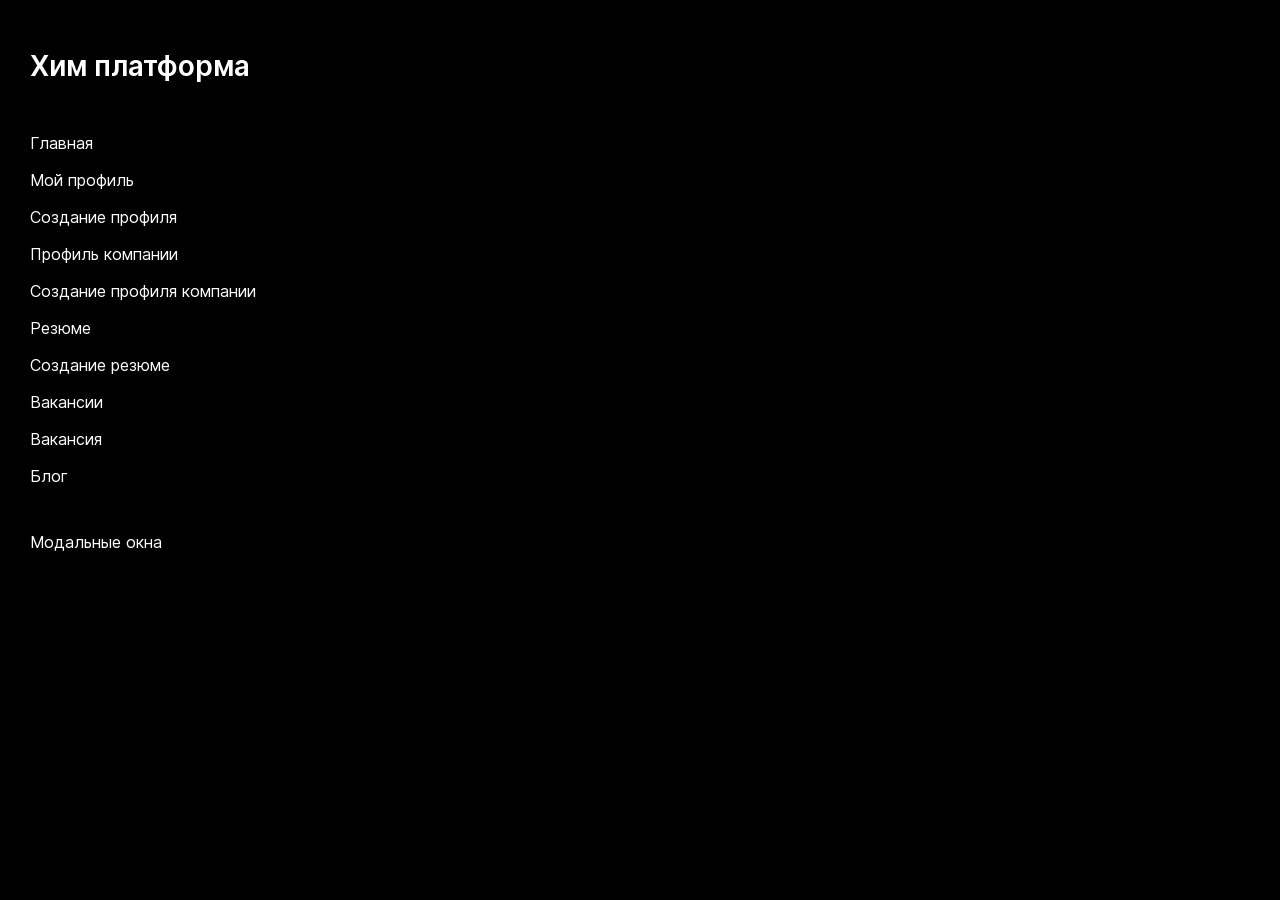
<file: index.html>
<!DOCTYPE html>
<html lang="ru">

<head>
  <meta charset="UTF-8" />
  <meta name="viewport" content="width=device-width, user-scalable=no, viewport-fit=cover" />

  <title>Все страницы</title>

  <link rel="icon" type="image/png" href="../../img/favicon/favicon-96x96.png" sizes="96x96" />
  <link rel="icon" type="image/svg+xml" href="../../img/favicon/favicon.svg" />
  <link rel="shortcut icon" href="../../img/favicon.ico" />
  <link rel="apple-touch-icon" sizes="180x180" href="../../img/favicon/apple-touch-icon.png" />
  <meta name="apple-mobile-web-app-title" content="Хим платформа" />

  <link rel="stylesheet" type="text/css" href="fonts/stylesheet.css" />
  <link rel="stylesheet" type="text/css" href="libs/select2/select2.min.css" />
  <link rel="stylesheet" type="text/css" href="css/style.css" />

  <style>
    body {
      padding: 50px 30px;
      background-color: #000;
      color: #fff;
    }

    h2 {
      color: #fff;
    }

    a {
      display: table;
      text-decoration: underline;
      text-decoration-color: transparent;
      transition: text-decoration 0.3s;
      text-underline-offset: 5px;
    }

    a:hover {
      text-decoration-color: #fff;
    }

    a+a {
      margin-top: 15px;
    }

    h2 {
      margin-bottom: 50px;
      display: block;
    }
  </style>
</head>

<body>

  <h2>Хим платформа</h2>

  <a href="pages/index/index.html">Главная</a>
  <a href="pages/profile/profile.html">Мой профиль</a>
  <a href="pages/create-profile/create-profile.html">Создание профиля</a>

  <a href="pages/profile-company/profile-company.html">Профиль компании</a>
  <a href="pages/create-company-profile/create-company-profile.html">Создание профиля компании</a>

  <a href="pages/resume/resume.html">Резюме</a>
  <a href="pages/create-resume/create-resume.html">Создание резюме</a>

  <a href="pages/job/job.html">Вакансии</a>
  <a href="pages/job-item/job-item.html">Вакансия</a>

  <a href="pages/blog/blog.html">Блог</a>

  <br />
  <br />

  <a href="pages/modals/modals.html">Модальные окна</a>

  <script src="libs/jquery/jquery-4.0.0.min.js"></script>
  <script src="libs/select2/select2.min.js"></script>
  <script src="js/main.js"></script>
</body>

</html>
</file>
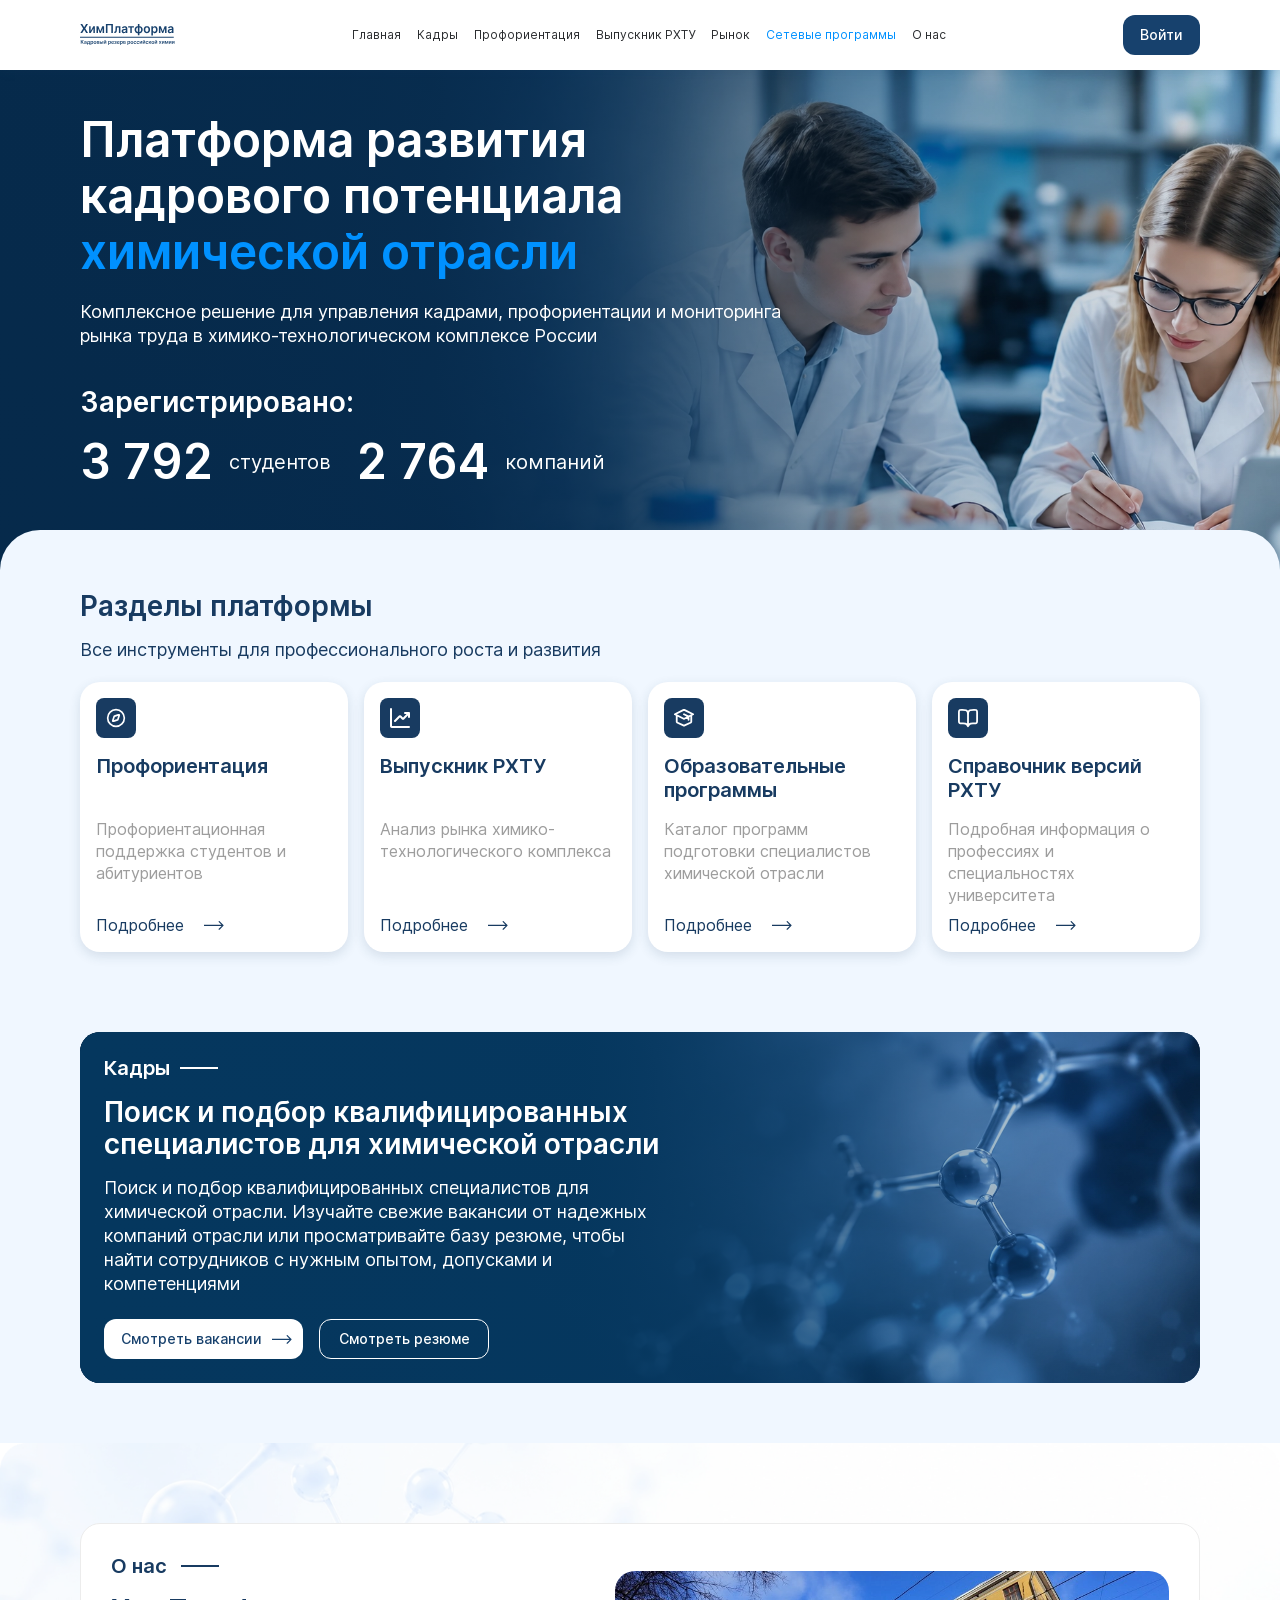
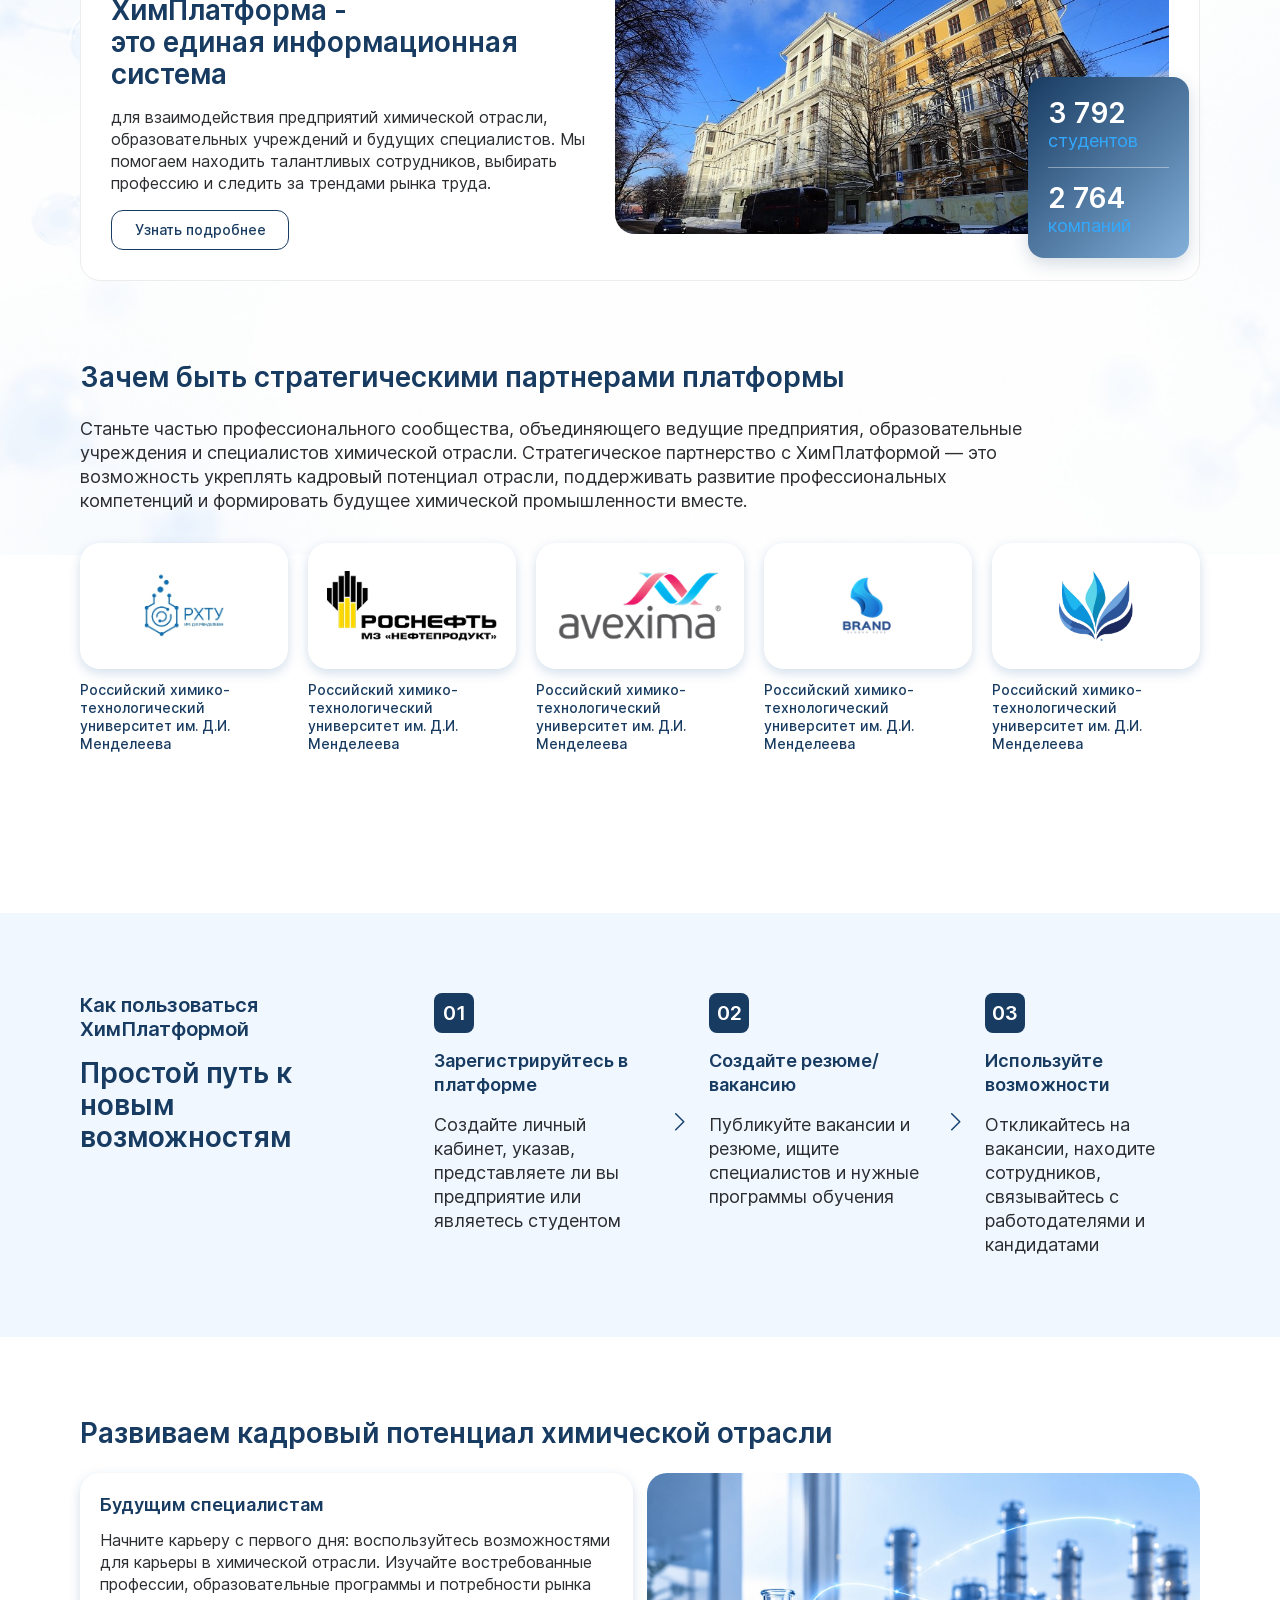
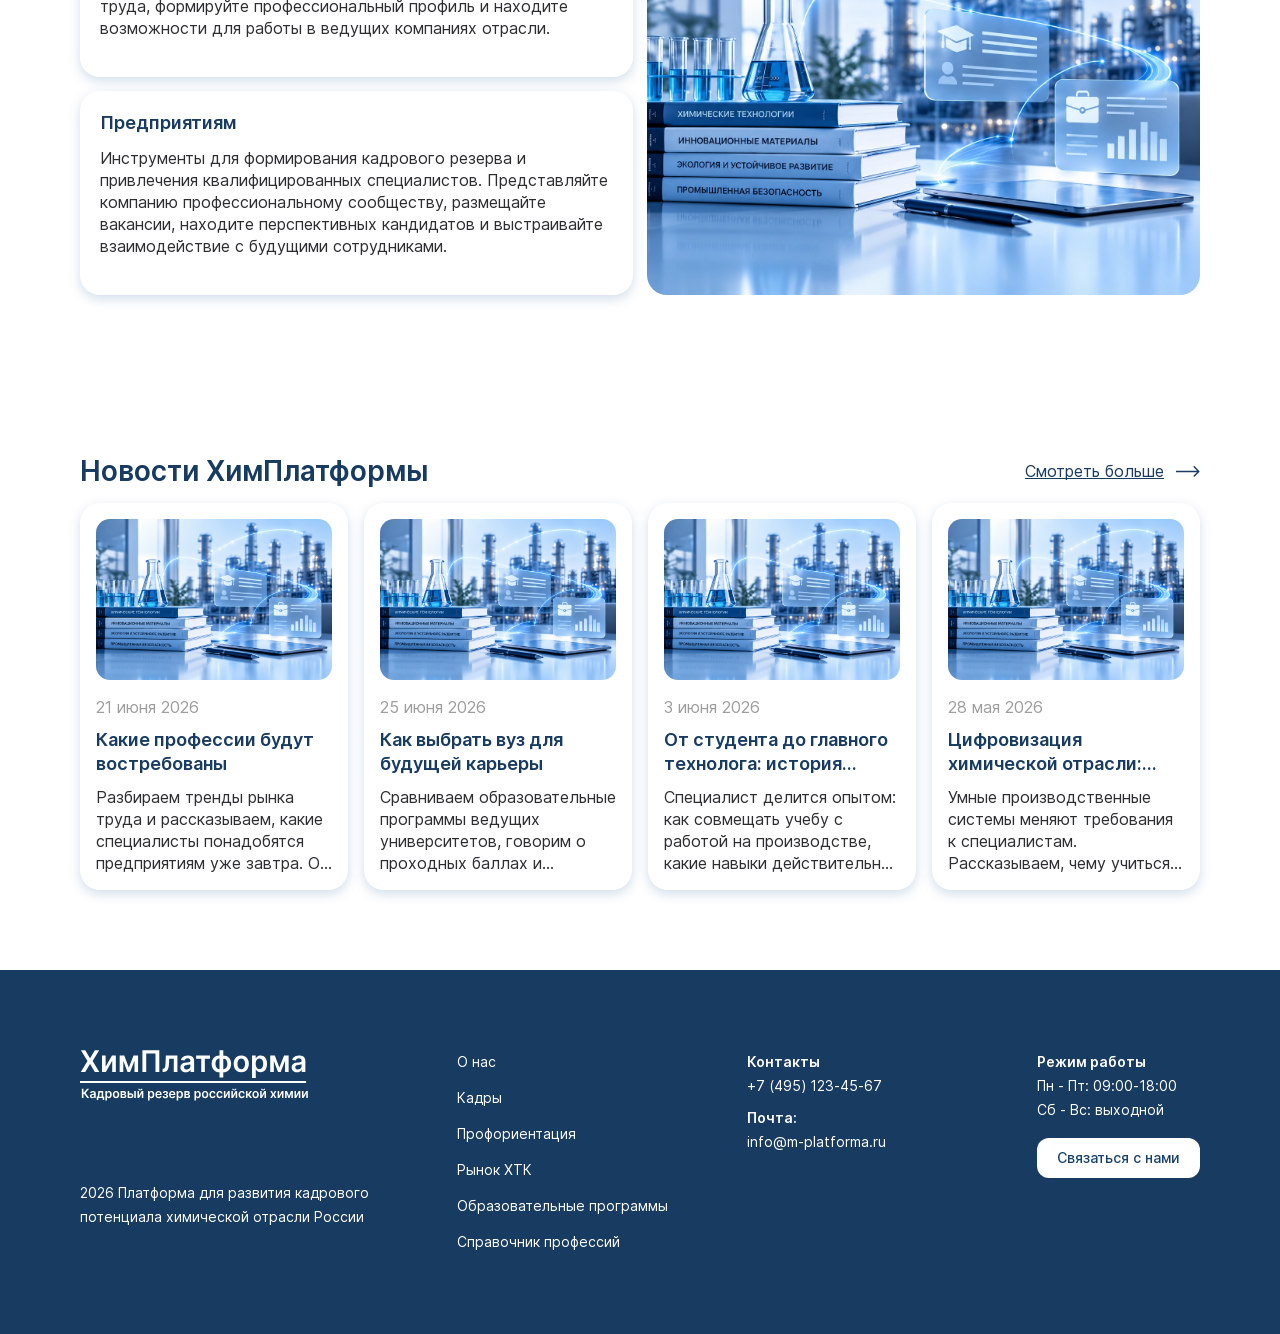
<file: pages/index/index.html>
<!DOCTYPE html>
<html lang="ru">

<head>
    <meta charset="UTF-8" />
    <meta name="viewport" content="width=device-width, user-scalable=no, viewport-fit=cover" />

    <title>Главная</title>

    <link rel="icon" type="image/png" href="../../img/favicon/favicon-96x96.png" sizes="96x96" />
    <link rel="icon" type="image/svg+xml" href="../../img/favicon/favicon.svg" />
    <link rel="shortcut icon" href="../../img/favicon.ico" />
    <link rel="apple-touch-icon" sizes="180x180" href="../../img/favicon/apple-touch-icon.png" />
    <meta name="apple-mobile-web-app-title" content="Хим платформа" />

    <link rel="stylesheet" type="text/css" href="../../fonts/stylesheet.css" />

    <link rel="stylesheet" type="text/css" href="../../libs/swiper/swiper-bundle.min.css" />
    <link rel="stylesheet" type="text/css" href="../../libs/select2/select2.min.css" />
    <link rel="stylesheet" type="text/css" href="../../libs/micromodal/micromodal.css" />
    <link rel="stylesheet" type="text/css" href="../../libs/fancybox/fancybox.css" />
    <link rel="stylesheet" type="text/css" href="../../libs/aos/aos.css" />
    <link rel="stylesheet" type="text/css" href="../../css/style.css" />
</head>

<body class="index-page">

    <div class="site-wrapper">
        <header class="header">
            <div class="container">
                <div class="header__inner">

                    <button class="header__burger"></button>

                    <a class="header__logo" href="/">
                        <img src="../../img/svg/logo.svg" alt="ХимПлатформа">
                    </a>

                    <nav class="header__nav">
                        <a href="#">Главная</a>
                        <a href="#">Кадры</a>
                        <a href="#">Профориентация</a>
                        <a href="#">Выпускник РХТУ</a>
                        <a href="#">Рынок</a>
                        <a href="#" class="proffessions">Сетевые программы</a>
                        <a href="#">О нас</a>
                    </nav>

                    <div class="header__actions">
                        <a class="header__profile btn btn--blueDark" href="#">Войти</a>
                        <!-- это после авторизации будет кнопка -->
                        <!-- <a class="header__lk btn btn--blueDark" href="#"></a> -->
                    </div>

                </div>
            </div>
        </header>

        <main class="main">
            <section class="home-hero">
                <picture class="home-hero__background">
                    <source media="(max-width: 767px)" srcset="../../img/home-hero-767.webp">
                    <source type="image/webp" srcset="../../img/home-hero.webp">
                    <img src="../../img/home-hero.jpg" alt="">
                </picture>

                <div class="container">
                    <div class="home-hero__content">
                        <h1 class="home-hero__title">
                            Платформа развития
                            кадрового потенциала
                            <span>химической отрасли</span>
                        </h1>

                        <p class="home-hero__description">
                            Комплексное решение для управления кадрами,
                            профориентации и мониторинга рынка труда в
                            химико-технологическом комплексе России
                        </p>

                        <div class="home-hero__statistics">
                            <span class="home-hero__statistics-title">Зарегистрировано:</span>
                            <div class="home-hero__statistics-list">
                                <div class="home-hero__statistics-item">
                                    <strong>3 792</strong>
                                    <span>студентов</span>
                                </div>
                                <div class="home-hero__statistics-item">
                                    <strong>2 764</strong>
                                    <span>компаний</span>
                                </div>
                            </div>
                        </div>
                    </div>
                </div>
            </section>

            <section class="home-platform">
                <div class="container">
                    <div class="home-platform__heading">
                        <h2 class="caption caption--h2">Разделы платформы</h2>
                        <p>Все инструменты для профессионального роста и развития</p>
                    </div>

                    <div class="home-platform__cards">
                        <article class="home-platform-card">
                            <span class="home-platform-card__icon">
                                <svg width="24" height="24" viewBox="0 0 24 24" fill="none"
                                    xmlns="http://www.w3.org/2000/svg">
                                    <path
                                        d="M22 12C22 17.5228 17.5228 22 12 22C6.47715 22 2 17.5228 2 12C2 6.47715 6.47715 2 12 2C17.5228 2 22 6.47715 22 12ZM9.75351 10.2595L8.26596 14.7221C8.10312 15.2107 8.02169 15.4549 8.07962 15.6174C8.13003 15.7587 8.24127 15.87 8.38263 15.9204C8.54507 15.9783 8.78935 15.8969 9.27789 15.734L13.7405 14.2465C13.8797 14.2001 13.9492 14.1769 14.007 14.1374C14.0582 14.1024 14.1024 14.0582 14.1374 14.007C14.1769 13.9492 14.2001 13.8797 14.2465 13.7405L15.734 9.27789C15.8969 8.78935 15.9783 8.54507 15.9204 8.38263C15.87 8.24127 15.7587 8.13003 15.6174 8.07962C15.4549 8.02169 15.2107 8.10312 14.7221 8.26596L10.2595 9.75351C10.1203 9.79989 10.0508 9.82308 9.99299 9.8626C9.94182 9.8976 9.8976 9.94182 9.8626 9.99299C9.82308 10.0508 9.79989 10.1203 9.75351 10.2595Z"
                                        stroke-width="2" stroke-linecap="round" stroke-linejoin="round"
                                        stroke="white" />
                                </svg>
                            </span>
                            <h3>Профориентация</h3>
                            <p>Профориентационная поддержка студентов и абитуриентов</p>
                            <a href="#">Подробнее</a>
                        </article>

                        <article class="home-platform-card">
                            <span class="home-platform-card__icon">
                                <svg width="20" height="20" viewBox="0 0 20 20" fill="none"
                                    xmlns="http://www.w3.org/2000/svg">
                                    <path
                                        d="M19 19H2.6C2.03995 19 1.75992 19 1.54601 18.891C1.35785 18.7951 1.20487 18.6422 1.10899 18.454C1 18.2401 1 17.9601 1 17.4V1M19 5L13.5657 10.4343C13.3677 10.6323 13.2687 10.7313 13.1545 10.7684C13.0541 10.8011 12.9459 10.8011 12.8455 10.7684C12.7313 10.7313 12.6323 10.6323 12.4343 10.4343L10.5657 8.56569C10.3677 8.36768 10.2687 8.26867 10.1545 8.23158C10.0541 8.19895 9.94591 8.19895 9.84549 8.23158C9.73133 8.26867 9.63232 8.36768 9.43431 8.56569L5 13M19 9V5H15"
                                        stroke-width="2" stroke-linecap="round" stroke-linejoin="round"
                                        stroke="white" />
                                </svg>

                            </span>
                            <h3>Выпускник РХТУ</h3>
                            <p>Анализ рынка химико-технологического комплекса</p>
                            <a href="#">Подробнее</a>
                        </article>

                        <article class="home-platform-card">
                            <span class="home-platform-card__icon">
                                <svg width="22" height="20" viewBox="0 0 22 20" fill="none"
                                    xmlns="http://www.w3.org/2000/svg">
                                    <path
                                        d="M16 11.941V8.93541C16 8.75593 16 8.66619 15.9727 8.58696C15.9485 8.5169 15.9091 8.45309 15.8572 8.40014C15.7986 8.34027 15.7183 8.30013 15.5578 8.21987L11 5.94098M3 6.94098V13.7476C3 14.1195 3 14.3055 3.05802 14.4683C3.10931 14.6122 3.1929 14.7425 3.30238 14.8491C3.42622 14.9697 3.59527 15.0471 3.93335 15.2021L10.3334 18.1354C10.5786 18.2478 10.7012 18.304 10.8289 18.3262C10.9421 18.3459 11.0579 18.3459 11.1711 18.3262C11.2988 18.304 11.4214 18.2478 11.6666 18.1354L18.0666 15.2021C18.4047 15.0471 18.5738 14.9697 18.6976 14.8491C18.8071 14.7425 18.8907 14.6122 18.942 14.4683C19 14.3055 19 14.1195 19 13.7476V6.94098M1 5.94098L10.6422 1.11987C10.7734 1.05428 10.839 1.02148 10.9078 1.00857C10.9687 0.997142 11.0313 0.997142 11.0922 1.00857C11.161 1.02148 11.2266 1.05428 11.3578 1.11987L21 5.94098L11.3578 10.7621C11.2266 10.8277 11.161 10.8605 11.0922 10.8734C11.0313 10.8848 10.9687 10.8848 10.9078 10.8734C10.839 10.8605 10.7734 10.8277 10.6422 10.7621L1 5.94098Z"
                                        stroke-width="2" stroke-linecap="round" stroke-linejoin="round"
                                        stroke="white" />
                                </svg>

                            </span>
                            <h3>Образовательные программы</h3>
                            <p>Каталог программ подготовки специалистов химической отрасли</p>
                            <a href="#">Подробнее</a>
                        </article>

                        <article class="home-platform-card">
                            <span class="home-platform-card__icon">
                                <svg width="22" height="20" viewBox="0 0 22 20" fill="none"
                                    xmlns="http://www.w3.org/2000/svg">
                                    <path
                                        d="M11 7.4C11 5.15979 11 4.03968 11.436 3.18404C11.8195 2.43139 12.4314 1.81947 13.184 1.43597C14.0397 1 15.1598 1 17.4 1H17.8C18.9201 1 19.4802 1 19.908 1.21799C20.2843 1.40973 20.5903 1.71569 20.782 2.09202C21 2.51984 21 3.07989 21 4.2V12.8C21 13.9201 21 14.4802 20.782 14.908C20.5903 15.2843 20.2843 15.5903 19.908 15.782C19.4802 16 18.9201 16 17.8 16H16.4252C15.1729 16 14.5467 16 13.9784 16.1726C13.4752 16.3254 13.0071 16.5759 12.6009 16.9098C12.142 17.287 11.7947 17.808 11.1001 18.8499L11 19L10.8999 18.8499C10.2053 17.808 9.85798 17.287 9.3991 16.9098C8.99286 16.5759 8.52476 16.3254 8.02161 16.1726C7.45325 16 6.82711 16 5.57482 16H4.2C3.07989 16 2.51984 16 2.09202 15.782C1.71569 15.5903 1.40973 15.2843 1.21799 14.908C1 14.4802 1 13.9201 1 12.8V4.2C1 3.07989 1 2.51984 1.21799 2.09202C1.40973 1.71569 1.71569 1.40973 2.09202 1.21799C2.51984 1 3.07989 1 4.2 1H4.6C6.84021 1 7.96031 1 8.81596 1.43597C9.56861 1.81947 10.1805 2.43139 10.564 3.18404C11 4.03968 11 5.15979 11 7.4ZM11 19V7.4"
                                        stroke-width="2" stroke-linecap="round" stroke-linejoin="round"
                                        stroke="white" />
                                </svg>
                            </span>
                            <h3>Справочник версий РХТУ</h3>
                            <p>Подробная информация о профессиях и специальностях университета</p>
                            <a href="#">Подробнее</a>
                        </article>
                    </div>

                    <article class="home-platform-promo">
                        <picture class="home-platform-promo__background">
                            <source media="(max-width: 767px)" srcset="../../img/job-hero-767.webp">
                            <source type="image/webp" srcset="../../img/job-hero.webp">
                            <img src="../../img/job-hero.png" alt="">
                        </picture>

                        <div class="home-platform-promo__content">
                            <span class="home-platform-promo__label">Кадры</span>
                            <h2>Поиск и подбор квалифицированных<br> специалистов для химической отрасли</h2>
                            <p>
                                Поиск и подбор квалифицированных специалистов для химической отрасли. Изучайте свежие
                                вакансии от надежных компаний отрасли или просматривайте базу резюме, чтобы найти
                                сотрудников с нужным опытом, допусками и компетенциями
                            </p>
                            <div class="home-platform-promo__actions">
                                <a class="btn btn--white btn--see" href="#">Смотреть вакансии</a>
                                <a class="btn home-platform-promo__outline" href="#">Смотреть резюме</a>
                            </div>
                        </div>
                    </article>
                </div>
            </section>

            <section class="home-about">
                <div class="container">
                    <div class="home-about__card">
                        <div class="home-about__content">
                            <span class="home-about__label">О нас</span>
                            <h2 class="caption caption--h2">
                                ХимПлатформа -<br>
                                это единая информационная система
                            </h2>
                            <p>
                                для взаимодействия предприятий химической отрасли, образовательных учреждений и будущих
                                специалистов. Мы помогаем находить талантливых сотрудников, выбирать профессию и следить
                                за трендами рынка труда.
                            </p>
                            <a class="home-about__button btn btn--blueDarkBorder" href="#">Узнать подробнее</a>
                        </div>

                        <div class="home-about__media">
                            <picture class="home-about__image">
                                <source type="image/webp" srcset="../../img/home-about.webp">
                                <img src="../../img/home-about.jpg" alt="Здание университета">
                            </picture>

                            <dl class="home-about__statistics">
                                <div>
                                    <dt>3 792</dt>
                                    <dd>студентов</dd>
                                </div>
                                <div>
                                    <dt>2 764</dt>
                                    <dd>компаний</dd>
                                </div>
                            </dl>
                        </div>
                    </div>

                    <section class="home-partners">
                        <div class="home-partners__heading">
                            <h2 class="caption caption--h2">Зачем быть стратегическими партнерами платформы</h2>
                            <p>
                                Станьте частью профессионального сообщества, объединяющего ведущие предприятия,
                                образовательные учреждения и специалистов химической отрасли. Стратегическое
                                партнерство с
                                ХимПлатформой — это возможность укреплять кадровый потенциал отрасли, поддерживать
                                развитие
                                профессиональных компетенций и формировать будущее химической промышленности вместе.
                            </p>
                        </div>

                        <div class="home-partners__list">
                            <article class="home-partner">
                                <picture class="home-partner__logo">
                                    <source type="image/webp" srcset="../../img/picbrand1.webp">
                                    <img src="../../img/picbrand1.png" alt="Логотип партнера">
                                </picture>
                                <p>Российский химико-технологический университет им. Д.И. Менделеева</p>
                            </article>

                            <article class="home-partner">
                                <picture class="home-partner__logo">
                                    <source type="image/webp" srcset="../../img/picbrand2.webp">
                                    <img src="../../img/picbrand2.png" alt="Логотип партнера">
                                </picture>
                                <p>Российский химико-технологический университет им. Д.И. Менделеева</p>
                            </article>

                            <article class="home-partner">
                                <picture class="home-partner__logo">
                                    <source type="image/webp" srcset="../../img/picbrand3.webp">
                                    <img src="../../img/picbrand3.png" alt="Логотип партнера">
                                </picture>
                                <p>Российский химико-технологический университет им. Д.И. Менделеева</p>
                            </article>

                            <article class="home-partner">
                                <picture class="home-partner__logo">
                                    <source type="image/webp" srcset="../../img/picbrand4.webp">
                                    <img src="../../img/picbrand4.png" alt="Логотип партнера">
                                </picture>
                                <p>Российский химико-технологический университет им. Д.И. Менделеева</p>
                            </article>

                            <article class="home-partner">
                                <picture class="home-partner__logo">
                                    <source type="image/webp" srcset="../../img/picbrand5.webp">
                                    <img src="../../img/picbrand5.png" alt="Логотип партнера">
                                </picture>
                                <p>Российский химико-технологический университет им. Д.И. Менделеева</p>
                            </article>
                        </div>
                    </section>
                </div>
            </section>

            <section class="home-steps">
                <div class="container">
                    <div class="home-steps__layout">
                        <div class="home-steps__heading">
                            <span class="home-steps__label">Как пользоваться ХимПлатформой</span>
                            <h2 class="caption caption--h2">Простой путь к новым возможностям</h2>
                        </div>

                        <ol class="home-steps__list">
                            <li class="home-step">
                                <span class="home-step__number">01</span>
                                <h3>Зарегистрируйтесь в платформе</h3>
                                <p>Создайте личный кабинет, указав, представляете ли вы предприятие или являетесь
                                    студентом</p>
                            </li>
                            <li class="home-step">
                                <span class="home-step__number">02</span>
                                <h3>Создайте резюме/вакансию</h3>
                                <p>Публикуйте вакансии
                                    и резюме, ищите специалистов и нужные программы обучения</p>
                            </li>
                            <li class="home-step">
                                <span class="home-step__number">03</span>
                                <h3>Используйте возможности</h3>
                                <p>Откликайтесь на вакансии, находите сотрудников, связывайтесь с работодателями и
                                    кандидатами</p>
                            </li>
                        </ol>
                    </div>
                </div>
            </section>

            <section class="home-potential">
                <div class="container">
                    <h2 class="caption caption--h2">Развиваем кадровый потенциал химической отрасли</h2>

                    <div class="home-potential__layout">
                        <div class="home-potential__cards">
                            <article class="home-potential-card">
                                <h3>Будущим специалистам</h3>
                                <p>
                                    Начните карьеру с первого дня: воспользуйтесь возможностями для карьеры в химической
                                    отрасли. Изучайте востребованные профессии, образовательные программы и потребности
                                    рынка труда, формируйте профессиональный профиль и находите возможности для работы в
                                    ведущих компаниях отрасли.
                                </p>
                            </article>

                            <article class="home-potential-card">
                                <h3>Предприятиям</h3>
                                <p>
                                    Инструменты для формирования кадрового резерва и привлечения квалифицированных
                                    специалистов. Представляйте компанию профессиональному сообществу, размещайте
                                    вакансии, находите перспективных кандидатов и выстраивайте взаимодействие с будущими
                                    сотрудниками.
                                </p>
                            </article>
                        </div>

                        <picture class="home-potential__image">
                            <source type="image/webp" srcset="../../img/home-potential.webp">
                            <img src="../../img/home-potential.png" alt="Химическая промышленность">
                        </picture>
                    </div>
                </div>
            </section>

            <section class="home-news">
                <div class="container">
                    <div class="home-news__heading">
                        <h2 class="caption caption--h2">Новости ХимПлатформы</h2>
                        <a href="../blog/blog.html" class="link-arrow">Смотреть больше</a>
                    </div>
                    <div class="slider-news swiper">
                        <div class="home-news__list swiper-wrapper">
                            <div class="news-card swiper-slide">
                                <a href="#" class="news-card__image">
                                    <source type="image/webp" srcset="../../img/home-potential.webp">
                                    <img src="../../img/home-potential.png" alt="">
                                </a>
                                <div class="news-card__content">
                                    <time datetime="2026-06-21">21 июня 2026</time>
                                    <a href="#" class="caption caption--h3">Какие профессии будут востребованы</a>
                                    <p>
                                        Разбираем тренды рынка труда и рассказываем, какие специалисты понадобятся
                                        предприятиям уже завтра. От инженеров-экологов до енды рынка труда и
                                        рассказываем,
                                        какие специалисты понадобятся
                                        предприятиям уже завтра. От инженеров-экологов до
                                    </p>
                                </div>
                            </div>

                            <div class="news-card swiper-slide">
                                <a href="#" class="news-card__image">
                                    <source type="image/webp" srcset="../../img/home-potential.webp">
                                    <img src="../../img/home-potential.png" alt="">
                                </a>
                                <div class="news-card__content">
                                    <time datetime="2026-06-25">25 июня 2026</time>
                                    <a href="#" class="caption caption--h3">Как выбрать вуз для будущей карьеры</a>
                                    <p>
                                        Сравниваем образовательные программы ведущих университетов, говорим о проходных
                                        баллах и возможностях целевого
                                    </p>
                                </div>
                            </div>

                            <div class="news-card swiper-slide">
                                <a href="#" class="news-card__image">
                                    <source type="image/webp" srcset="../../img/home-potential.webp">
                                    <img src="../../img/home-potential.png" alt="">
                                </a>
                                <div class="news-card__content">
                                    <time datetime="2026-06-03">3 июня 2026</time>
                                    <a href="#" class="caption caption--h3">От студента до главного технолога: история
                                        успеха</a>
                                    <p>
                                        Специалист делится опытом: как совмещать учебу с работой на производстве, какие
                                        навыки действительно пригодились и где искать первую
                                    </p>
                                </div>
                            </div>

                            <div class="news-card swiper-slide">
                                <a href="#" class="news-card__image">
                                    <source type="image/webp" srcset="../../img/home-potential.webp">
                                    <img src="../../img/home-potential.png" alt="">
                                </a>
                                <div class="news-card__content">
                                    <time datetime="2026-05-28">28 мая 2026</time>
                                    <a href="#" class="caption caption--h3">Цифровизация химической отрасли: какие
                                        навыки</a>
                                    <p>
                                        Умные производственные системы меняют требования к специалистам. Рассказываем,
                                        чему
                                        учиться уже сейчас, чтобы оставаться востребованным специалистам специалистам
                                        специалистам
                                    </p>
                                </div>
                            </div>
                        </div>

                    </div>
                    <div class="home-news__controls">
                        <a href="../blog/blog.html" class="link-arrow">Смотреть больше</a>
                    </div>
                </div>
            </section>

        </main>

        <footer class="footer">
            <div class="container">
                <div class="footer__inner">
                    <div class="footer__about">
                        <a class="footer__logo" href="/">
                            <img src="../../img/svg/logo-white.svg" alt="ХимПлатформа">
                        </a>
                    </div>

                    <div class="footer__nav">
                        <a href="#">О нас</a>
                        <a href="#">Кадры</a>
                        <a href="#">Профориентация</a>
                        <a href="#">Рынок ХТК</a>
                        <a href="#">Образовательные программы</a>
                        <a href="#">Справочник профессий</a>
                    </div>

                    <div class="footer__contacts">
                        <strong>Контакты</strong>
                        <a href="tel:+74951234567">+7 (495) 123-45-67</a>
                        <strong>Почта:</strong>
                        <a href="mailto:info@m-platforma.ru">info@m-platforma.ru</a>
                    </div>

                    <div class="footer__schedule">
                        <strong>Режим работы</strong>
                        <span>Пн - Пт: 09:00-18:00</span>
                        <span>Сб - Вс: выходной</span>
                        <a class="footer__button btn btn--white" href="#">Связаться с нами</a>
                    </div>

                    <p class="footer__copyright"><span class="thisYear">2026</span> Платформа для развития кадрового
                        потенциала химической отрасли России</p>

                </div>
            </div>
        </footer>
    </div>

    <div class="overlay"></div>

</body>

<script src="../../libs/jquery/jquery-4.0.0.min.js"></script>
<script src="../../libs/swiper/swiper-bundle.min.js"></script>
<script src="../../libs/select2/select2.min.js"></script>
<script src="../../libs/micromodal/micromodal.min.js"></script>
<script src="../../libs/tabslet/jquery.tabslet.min.js"></script>
<script src="../../libs/fancybox/fancybox.umd.js"></script>
<script src="../../libs/aos/aos.js"></script>
<script src="../../js/main.js"></script>

</html>
</file>
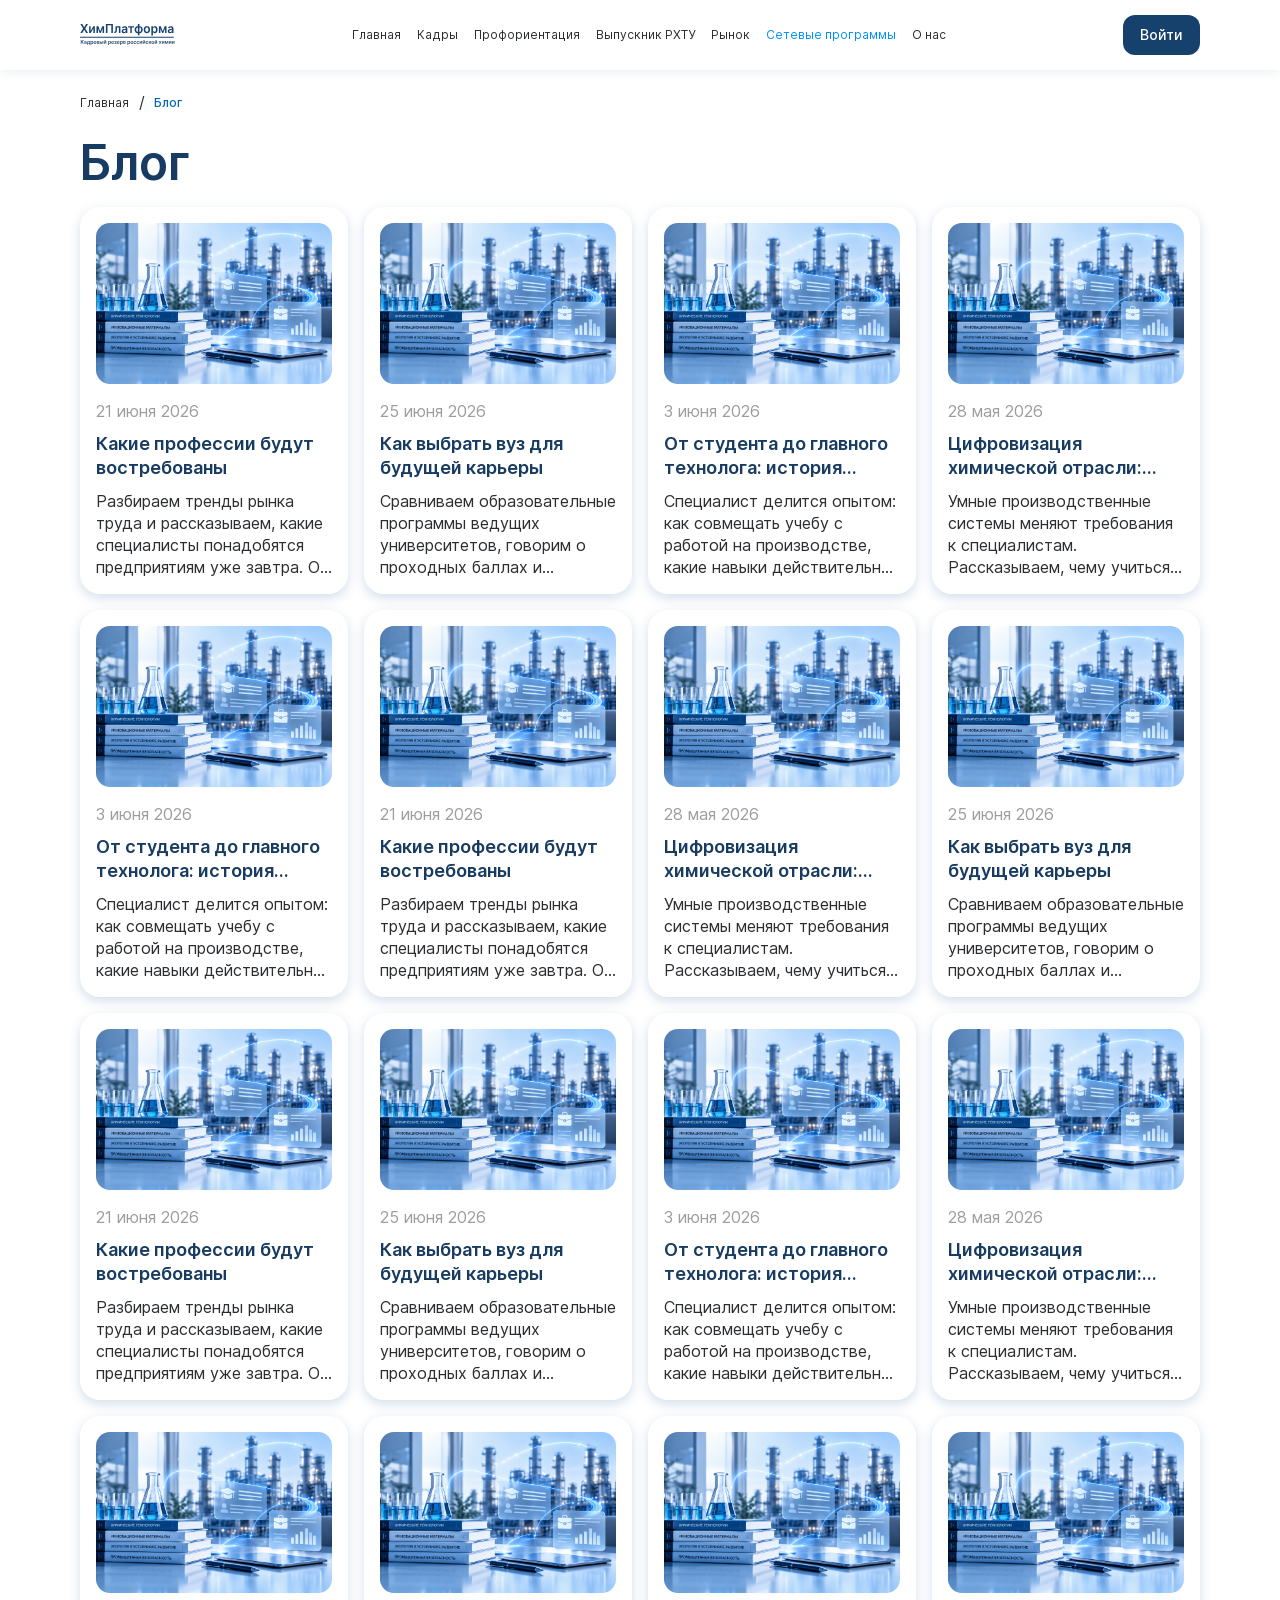
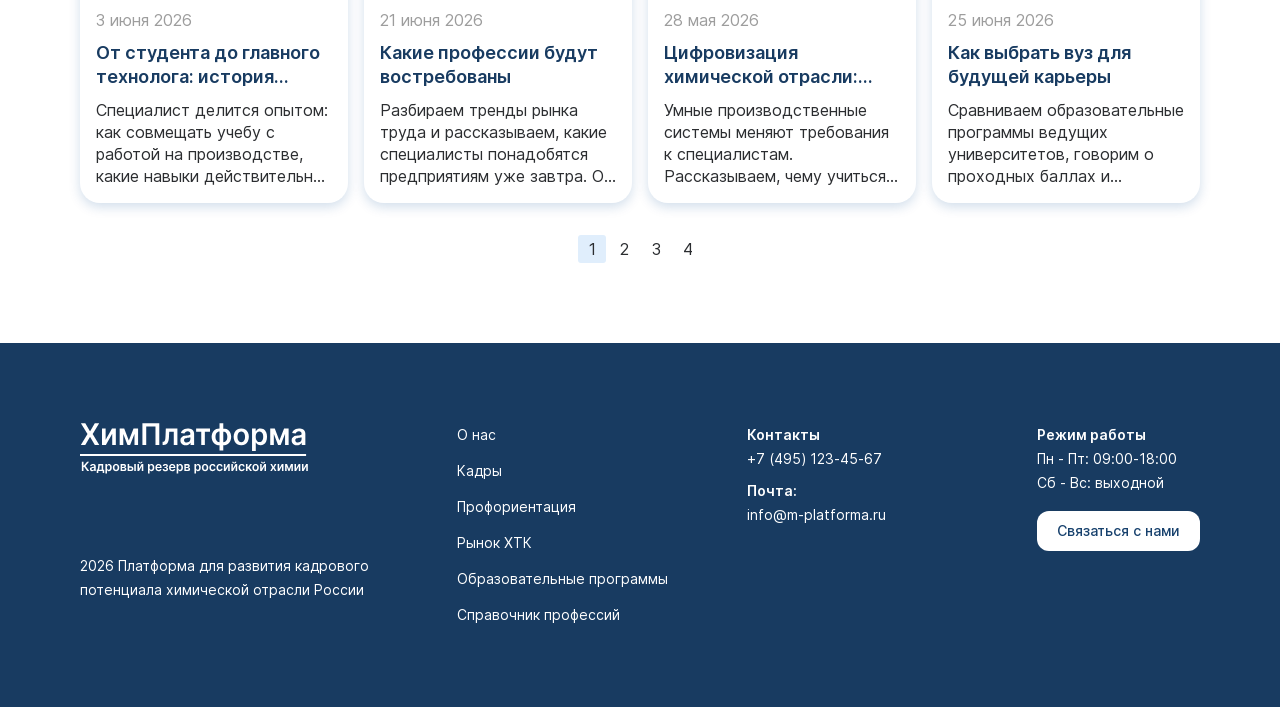
<file: pages/blog/blog.html>
<!DOCTYPE html>
<html lang="ru">

<head>
    <meta charset="UTF-8" />
    <meta name="viewport" content="width=device-width, user-scalable=no, viewport-fit=cover" />

    <title>Блог</title>

    <link rel="icon" type="image/png" href="../../img/favicon/favicon-96x96.png" sizes="96x96" />
    <link rel="icon" type="image/svg+xml" href="../../img/favicon/favicon.svg" />
    <link rel="shortcut icon" href="../../img/favicon.ico" />
    <link rel="apple-touch-icon" sizes="180x180" href="../../img/favicon/apple-touch-icon.png" />
    <meta name="apple-mobile-web-app-title" content="Хим платформа" />

    <link rel="stylesheet" type="text/css" href="../../fonts/stylesheet.css" />
    <link rel="stylesheet" type="text/css" href="../../libs/swiper/swiper-bundle.min.css" />
    <link rel="stylesheet" type="text/css" href="../../libs/select2/select2.min.css" />
    <link rel="stylesheet" type="text/css" href="../../libs/micromodal/micromodal.css" />
    <link rel="stylesheet" type="text/css" href="../../libs/fancybox/fancybox.css" />
    <link rel="stylesheet" type="text/css" href="../../libs/aos/aos.css" />
    <link rel="stylesheet" type="text/css" href="../../css/style.css" />
</head>

<body class="index-page">

    <div class="site-wrapper">
        <header class="header">
            <div class="container">
                <div class="header__inner">
                    <button class="header__burger"></button>

                    <a class="header__logo" href="/">
                        <img src="../../img/svg/logo.svg" alt="ХимПлатформа">
                    </a>

                    <nav class="header__nav">
                        <a href="#">Главная</a>
                        <a href="#">Кадры</a>
                        <a href="#">Профориентация</a>
                        <a href="#">Выпускник РХТУ</a>
                        <a href="#">Рынок</a>
                        <a href="#" class="proffessions">Сетевые программы</a>
                        <a href="#">О нас</a>
                    </nav>

                    <div class="header__actions">
                        <a class="header__profile btn btn--blueDark" href="#">Войти</a>
                        <!-- это после авторизации будет кнопка -->
                        <!-- <a class="header__lk btn btn--blueDark" href="#"></a> -->
                    </div>
                </div>
            </div>
        </header>

        <main class="main">
            <div class="breadcrumbs">
                <div class="container">
                    <ul class="breadcrumbs__list">
                        <li><a href="#">Главная</a></li>
                        <li><span>Блог</span></li>
                    </ul>
                    <a href="#" class="breadcrumbs__mobile">Главная</a>
                </div>
            </div>

            <section class="blog-page">
                <div class="container">
                    <h1 class="blog-page__title caption caption--h1">Блог</h1>

                    <div class="blog-page__list">
                        <div class="news-card">
                            <a href="#" class="news-card__image">
                                <source type="image/webp" srcset="../../img/home-potential.webp">
                                <img src="../../img/home-potential.png" alt="">
                            </a>
                            <div class="news-card__content">
                                <time datetime="2026-06-21">21 июня 2026</time>
                                <a href="#" class="caption caption--h3">Какие профессии будут востребованы</a>
                                <p>
                                    Разбираем тренды рынка труда и рассказываем, какие специалисты понадобятся
                                    предприятиям уже завтра. От инженеров-экологов до...
                                </p>
                            </div>
                        </div>

                        <div class="news-card">
                            <a href="#" class="news-card__image">
                                <source type="image/webp" srcset="../../img/home-potential.webp">
                                <img src="../../img/home-potential.png" alt="">
                            </a>
                            <div class="news-card__content">
                                <time datetime="2026-06-25">25 июня 2026</time>
                                <a href="#" class="caption caption--h3">Как выбрать вуз для будущей карьеры</a>
                                <p>
                                    Сравниваем образовательные программы ведущих университетов, говорим о проходных
                                    баллах и возможностях целевого...
                                </p>
                            </div>
                        </div>

                        <div class="news-card">
                            <a href="#" class="news-card__image">
                                <source type="image/webp" srcset="../../img/home-potential.webp">
                                <img src="../../img/home-potential.png" alt="">
                            </a>
                            <div class="news-card__content">
                                <time datetime="2026-06-03">3 июня 2026</time>
                                <a href="#" class="caption caption--h3">От студента до главного технолога: история
                                    успеха</a>
                                <p>
                                    Специалист делится опытом: как совмещать учебу с работой на производстве, какие
                                    навыки действительно пригодились и где искать первую стажировку...
                                </p>
                            </div>
                        </div>

                        <div class="news-card">
                            <a href="#" class="news-card__image">
                                <source type="image/webp" srcset="../../img/home-potential.webp">
                                <img src="../../img/home-potential.png" alt="">
                            </a>
                            <div class="news-card__content">
                                <time datetime="2026-05-28">28 мая 2026</time>
                                <a href="#" class="caption caption--h3">Цифровизация химической отрасли: какие
                                    навыки</a>
                                <p>
                                    Умные производственные системы меняют требования к специалистам. Рассказываем, чему
                                    учиться уже сейчас, чтобы оставаться востребованным...
                                </p>
                            </div>
                        </div>

                        <div class="news-card">
                            <a href="#" class="news-card__image">
                                <source type="image/webp" srcset="../../img/home-potential.webp">
                                <img src="../../img/home-potential.png" alt="">
                            </a>
                            <div class="news-card__content">
                                <time datetime="2026-06-03">3 июня 2026</time>
                                <a href="#" class="caption caption--h3">От студента до главного технолога: история
                                    успеха</a>
                                <p>
                                    Специалист делится опытом: как совмещать учебу с работой на производстве, какие
                                    навыки действительно пригодились и где искать первую стажировку...
                                </p>
                            </div>
                        </div>

                        <div class="news-card">
                            <a href="#" class="news-card__image">
                                <source type="image/webp" srcset="../../img/home-potential.webp">
                                <img src="../../img/home-potential.png" alt="">
                            </a>
                            <div class="news-card__content">
                                <time datetime="2026-06-21">21 июня 2026</time>
                                <a href="#" class="caption caption--h3">Какие профессии будут востребованы</a>
                                <p>
                                    Разбираем тренды рынка труда и рассказываем, какие специалисты понадобятся
                                    предприятиям уже завтра. От инженеров-экологов до...
                                </p>
                            </div>
                        </div>

                        <div class="news-card">
                            <a href="#" class="news-card__image">
                                <source type="image/webp" srcset="../../img/home-potential.webp">
                                <img src="../../img/home-potential.png" alt="">
                            </a>
                            <div class="news-card__content">
                                <time datetime="2026-05-28">28 мая 2026</time>
                                <a href="#" class="caption caption--h3">Цифровизация химической отрасли: какие
                                    навыки</a>
                                <p>
                                    Умные производственные системы меняют требования к специалистам. Рассказываем, чему
                                    учиться уже сейчас, чтобы оставаться востребованным...
                                </p>
                            </div>
                        </div>

                        <div class="news-card">
                            <a href="#" class="news-card__image">
                                <source type="image/webp" srcset="../../img/home-potential.webp">
                                <img src="../../img/home-potential.png" alt="">
                            </a>
                            <div class="news-card__content">
                                <time datetime="2026-06-25">25 июня 2026</time>
                                <a href="#" class="caption caption--h3">Как выбрать вуз для будущей карьеры</a>
                                <p>
                                    Сравниваем образовательные программы ведущих университетов, говорим о проходных
                                    баллах и возможностях целевого...
                                </p>
                            </div>
                        </div>

                        <div class="news-card">
                            <a href="#" class="news-card__image">
                                <source type="image/webp" srcset="../../img/home-potential.webp">
                                <img src="../../img/home-potential.png" alt="">
                            </a>
                            <div class="news-card__content">
                                <time datetime="2026-06-21">21 июня 2026</time>
                                <a href="#" class="caption caption--h3">Какие профессии будут востребованы</a>
                                <p>
                                    Разбираем тренды рынка труда и рассказываем, какие специалисты понадобятся
                                    предприятиям уже завтра. От инженеров-экологов до...
                                </p>
                            </div>
                        </div>

                        <div class="news-card">
                            <a href="#" class="news-card__image">
                                <source type="image/webp" srcset="../../img/home-potential.webp">
                                <img src="../../img/home-potential.png" alt="">
                            </a>
                            <div class="news-card__content">
                                <time datetime="2026-06-25">25 июня 2026</time>
                                <a href="#" class="caption caption--h3">Как выбрать вуз для будущей карьеры</a>
                                <p>
                                    Сравниваем образовательные программы ведущих университетов, говорим о проходных
                                    баллах и возможностях целевого...
                                </p>
                            </div>
                        </div>

                        <div class="news-card">
                            <a href="#" class="news-card__image">
                                <source type="image/webp" srcset="../../img/home-potential.webp">
                                <img src="../../img/home-potential.png" alt="">
                            </a>
                            <div class="news-card__content">
                                <time datetime="2026-06-03">3 июня 2026</time>
                                <a href="#" class="caption caption--h3">От студента до главного технолога: история
                                    успеха</a>
                                <p>
                                    Специалист делится опытом: как совмещать учебу с работой на производстве, какие
                                    навыки действительно пригодились и где искать первую стажировку...
                                </p>
                            </div>
                        </div>

                        <div class="news-card">
                            <a href="#" class="news-card__image">
                                <source type="image/webp" srcset="../../img/home-potential.webp">
                                <img src="../../img/home-potential.png" alt="">
                            </a>
                            <div class="news-card__content">
                                <time datetime="2026-05-28">28 мая 2026</time>
                                <a href="#" class="caption caption--h3">Цифровизация химической отрасли: какие
                                    навыки</a>
                                <p>
                                    Умные производственные системы меняют требования к специалистам. Рассказываем, чему
                                    учиться уже сейчас, чтобы оставаться востребованным...
                                </p>
                            </div>
                        </div>

                        <div class="news-card">
                            <a href="#" class="news-card__image">
                                <source type="image/webp" srcset="../../img/home-potential.webp">
                                <img src="../../img/home-potential.png" alt="">
                            </a>
                            <div class="news-card__content">
                                <time datetime="2026-06-03">3 июня 2026</time>
                                <a href="#" class="caption caption--h3">От студента до главного технолога: история
                                    успеха</a>
                                <p>
                                    Специалист делится опытом: как совмещать учебу с работой на производстве, какие
                                    навыки действительно пригодились и где искать первую стажировку...
                                </p>
                            </div>
                        </div>

                        <div class="news-card">
                            <a href="#" class="news-card__image">
                                <source type="image/webp" srcset="../../img/home-potential.webp">
                                <img src="../../img/home-potential.png" alt="">
                            </a>
                            <div class="news-card__content">
                                <time datetime="2026-06-21">21 июня 2026</time>
                                <a href="#" class="caption caption--h3">Какие профессии будут востребованы</a>
                                <p>
                                    Разбираем тренды рынка труда и рассказываем, какие специалисты понадобятся
                                    предприятиям уже завтра. От инженеров-экологов до...
                                </p>
                            </div>
                        </div>

                        <div class="news-card">
                            <a href="#" class="news-card__image">
                                <source type="image/webp" srcset="../../img/home-potential.webp">
                                <img src="../../img/home-potential.png" alt="">
                            </a>
                            <div class="news-card__content">
                                <time datetime="2026-05-28">28 мая 2026</time>
                                <a href="#" class="caption caption--h3">Цифровизация химической отрасли: какие
                                    навыки</a>
                                <p>
                                    Умные производственные системы меняют требования к специалистам. Рассказываем, чему
                                    учиться уже сейчас, чтобы оставаться востребованным...
                                </p>
                            </div>
                        </div>

                        <div class="news-card">
                            <a href="#" class="news-card__image">
                                <source type="image/webp" srcset="../../img/home-potential.webp">
                                <img src="../../img/home-potential.png" alt="">
                            </a>
                            <div class="news-card__content">
                                <time datetime="2026-06-25">25 июня 2026</time>
                                <a href="#" class="caption caption--h3">Как выбрать вуз для будущей карьеры</a>
                                <p>
                                    Сравниваем образовательные программы ведущих университетов, говорим о проходных
                                    баллах и возможностях целевого...
                                </p>
                            </div>
                        </div>
                    </div>

                    <nav class="pagination" aria-label="Страницы блога">
                        <ul>
                            <li><a class="pagination-link active" href="#">1</a></li>
                            <li><a class="pagination-link" href="#">2</a></li>
                            <li><a class="pagination-link" href="#">3</a></li>
                            <li><a class="pagination-link" href="#">4</a></li>
                        </ul>
                    </nav>
                </div>
            </section>
        </main>

        <footer class="footer">
            <div class="container">
                <div class="footer__inner">
                    <div class="footer__about">
                        <a class="footer__logo" href="/">
                            <img src="../../img/svg/logo-white.svg" alt="ХимПлатформа">
                        </a>
                    </div>

                    <div class="footer__nav">
                        <a href="#">О нас</a>
                        <a href="#">Кадры</a>
                        <a href="#">Профориентация</a>
                        <a href="#">Рынок ХТК</a>
                        <a href="#">Образовательные программы</a>
                        <a href="#">Справочник профессий</a>
                    </div>

                    <div class="footer__contacts">
                        <strong>Контакты</strong>
                        <a href="tel:+74951234567">+7 (495) 123-45-67</a>
                        <strong>Почта:</strong>
                        <a href="mailto:info@m-platforma.ru">info@m-platforma.ru</a>
                    </div>

                    <div class="footer__schedule">
                        <strong>Режим работы</strong>
                        <span>Пн - Пт: 09:00-18:00</span>
                        <span>Сб - Вс: выходной</span>
                        <a class="footer__button btn btn--white" href="#">Связаться с нами</a>
                    </div>

                    <p class="footer__copyright"><span class="thisYear">2026</span> Платформа для развития кадрового
                        потенциала химической отрасли России</p>
                </div>
            </div>
        </footer>
    </div>

    <div class="overlay"></div>

</body>

<script src="../../libs/jquery/jquery-4.0.0.min.js"></script>
<script src="../../libs/swiper/swiper-bundle.min.js"></script>
<script src="../../libs/select2/select2.min.js"></script>
<script src="../../libs/micromodal/micromodal.min.js"></script>
<script src="../../libs/tabslet/jquery.tabslet.min.js"></script>
<script src="../../libs/fancybox/fancybox.umd.js"></script>
<script src="../../libs/aos/aos.js"></script>
<script src="../../js/main.js"></script>

</html>
</file>
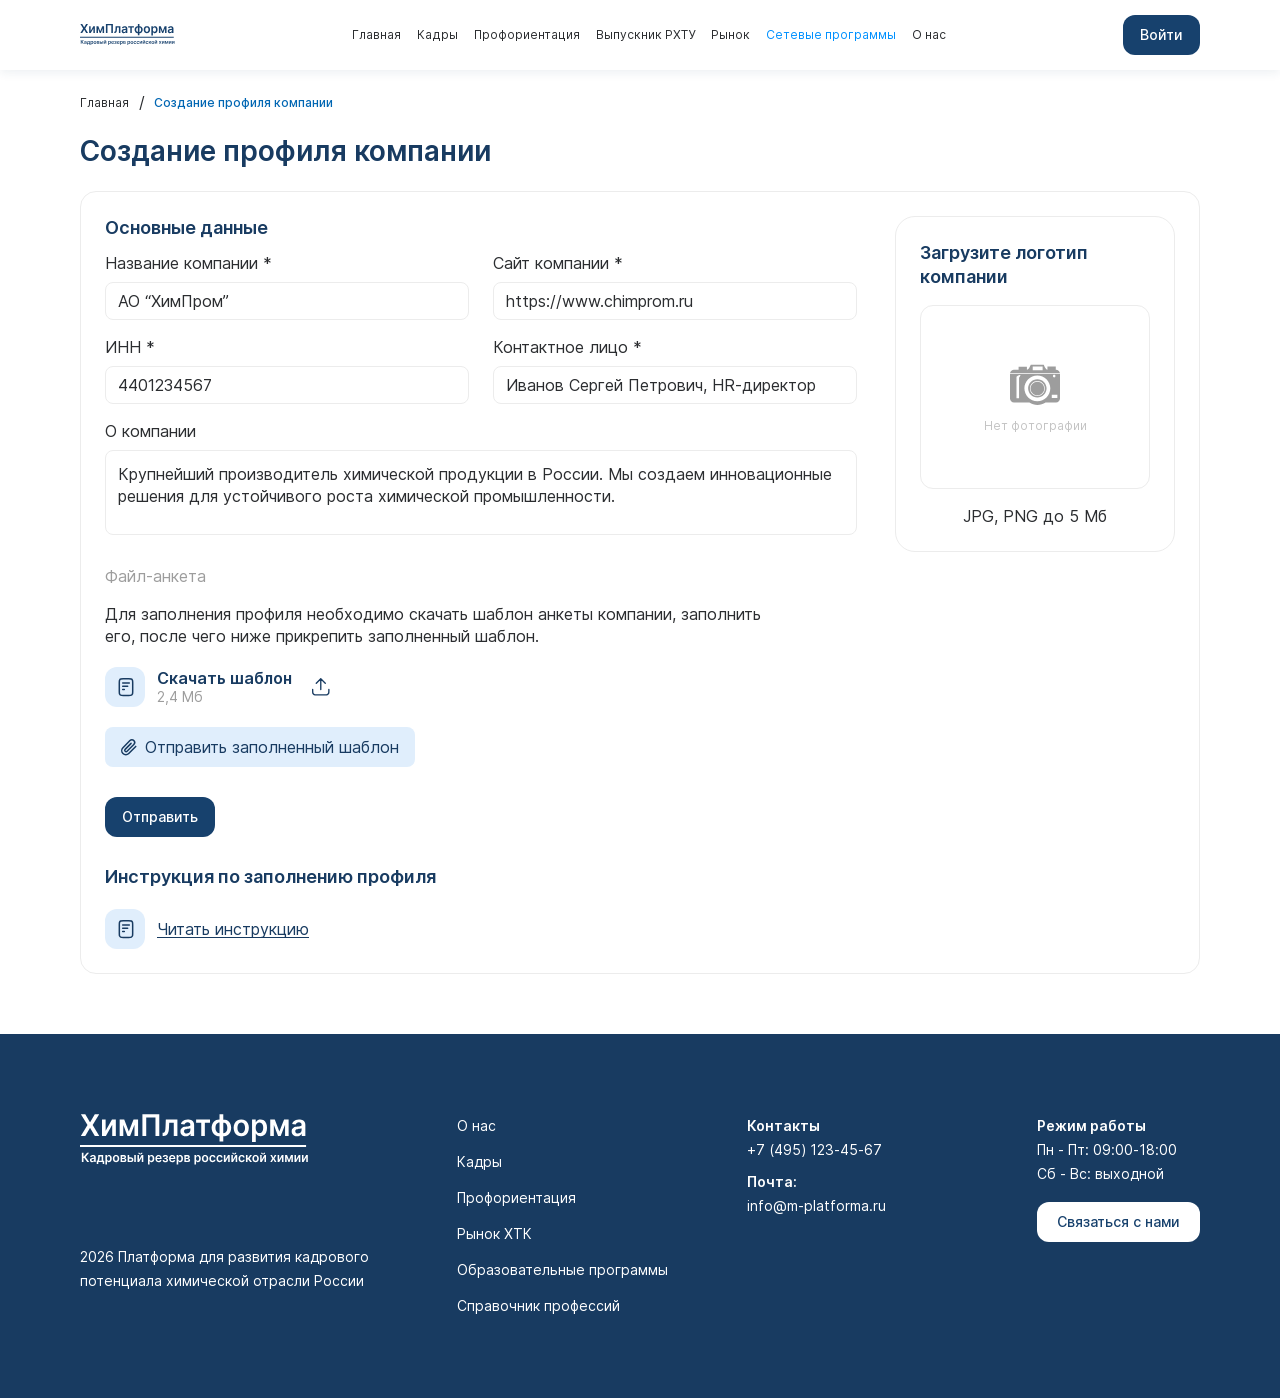
<file: pages/create-company-profile/create-company-profile.html>
<!DOCTYPE html>
<html lang="ru">

<head>
    <meta charset="UTF-8" />
    <meta name="viewport" content="width=device-width, user-scalable=no, viewport-fit=cover" />

    <title>Создание профиля компании</title>

    <link rel="icon" type="image/png" href="../../img/favicon/favicon-96x96.png" sizes="96x96" />
    <link rel="icon" type="image/svg+xml" href="../../img/favicon/favicon.svg" />
    <link rel="shortcut icon" href="../../img/favicon.ico" />
    <link rel="apple-touch-icon" sizes="180x180" href="../../img/favicon/apple-touch-icon.png" />
    <meta name="apple-mobile-web-app-title" content="Хим платформа" />

    <link rel="stylesheet" type="text/css" href="../../fonts/stylesheet.css" />

    <link rel="stylesheet" type="text/css" href="../../libs/swiper/swiper-bundle.min.css" />
    <link rel="stylesheet" type="text/css" href="../../libs/select2/select2.min.css" />
    <link rel="stylesheet" type="text/css" href="../../libs/micromodal/micromodal.css" />
    <link rel="stylesheet" type="text/css" href="../../libs/fancybox/fancybox.css" />
    <link rel="stylesheet" type="text/css" href="../../libs/aos/aos.css" />
    <link rel="stylesheet" type="text/css" href="../../css/style.css" />
</head>

<body class="index-page">

    <div class="site-wrapper">
        <header class="header">
            <div class="container">
                <div class="header__inner">

                    <button class="header__burger"></button>

                    <a class="header__logo" href="/">
                        <img src="../../img/svg/logo.svg" alt="ХимПлатформа">
                    </a>

                    <nav class="header__nav">
                        <a href="#">Главная</a>
                        <a href="#">Кадры</a>
                        <a href="#">Профориентация</a>
                        <a href="#">Выпускник РХТУ</a>
                        <a href="#">Рынок</a>
                        <a href="#" class="proffessions">Сетевые программы</a>
                        <a href="#">О нас</a>
                    </nav>

                    <div class="header__actions">
                        <a class="header__profile btn btn--blueDark" href="#">Войти</a>
                        <!-- это после авторизации будет кнопка -->
                        <!-- <a class="header__lk btn btn--blueDark" href="#"></a> -->
                    </div>

                </div>
            </div>
        </header>

        <main class="main">

            <div class="breadcrumbs">
                <div class="container">
                    <ul class="breadcrumbs__list">
                        <li>
                            <a href="#">Главная</a>
                        </li>
                        <li>
                            <span>Создание профиля компании</span>
                        </li>
                    </ul>

                    <a href="#" class="breadcrumbs__mobile">Главная</a>
                </div>
            </div>

            <div class="profile-page">
                <div class="container">
                    <h1 class="profile-page__title caption caption--h2">Создание профиля компании</h1>

                    <section class="create-profile create-profile--company">
                        <form class="create-profile__form" action="#" method="post">
                            <div class="create-profile__content">
                                <h2 class="create-profile__subtitle caption caption--h3">Основные данные</h2>

                                <div class="create-profile__fields">
                                    <label class="form-item">
                                        <span>Название компании *</span>
                                        <input type="text" name="company-name" value="АО “ХимПром”" required>
                                    </label>

                                    <label class="form-item">
                                        <span>Сайт компании *</span>
                                        <input type="url" name="company-site" value="https://www.chimprom.ru" required>
                                    </label>

                                    <label class="form-item">
                                        <span>ИНН *</span>
                                        <input type="text" name="inn" value="4401234567" inputmode="numeric" required>
                                    </label>

                                    <label class="form-item">
                                        <span>Контактное лицо *</span>
                                        <input type="text" name="contact-person"
                                            value="Иванов Сергей Петрович, HR-директор" required>
                                    </label>
                                </div>

                                <label class="form-item form-item--textarea create-company-profile__about">
                                    <span>О компании</span>
                                    <textarea
                                        name="about">Крупнейший производитель химической продукции в России. Мы создаем инновационные решения для устойчивого роста химической промышленности.</textarea>
                                </label>

                                <div class="create-company-profile__questionnaire">
                                    <span class="create-company-profile__title">Файл-анкета</span>
                                    <p>Для заполнения профиля необходимо скачать шаблон анкеты компании, заполнить
                                        его, после чего ниже прикрепить заполненный шаблон.

                                        <a class="create-company-profile__download" href="#" download>
                                            <span class="create-company-profile__file-icon">
                                                <svg width="20" height="20" viewBox="0 0 20 20" fill="none"
                                                    xmlns="http://www.w3.org/2000/svg" aria-hidden="true">
                                                    <path
                                                        d="M12.7 9.2h-5M9.3 12.5H7.7M14.3 5.9H7.7M17.7 5.7v8.7c0 1.4 0 2.1-.3 2.6-.2.5-.6.9-1.1 1.1-.5.3-1.2.3-2.6.3H8.3c-1.4 0-2.1 0-2.6-.3-.5-.2-.9-.6-1.1-1.1-.3-.5-.3-1.2-.3-2.6V5.7c0-1.4 0-2.1.3-2.6.2-.5.6-.9 1.1-1.1.5-.3 1.2-.3 2.6-.3h5.4c1.4 0 2.1 0 2.6.3.5.2.9.6 1.1 1.1.3.5.3 1.2.3 2.6Z"
                                                        stroke="currentColor" stroke-width="1.5" stroke-linecap="round"
                                                        stroke-linejoin="round" />
                                                </svg>
                                            </span>
                                            <span>
                                                <strong>Скачать шаблон</strong>
                                                <small>2,4 Мб</small>
                                            </span>
                                            <span class="create-company-profile__download-icon"></span>
                                        </a>

                                        <label class="create-company-profile__attach">
                                            <input type="file" name="questionnaire" accept=".doc,.docx,.pdf">
                                            <svg width="16" height="17" viewBox="0 0 16 17" fill="none"
                                                xmlns="http://www.w3.org/2000/svg">
                                                <path
                                                    d="M14.75 7.41978L7.72925 14.5362C6.13265 16.1546 3.54405 16.1546 1.94745 14.5362C0.35085 12.9179 0.350851 10.294 1.94745 8.67563L8.9682 1.55918C10.0326 0.480273 11.7583 0.480273 12.8227 1.55918C13.8871 2.63809 13.8871 4.38734 12.8227 5.46625L6.0773 12.3036C5.5451 12.8431 4.68224 12.8431 4.15004 12.3036C3.61784 11.7642 3.61784 10.8895 4.15004 10.3501L10.0695 4.34994"
                                                    stroke-width="1.5" stroke-linecap="round" stroke-linejoin="round"
                                                    stroke="#183B61" />
                                            </svg>
                                            Отправить заполненный шаблон
                                        </label>
                                </div>

                                <button class="create-profile__submit btn btn--blueDark" type="submit">
                                    Отправить
                                </button>

                                <div class="profile-instruction">
                                    <h3 class="caption caption--h3">Инструкция по заполнению профиля</h3>
                                    <a href="#" class="btn-file">Читать инструкцию</a>
                                </div>
                            </div>

                            <label class="create-profile__upload">
                                <strong class="caption caption--h3">Загрузите логотип компании</strong>
                                <input type="file" name="logo" accept=".jpg,.jpeg,.png">
                                <span class="create-profile__dropzone">
                                    <svg width="199" height="161" viewBox="0 0 199 161" fill="none"
                                        xmlns="http://www.w3.org/2000/svg">
                                        <path
                                            d="M0 35.8331V134.624C0 143.411 7.11872 150.529 15.905 150.529H77.0328C86.2981 156.584 97.3541 160.136 109.25 160.136C121.147 160.136 132.197 156.584 141.467 150.529H183.098C191.881 150.529 199 143.411 199 134.624V35.8331H0ZM175.855 40.0641C178.648 40.0641 180.911 42.3285 180.911 45.1209C180.911 47.9147 178.648 50.1778 175.855 50.1778C173.062 50.1778 170.798 47.916 170.798 45.1209C170.798 42.3285 173.062 40.0641 175.855 40.0641ZM36.0714 52.9583C36.0714 57.6022 36.0714 133.719 36.0714 133.719H25.8347C25.8347 133.719 25.8347 56.6546 25.8347 50.3022C25.8347 43.9524 38.6309 39.3084 41.0011 41.4881C43.3701 43.6665 36.0714 48.3091 36.0714 52.9583ZM108.869 145.471C80.3917 145.471 57.3005 122.385 57.3005 93.9065C57.3005 65.429 80.3917 42.3365 108.869 42.3365C137.349 42.3365 160.437 65.4276 160.437 93.9065C160.438 122.385 137.349 145.471 108.869 145.471ZM188.496 131.823H166.25V119.565H188.496V131.823Z"
                                            fill="#9D9D9D" />
                                        <path
                                            d="M183.098 19.7164C183.098 19.7164 182.742 19.7164 182.175 19.7164V6.69788H149.065V19.6251C141.012 18.6709 134.528 0 134.528 0H82.5812C82.5812 0 75.3791 19.7164 67.4134 19.7164C67.3777 19.7164 67.3301 19.7164 67.2904 19.7164V7.45752H34.1755V19.7164C24.181 19.7164 15.9056 19.7164 15.9056 19.7164C8.08942 19.7164 1.62182 25.3662 0.285156 32.7985H198.716C197.382 25.3662 190.913 19.7164 183.098 19.7164ZM129.85 22.1198H90.4173V7.20475H129.85V22.1198Z"
                                            fill="#9D9D9D" />
                                        <path
                                            d="M109.067 67.0831C94.0448 67.0831 81.8242 79.3037 81.8242 94.3246C81.8242 109.347 94.0448 121.567 109.067 121.567C124.089 121.567 136.308 109.347 136.308 94.3246C136.31 79.3037 124.089 67.0831 109.067 67.0831Z"
                                            fill="#9D9D9D" />
                                        <path
                                            d="M108.868 57.1271C88.5546 57.1271 72.0898 73.5905 72.0898 93.9052C72.0898 114.218 88.5546 130.683 108.868 130.683C129.185 130.683 145.649 114.217 145.649 93.9052C145.65 73.5905 129.185 57.1271 108.868 57.1271ZM109.068 124.034C92.6864 124.034 79.3581 110.706 79.3581 94.3247C79.3581 77.9433 92.6864 64.615 109.068 64.615C125.449 64.615 138.777 77.942 138.777 94.3247C138.777 110.707 125.45 124.034 109.068 124.034Z"
                                            fill="#9D9D9D" />
                                    </svg>
                                    <span>Нет фотографии</span>
                                </span>
                                <small>JPG, PNG до 5 Мб</small>
                            </label>
                        </form>
                    </section>
                </div>
            </div>
        </main>

        <footer class="footer">
            <div class="container">
                <div class="footer__inner">
                    <div class="footer__about">
                        <a class="footer__logo" href="/">
                            <img src="../../img/svg/logo-white.svg" alt="ХимПлатформа">
                        </a>
                    </div>

                    <div class="footer__nav">
                        <a href="#">О нас</a>
                        <a href="#">Кадры</a>
                        <a href="#">Профориентация</a>
                        <a href="#">Рынок ХТК</a>
                        <a href="#">Образовательные программы</a>
                        <a href="#">Справочник профессий</a>
                    </div>

                    <div class="footer__contacts">
                        <strong>Контакты</strong>
                        <a href="tel:+74951234567">+7 (495) 123-45-67</a>
                        <strong>Почта:</strong>
                        <a href="mailto:info@m-platforma.ru">info@m-platforma.ru</a>
                    </div>

                    <div class="footer__schedule">
                        <strong>Режим работы</strong>
                        <span>Пн - Пт: 09:00-18:00</span>
                        <span>Сб - Вс: выходной</span>
                        <a class="footer__button btn btn--white" href="#">Связаться с нами</a>
                    </div>

                    <p class="footer__copyright"><span class="thisYear">2026</span> Платформа для развития кадрового
                        потенциала химической отрасли России</p>
                </div>
            </div>
        </footer>
    </div>

    <div class="overlay"></div>

</body>

<script src="../../libs/jquery/jquery-4.0.0.min.js"></script>
<script src="../../libs/swiper/swiper-bundle.min.js"></script>
<script src="../../libs/select2/select2.min.js"></script>
<script src="../../libs/micromodal/micromodal.min.js"></script>
<script src="../../libs/tabslet/jquery.tabslet.min.js"></script>
<script src="../../libs/fancybox/fancybox.umd.js"></script>
<script src="../../libs/aos/aos.js"></script>
<script src="../../js/main.js"></script>

</html>
</file>
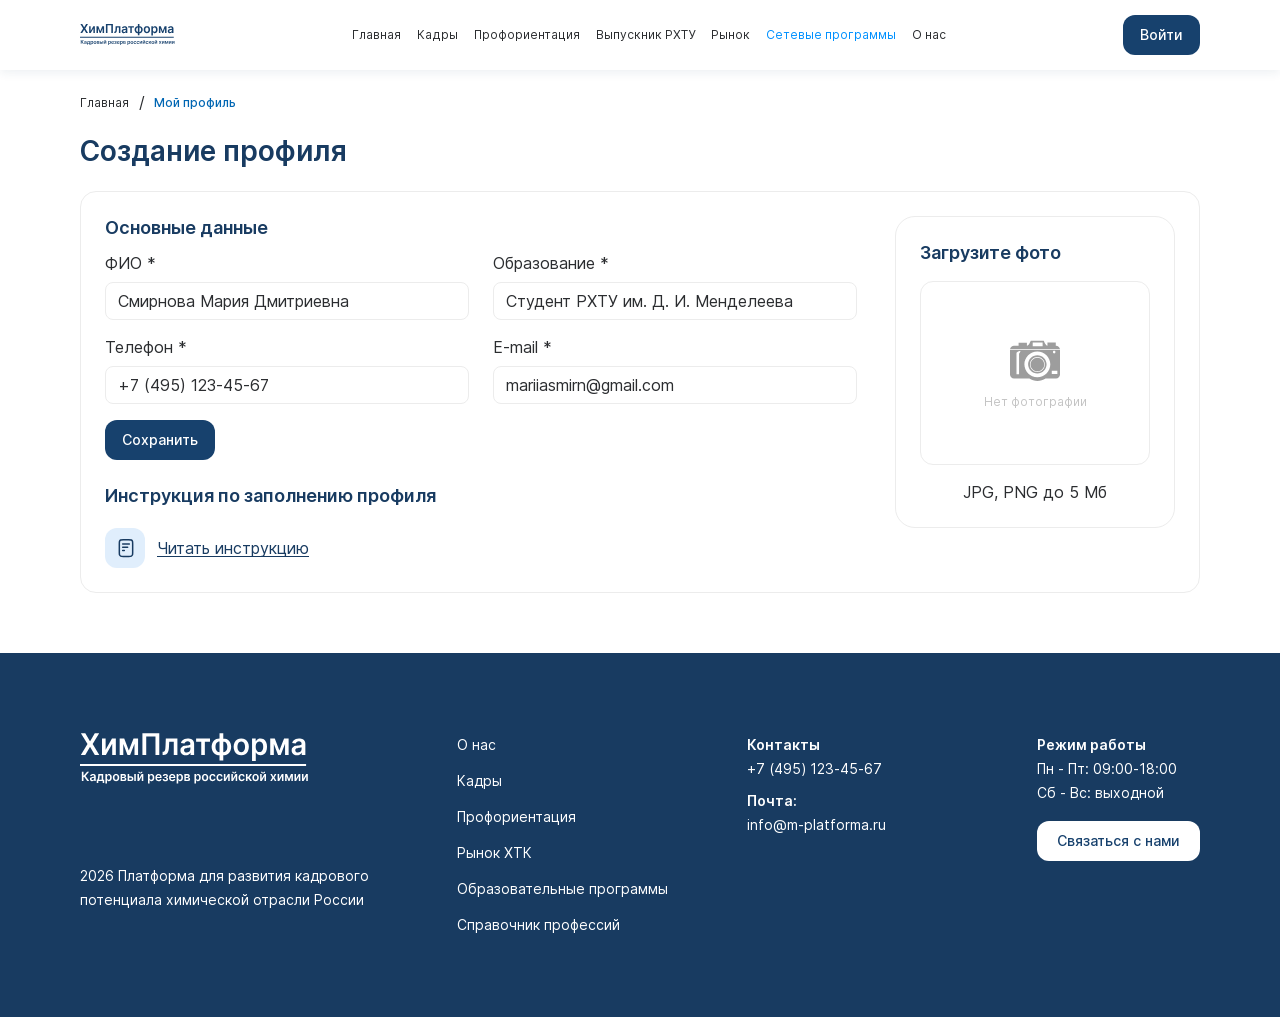
<file: pages/create-profile/create-profile.html>
<!DOCTYPE html>
<html lang="ru">

<head>
    <meta charset="UTF-8" />
    <meta name="viewport" content="width=device-width, user-scalable=no, viewport-fit=cover" />

    <title>Создание профиля</title>

    <link rel="icon" type="image/png" href="../../img/favicon/favicon-96x96.png" sizes="96x96" />
    <link rel="icon" type="image/svg+xml" href="../../img/favicon/favicon.svg" />
    <link rel="shortcut icon" href="../../img/favicon.ico" />
    <link rel="apple-touch-icon" sizes="180x180" href="../../img/favicon/apple-touch-icon.png" />
    <meta name="apple-mobile-web-app-title" content="Хим платформа" />

    <link rel="stylesheet" type="text/css" href="../../fonts/stylesheet.css" />

    <link rel="stylesheet" type="text/css" href="../../libs/swiper/swiper-bundle.min.css" />
    <link rel="stylesheet" type="text/css" href="../../libs/select2/select2.min.css" />
    <link rel="stylesheet" type="text/css" href="../../libs/micromodal/micromodal.css" />
    <link rel="stylesheet" type="text/css" href="../../libs/fancybox/fancybox.css" />
    <link rel="stylesheet" type="text/css" href="../../libs/aos/aos.css" />
    <link rel="stylesheet" type="text/css" href="../../css/style.css" />
</head>

<body class="index-page">

    <div class="site-wrapper">
        <header class="header">
            <div class="container">
                <div class="header__inner">

                    <button class="header__burger"></button>

                    <a class="header__logo" href="/">
                        <img src="../../img/svg/logo.svg" alt="ХимПлатформа">
                    </a>

                    <nav class="header__nav">
                        <a href="#">Главная</a>
                        <a href="#">Кадры</a>
                        <a href="#">Профориентация</a>
                        <a href="#">Выпускник РХТУ</a>
                        <a href="#">Рынок</a>
                        <a href="#" class="proffessions">Сетевые программы</a>
                        <a href="#">О нас</a>
                    </nav>

                    <div class="header__actions">
                        <a class="header__profile btn btn--blueDark" href="#">Войти</a>
                        <!-- это после авторизации будет кнопка -->
                        <!-- <a class="header__lk btn btn--blueDark" href="#"></a> -->
                    </div>

                </div>
            </div>
        </header>

        <main class="main">

            <div class="breadcrumbs">
                <div class="container">
                    <ul class="breadcrumbs__list">
                        <li>
                            <a href="#">Главная</a>
                        </li>
                        <li>
                            <span>Мой профиль</span>
                        </li>
                    </ul>

                    <a href="#" class="breadcrumbs__mobile">Главная</a>
                </div>
            </div>

            <div class="profile-page">
                <div class="container">
                    <h1 class="profile-page__title caption caption--h2">Создание профиля</h1>

                    <section class="create-profile">
                        <form class="create-profile__form" action="#" method="post" enctype="multipart/form-data">
                            <div class="create-profile__content">
                                <h2 class="create-profile__subtitle caption caption--h3">Основные данные</h2>

                                <div class="create-profile__fields">
                                    <label class="form-item">
                                        <span>ФИО *</span>
                                        <input type="text" name="name" value="Смирнова Мария Дмитриевна" required>
                                    </label>

                                    <label class="form-item">
                                        <span>Образование *</span>
                                        <input type="text" name="education" value="Студент РХТУ им. Д. И. Менделеева"
                                            required>
                                    </label>

                                    <label class="form-item">
                                        <span>Телефон *</span>
                                        <input type="tel" name="phone" value="+7 (495) 123-45-67" required>
                                    </label>

                                    <label class="form-item">
                                        <span>E-mail *</span>
                                        <input type="email" name="email" value="mariiasmirn@gmail.com" required>
                                    </label>
                                </div>

                                <button class="create-profile__submit btn btn--blueDark" type="submit">
                                    Сохранить
                                </button>

                                <div class="profile-instruction">
                                    <h3 class="caption caption--h3">Инструкция по заполнению профиля</h3>
                                    <a href="#" class="btn-file">
                                        Читать инструкцию
                                    </a>
                                </div>
                            </div>

                            <label class="create-profile__upload">
                                <strong class="caption caption--h3">Загрузите фото</strong>
                                <input type="file" name="photo" accept=".jpg,.jpeg,.png">
                                <span class="create-profile__dropzone">
                                    <svg width="199" height="161" viewBox="0 0 199 161" fill="none"
                                        xmlns="http://www.w3.org/2000/svg">
                                        <path
                                            d="M0 35.8331V134.624C0 143.411 7.11872 150.529 15.905 150.529H77.0328C86.2981 156.584 97.3541 160.136 109.25 160.136C121.147 160.136 132.197 156.584 141.467 150.529H183.098C191.881 150.529 199 143.411 199 134.624V35.8331H0ZM175.855 40.0641C178.648 40.0641 180.911 42.3285 180.911 45.1209C180.911 47.9147 178.648 50.1778 175.855 50.1778C173.062 50.1778 170.798 47.916 170.798 45.1209C170.798 42.3285 173.062 40.0641 175.855 40.0641ZM36.0714 52.9583C36.0714 57.6022 36.0714 133.719 36.0714 133.719H25.8347C25.8347 133.719 25.8347 56.6546 25.8347 50.3022C25.8347 43.9524 38.6309 39.3084 41.0011 41.4881C43.3701 43.6665 36.0714 48.3091 36.0714 52.9583ZM108.869 145.471C80.3917 145.471 57.3005 122.385 57.3005 93.9065C57.3005 65.429 80.3917 42.3365 108.869 42.3365C137.349 42.3365 160.437 65.4276 160.437 93.9065C160.438 122.385 137.349 145.471 108.869 145.471ZM188.496 131.823H166.25V119.565H188.496V131.823Z"
                                            fill="#9D9D9D" />
                                        <path
                                            d="M183.098 19.7164C183.098 19.7164 182.742 19.7164 182.175 19.7164V6.69788H149.065V19.6251C141.012 18.6709 134.528 0 134.528 0H82.5812C82.5812 0 75.3791 19.7164 67.4134 19.7164C67.3777 19.7164 67.3301 19.7164 67.2904 19.7164V7.45752H34.1755V19.7164C24.181 19.7164 15.9056 19.7164 15.9056 19.7164C8.08942 19.7164 1.62182 25.3662 0.285156 32.7985H198.716C197.382 25.3662 190.913 19.7164 183.098 19.7164ZM129.85 22.1198H90.4173V7.20475H129.85V22.1198Z"
                                            fill="#9D9D9D" />
                                        <path
                                            d="M109.067 67.0831C94.0448 67.0831 81.8242 79.3037 81.8242 94.3246C81.8242 109.347 94.0448 121.567 109.067 121.567C124.089 121.567 136.308 109.347 136.308 94.3246C136.31 79.3037 124.089 67.0831 109.067 67.0831Z"
                                            fill="#9D9D9D" />
                                        <path
                                            d="M108.868 57.1271C88.5546 57.1271 72.0898 73.5905 72.0898 93.9052C72.0898 114.218 88.5546 130.683 108.868 130.683C129.185 130.683 145.649 114.217 145.649 93.9052C145.65 73.5905 129.185 57.1271 108.868 57.1271ZM109.068 124.034C92.6864 124.034 79.3581 110.706 79.3581 94.3247C79.3581 77.9433 92.6864 64.615 109.068 64.615C125.449 64.615 138.777 77.942 138.777 94.3247C138.777 110.707 125.45 124.034 109.068 124.034Z"
                                            fill="#9D9D9D" />
                                    </svg>
                                    <span>Нет фотографии</span>
                                </span>
                                <small>JPG, PNG до 5 Мб</small>
                            </label>
                        </form>
                    </section>
                </div>
            </div>
        </main>

        <footer class="footer">
            <div class="container">
                <div class="footer__inner">
                    <div class="footer__about">
                        <a class="footer__logo" href="/">
                            <img src="../../img/svg/logo-white.svg" alt="ХимПлатформа">
                        </a>
                    </div>

                    <div class="footer__nav">
                        <a href="#">О нас</a>
                        <a href="#">Кадры</a>
                        <a href="#">Профориентация</a>
                        <a href="#">Рынок ХТК</a>
                        <a href="#">Образовательные программы</a>
                        <a href="#">Справочник профессий</a>
                    </div>

                    <div class="footer__contacts">
                        <strong>Контакты</strong>
                        <a href="tel:+74951234567">+7 (495) 123-45-67</a>
                        <strong>Почта:</strong>
                        <a href="mailto:info@m-platforma.ru">info@m-platforma.ru</a>
                    </div>

                    <div class="footer__schedule">
                        <strong>Режим работы</strong>
                        <span>Пн - Пт: 09:00-18:00</span>
                        <span>Сб - Вс: выходной</span>
                        <a class="footer__button btn btn--white" href="#">Связаться с нами</a>
                    </div>

                    <p class="footer__copyright"><span class="thisYear">2026</span> Платформа для развития кадрового
                        потенциала химической отрасли России</p>

                </div>
            </div>
        </footer>
    </div>

    <div class="overlay"></div>

</body>

<script src="../../libs/jquery/jquery-4.0.0.min.js"></script>
<script src="../../libs/swiper/swiper-bundle.min.js"></script>
<script src="../../libs/select2/select2.min.js"></script>
<script src="../../libs/micromodal/micromodal.min.js"></script>
<script src="../../libs/tabslet/jquery.tabslet.min.js"></script>
<script src="../../libs/fancybox/fancybox.umd.js"></script>
<script src="../../libs/aos/aos.js"></script>
<script src="../../js/main.js"></script>

</html>
</file>
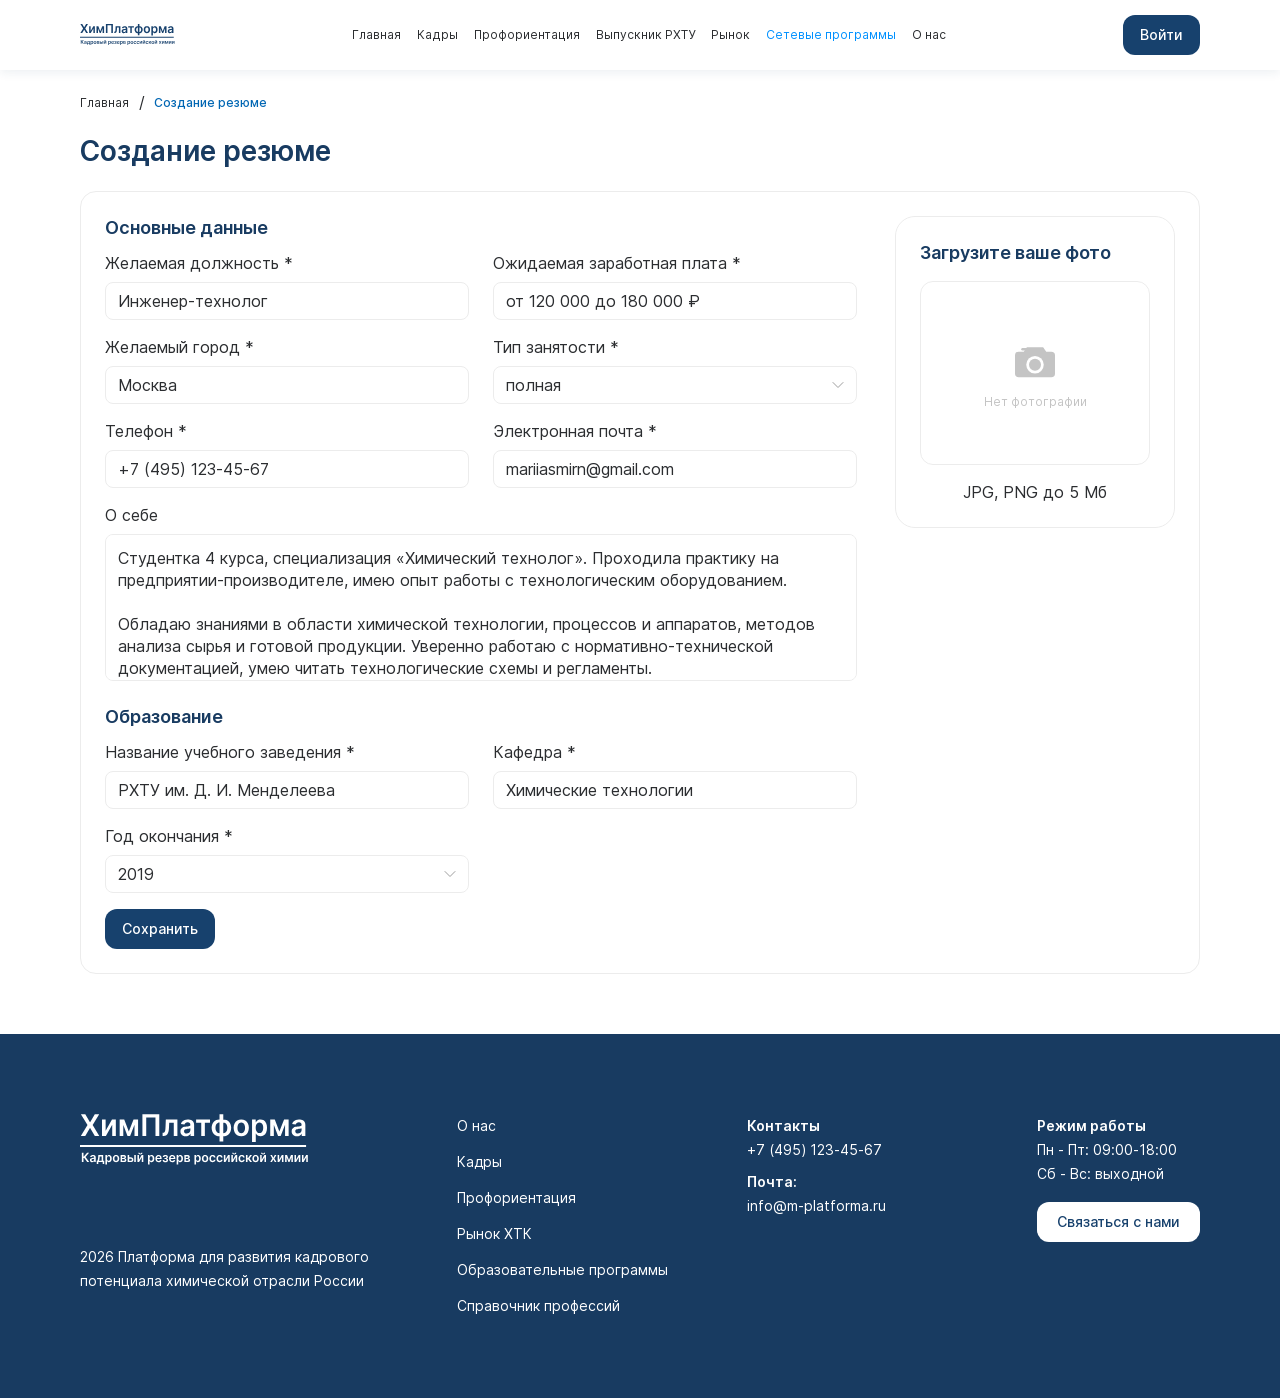
<file: pages/create-resume/create-resume.html>
<!DOCTYPE html>
<html lang="ru">

<head>
    <meta charset="UTF-8" />
    <meta name="viewport" content="width=device-width, user-scalable=no, viewport-fit=cover" />

    <title>Создание резюме</title>

    <link rel="icon" type="image/png" href="../../img/favicon/favicon-96x96.png" sizes="96x96" />
    <link rel="icon" type="image/svg+xml" href="../../img/favicon/favicon.svg" />
    <link rel="shortcut icon" href="../../img/favicon.ico" />
    <link rel="apple-touch-icon" sizes="180x180" href="../../img/favicon/apple-touch-icon.png" />
    <meta name="apple-mobile-web-app-title" content="Хим платформа" />

    <link rel="stylesheet" type="text/css" href="../../fonts/stylesheet.css" />
    <link rel="stylesheet" type="text/css" href="../../libs/swiper/swiper-bundle.min.css" />
    <link rel="stylesheet" type="text/css" href="../../libs/select2/select2.min.css" />
    <link rel="stylesheet" type="text/css" href="../../libs/micromodal/micromodal.css" />
    <link rel="stylesheet" type="text/css" href="../../libs/fancybox/fancybox.css" />
    <link rel="stylesheet" type="text/css" href="../../libs/aos/aos.css" />
    <link rel="stylesheet" type="text/css" href="../../css/style.css" />
</head>

<body class="index-page">

    <div class="site-wrapper">
        <header class="header">
            <div class="container">
                <div class="header__inner">
                    <button class="header__burger"></button>

                    <a class="header__logo" href="/">
                        <img src="../../img/svg/logo.svg" alt="ХимПлатформа">
                    </a>

                    <nav class="header__nav">
                        <a href="#">Главная</a>
                        <a href="#">Кадры</a>
                        <a href="#">Профориентация</a>
                        <a href="#">Выпускник РХТУ</a>
                        <a href="#">Рынок</a>
                        <a href="#" class="proffessions">Сетевые программы</a>
                        <a href="#">О нас</a>
                    </nav>

                    <div class="header__actions">
                        <a class="header__profile btn btn--blueDark" href="#">Войти</a>
                        <!-- это после авторизации будет кнопка -->
                        <!-- <a class="header__lk btn btn--blueDark" href="#"></a> -->
                    </div>
                </div>
            </div>
        </header>

        <main class="main">
            <div class="breadcrumbs">
                <div class="container">
                    <ul class="breadcrumbs__list">
                        <li><a href="#">Главная</a></li>
                        <li><span>Создание резюме</span></li>
                    </ul>
                    <a href="#" class="breadcrumbs__mobile">Главная</a>
                </div>
            </div>

            <div class="profile-page">
                <div class="container">
                    <h1 class="profile-page__title caption caption--h2">Создание резюме</h1>

                    <section class="create-profile create-resume">
                        <form class="create-profile__form" action="#" method="post" enctype="multipart/form-data">
                            <div class="create-profile__content">
                                <h2 class="create-profile__subtitle caption caption--h3">Основные данные</h2>

                                <div class="create-profile__fields">
                                    <label class="form-item">
                                        <span>Желаемая должность *</span>
                                        <input type="text" name="position" value="Инженер-технолог" required>
                                    </label>

                                    <label class="form-item">
                                        <span>Ожидаемая заработная плата *</span>
                                        <input type="text" name="salary" value="от 120 000 до 180 000 ₽" required>
                                    </label>

                                    <label class="form-item">
                                        <span>Желаемый город *</span>
                                        <input type="text" name="city" value="Москва" required>
                                    </label>

                                    <label class="form-item">
                                        <span>Тип занятости *</span>
                                        <select name="employment" required>
                                            <option value="full" selected>полная</option>
                                            <option value="part">частичная</option>
                                            <option value="internship">стажировка</option>
                                            <option value="project">проектная работа</option>
                                        </select>
                                    </label>

                                    <label class="form-item">
                                        <span>Телефон *</span>
                                        <input type="tel" name="phone" value="+7 (495) 123-45-67" required>
                                    </label>

                                    <label class="form-item">
                                        <span>Электронная почта *</span>
                                        <input type="email" name="email" value="mariiasmirn@gmail.com" required>
                                    </label>
                                </div>

                                <label class="form-item create-resume__about">
                                    <span>О себе</span>
                                    <textarea name="about">Студентка 4 курса, специализация «Химический технолог». Проходила практику на предприятии-производителе, имею опыт работы с технологическим оборудованием.

Обладаю знаниями в области химической технологии, процессов и аппаратов, методов анализа сырья и готовой продукции. Уверенно работаю с нормативно-технической документацией, умею читать технологические схемы и регламенты.</textarea>
                                </label>

                                <div class="create-resume__education">
                                    <h2 class="caption caption--h3">Образование</h2>

                                    <div class="create-profile__fields">
                                        <label class="form-item">
                                            <span>Название учебного заведения *</span>
                                            <input type="text" name="university" value="РХТУ им. Д. И. Менделеева"
                                                required>
                                        </label>

                                        <label class="form-item">
                                            <span>Кафедра *</span>
                                            <input type="text" name="department" value="Химические технологии"
                                                required>
                                        </label>

                                        <label class="form-item">
                                            <span>Год окончания *</span>
                                            <select name="graduation-year" required>
                                                <option value="2026">2026</option>
                                                <option value="2025">2025</option>
                                                <option value="2024">2024</option>
                                                <option value="2023">2023</option>
                                                <option value="2022">2022</option>
                                                <option value="2021">2021</option>
                                                <option value="2020">2020</option>
                                                <option value="2019" selected>2019</option>
                                            </select>
                                        </label>
                                    </div>
                                </div>

                                <button class="create-profile__submit btn btn--blueDark" type="submit">
                                    Сохранить
                                </button>
                            </div>

                            <label class="create-profile__upload">
                                <strong class="caption caption--h3">Загрузите ваше фото</strong>
                                <input type="file" name="photo" accept=".jpg,.jpeg,.png">
                                <span class="create-profile__dropzone">
                                    <svg width="50" height="50" viewBox="0 0 40 40" fill="none"
                                        xmlns="http://www.w3.org/2000/svg" aria-hidden="true">
                                        <path
                                            d="M11 12.5 13.5 9h13l2.5 3.5h4a3 3 0 0 1 3 3V30a3 3 0 0 1-3 3H7a3 3 0 0 1-3-3V15.5a3 3 0 0 1 3-3h4Z"
                                            fill="currentColor" />
                                        <circle cx="20" cy="23" r="7" fill="#fff" />
                                        <circle cx="20" cy="23" r="4.8" fill="currentColor" />
                                        <path d="M10 10.5h16" stroke="currentColor" stroke-width="2"
                                            stroke-linecap="round" />
                                    </svg>
                                    <span>Нет фотографии</span>
                                </span>
                                <small>JPG, PNG до 5 Мб</small>
                            </label>
                        </form>
                    </section>
                </div>
            </div>
        </main>

        <footer class="footer">
            <div class="container">
                <div class="footer__inner">
                    <div class="footer__about">
                        <a class="footer__logo" href="/">
                            <img src="../../img/svg/logo-white.svg" alt="ХимПлатформа">
                        </a>
                    </div>

                    <div class="footer__nav">
                        <a href="#">О нас</a>
                        <a href="#">Кадры</a>
                        <a href="#">Профориентация</a>
                        <a href="#">Рынок ХТК</a>
                        <a href="#">Образовательные программы</a>
                        <a href="#">Справочник профессий</a>
                    </div>

                    <div class="footer__contacts">
                        <strong>Контакты</strong>
                        <a href="tel:+74951234567">+7 (495) 123-45-67</a>
                        <strong>Почта:</strong>
                        <a href="mailto:info@m-platforma.ru">info@m-platforma.ru</a>
                    </div>

                    <div class="footer__schedule">
                        <strong>Режим работы</strong>
                        <span>Пн - Пт: 09:00-18:00</span>
                        <span>Сб - Вс: выходной</span>
                        <a class="footer__button btn btn--white" href="#">Связаться с нами</a>
                    </div>

                    <p class="footer__copyright"><span class="thisYear">2026</span> Платформа для развития кадрового
                        потенциала химической отрасли России</p>
                </div>
            </div>
        </footer>
    </div>

    <div class="overlay"></div>

</body>

<script src="../../libs/jquery/jquery-4.0.0.min.js"></script>
<script src="../../libs/swiper/swiper-bundle.min.js"></script>
<script src="../../libs/select2/select2.min.js"></script>
<script src="../../libs/micromodal/micromodal.min.js"></script>
<script src="../../libs/tabslet/jquery.tabslet.min.js"></script>
<script src="../../libs/fancybox/fancybox.umd.js"></script>
<script src="../../libs/aos/aos.js"></script>
<script src="../../js/main.js"></script>

</html>
</file>
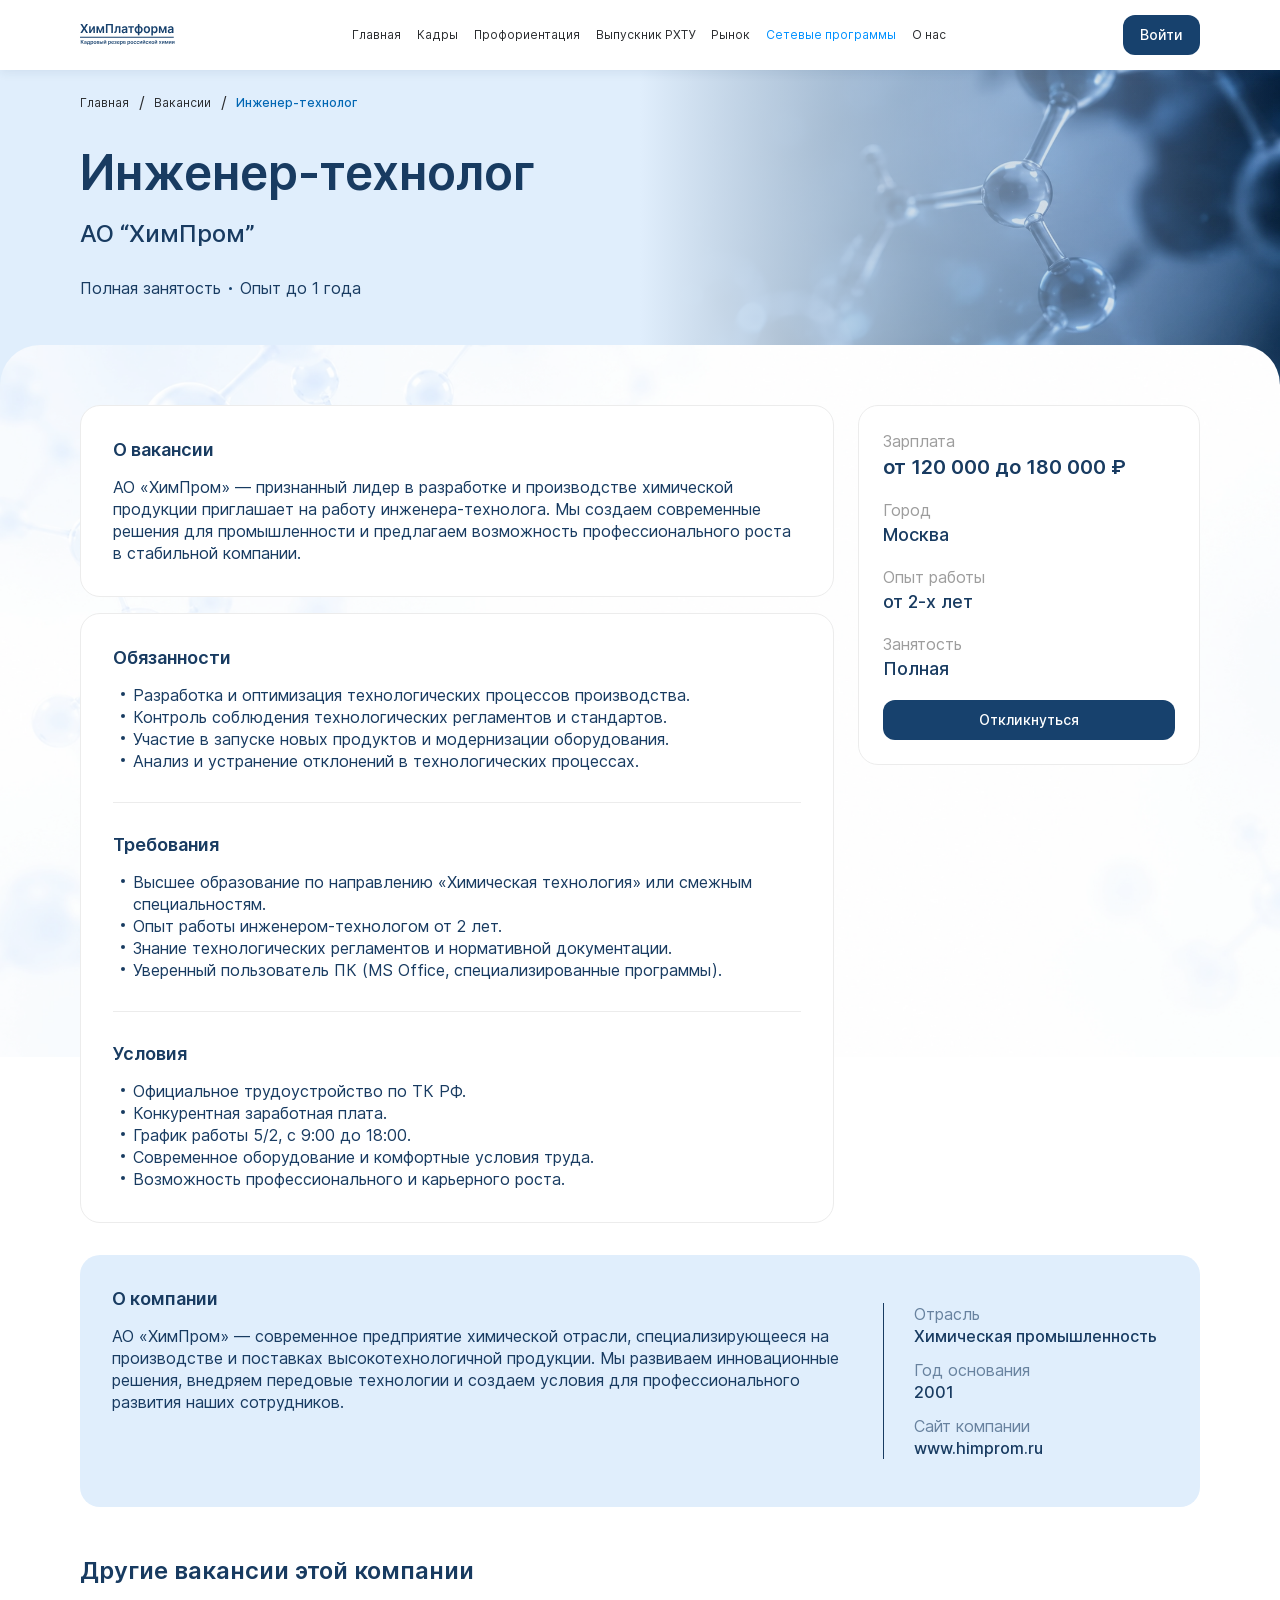
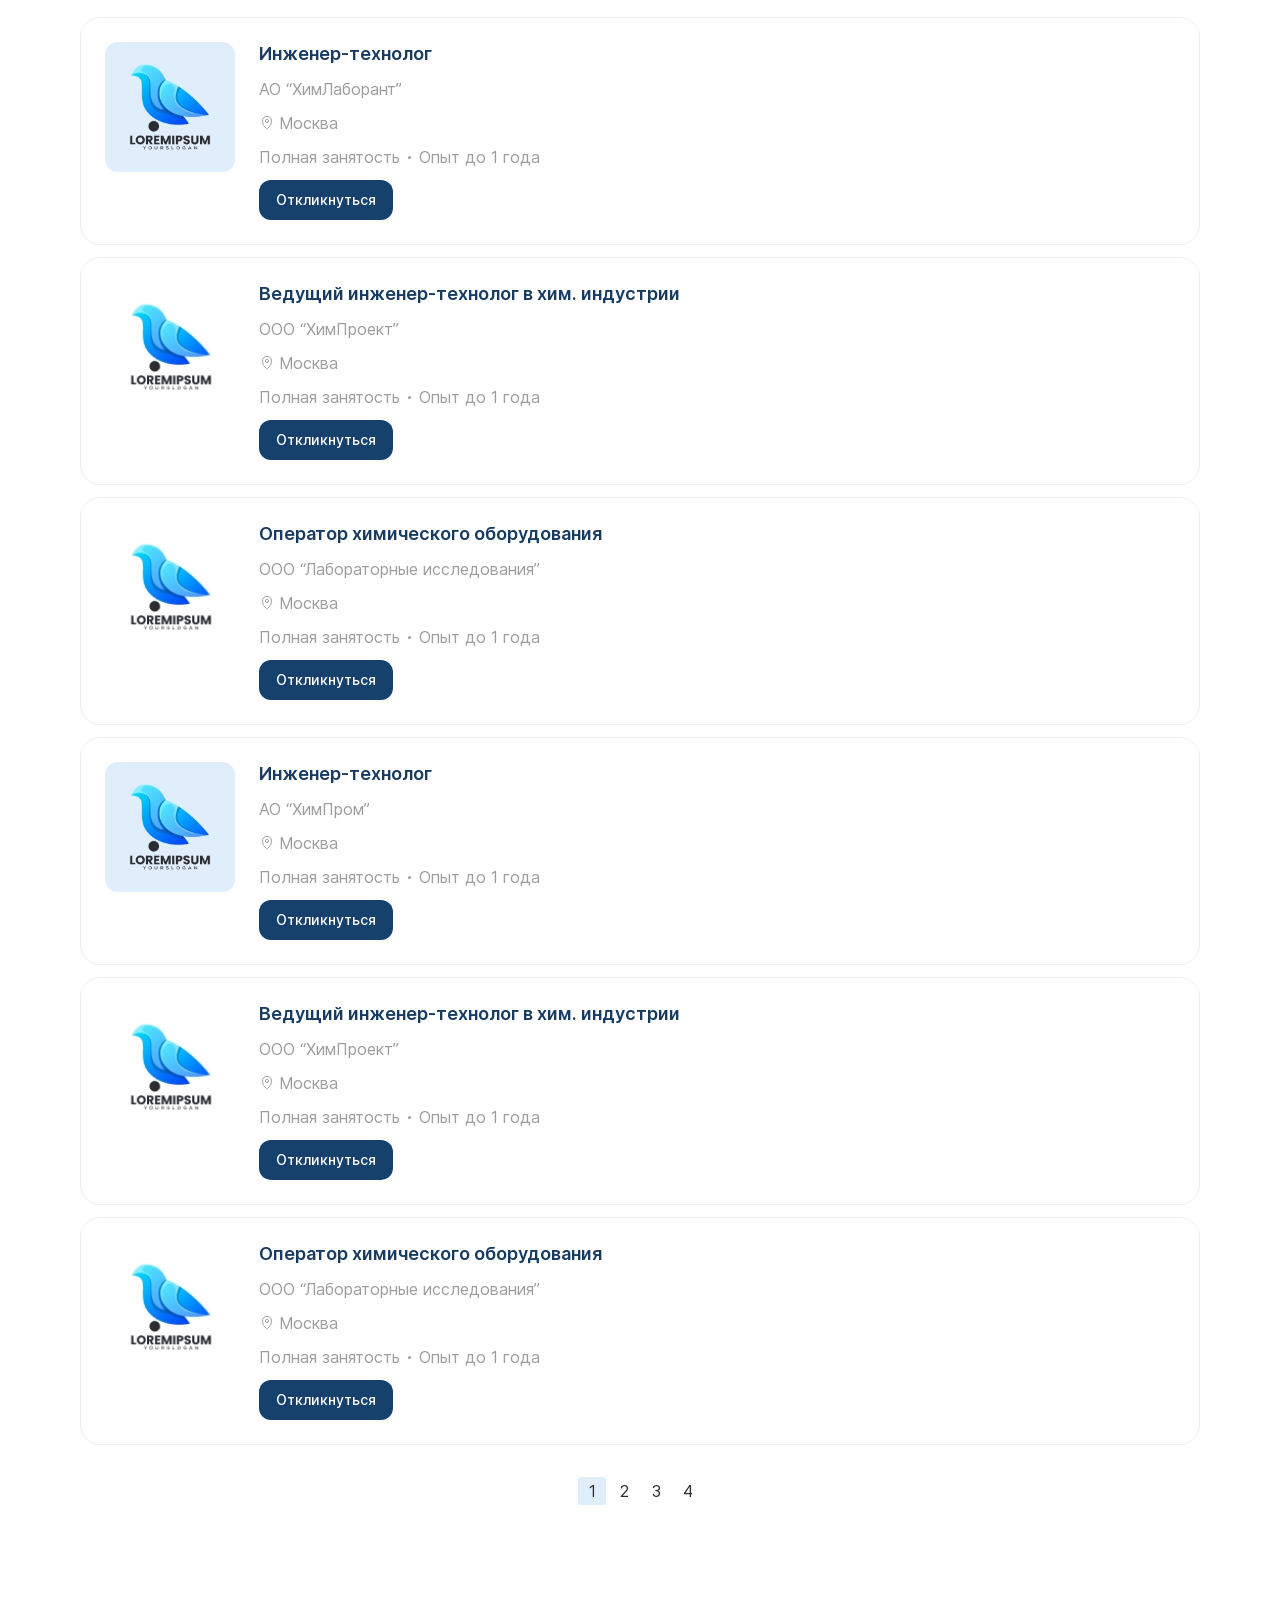
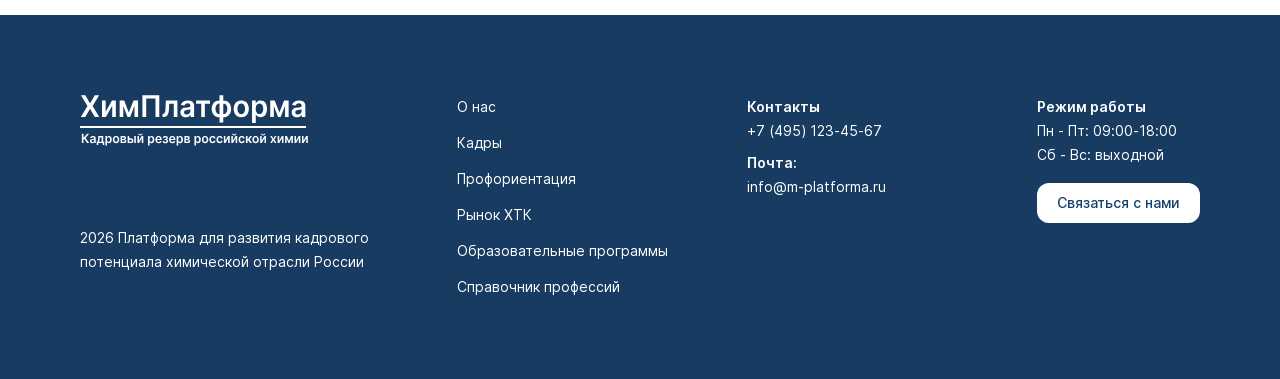
<file: pages/job-item/job-item.html>
<!DOCTYPE html>
<html lang="ru">

<head>
    <meta charset="UTF-8" />
    <meta name="viewport" content="width=device-width, user-scalable=no, viewport-fit=cover" />

    <title>Вакансия</title>

    <link rel="icon" type="image/png" href="../../img/favicon/favicon-96x96.png" sizes="96x96" />
    <link rel="icon" type="image/svg+xml" href="../../img/favicon/favicon.svg" />
    <link rel="shortcut icon" href="../../img/favicon.ico" />
    <link rel="apple-touch-icon" sizes="180x180" href="../../img/favicon/apple-touch-icon.png" />
    <meta name="apple-mobile-web-app-title" content="Хим платформа" />

    <link rel="stylesheet" type="text/css" href="../../fonts/stylesheet.css" />
    <link rel="stylesheet" type="text/css" href="../../libs/swiper/swiper-bundle.min.css" />
    <link rel="stylesheet" type="text/css" href="../../libs/select2/select2.min.css" />
    <link rel="stylesheet" type="text/css" href="../../libs/micromodal/micromodal.css" />
    <link rel="stylesheet" type="text/css" href="../../libs/fancybox/fancybox.css" />
    <link rel="stylesheet" type="text/css" href="../../libs/aos/aos.css" />
    <link rel="stylesheet" type="text/css" href="../../css/style.css" />
</head>

<body class="index-page">

    <div class="site-wrapper">
        <header class="header">
            <div class="container">
                <div class="header__inner">
                    <button class="header__burger"></button>

                    <a class="header__logo" href="/">
                        <img src="../../img/svg/logo.svg" alt="ХимПлатформа">
                    </a>

                    <nav class="header__nav">
                        <a href="#">Главная</a>
                        <a href="#">Кадры</a>
                        <a href="#">Профориентация</a>
                        <a href="#">Выпускник РХТУ</a>
                        <a href="#">Рынок</a>
                        <a href="#" class="proffessions">Сетевые программы</a>
                        <a href="#">О нас</a>
                    </nav>

                    <div class="header__actions">
                        <a class="header__profile btn btn--blueDark" href="#">Войти</a>
                        <!-- это после авторизации будет кнопка -->
                        <!-- <a class="header__lk btn btn--blueDark" href="#"></a> -->
                    </div>
                </div>
            </div>
        </header>

        <main class="main">

            <section class="job-hero job-hero--vacancy">

                <div class="breadcrumbs">
                    <div class="container">
                        <ul class="breadcrumbs__list">
                            <li><a href="#">Главная</a></li>
                            <li><a href="#">Вакансии</a></li>
                            <li><span>Инженер-технолог</span></li>
                        </ul>
                        <a href="#" class="breadcrumbs__mobile">Вакансии</a>
                    </div>
                </div>

                <div class="job-hero__background">
                    <picture>
                        <source type="image/webp" srcset="../../img/job-hero.webp">
                        <img src="../../img/job-hero.png" alt="">
                    </picture>
                </div>

                <div class="container job-hero__vacancy">
                    <h1 class="job-hero__title caption caption--h1">Инженер-технолог</h1>
                    <p class="job-hero__subtitle">АО “ХимПром”</p>
                    <ul class="company-vacancy__meta">
                        <li>Полная занятость</li>
                        <li>Опыт до 1 года</li>
                    </ul>
                </div>
            </section>

            <section class="job-details">
                <div class="job-details__content">
                    <div class="container">
                        <div class="job-details__layout">
                            <div class="job-details__content">
                                <article class="job-details__card job-details__about">
                                    <h3>О вакансии</h3>
                                    <p>
                                        АО «ХимПром» — признанный лидер в разработке и производстве химической продукции
                                        приглашает на работу инженера-технолога. Мы создаем современные решения для
                                        промышленности и предлагаем возможность профессионального роста в стабильной
                                        компании.
                                    </p>
                                </article>

                                <article class="job-details__card job-details__description">
                                    <div class="job-details__section">
                                        <h3>Обязанности</h3>
                                        <ul>
                                            <li>Разработка и оптимизация технологических процессов производства.</li>
                                            <li>Контроль соблюдения технологических регламентов и стандартов.</li>
                                            <li>Участие в запуске новых продуктов и модернизации оборудования.</li>
                                            <li>Анализ и устранение отклонений в технологических процессах.</li>
                                        </ul>
                                    </div>

                                    <div class="job-details__section">
                                        <h3>Требования</h3>
                                        <ul>
                                            <li>Высшее образование по направлению «Химическая технология» или смежным
                                                специальностям.</li>
                                            <li>Опыт работы инженером-технологом от 2 лет.</li>
                                            <li>Знание технологических регламентов и нормативной документации.</li>
                                            <li>Уверенный пользователь ПК (MS Office, специализированные программы).
                                            </li>
                                        </ul>
                                    </div>

                                    <div class="job-details__section">
                                        <h3>Условия</h3>
                                        <ul>
                                            <li>Официальное трудоустройство по ТК РФ.</li>
                                            <li>Конкурентная заработная плата.</li>
                                            <li>График работы 5/2, с 9:00 до 18:00.</li>
                                            <li>Современное оборудование и комфортные условия труда.</li>
                                            <li>Возможность профессионального и карьерного роста.</li>
                                        </ul>
                                    </div>
                                </article>
                            </div>

                            <aside class="job-details__summary">
                                <dl>
                                    <div>
                                        <dt>Зарплата</dt>
                                        <strong>от 120 000 до 180 000 ₽</strong>
                                    </div>
                                    <div>
                                        <dt>Город</dt>
                                        <dd>Москва</dd>
                                    </div>
                                    <div>
                                        <dt>Опыт работы</dt>
                                        <dd>от 2-х лет</dd>
                                    </div>
                                    <div>
                                        <dt>Занятость</dt>
                                        <dd>Полная</dd>
                                    </div>
                                </dl>
                                <a class="job-details__respond btn btn--blueDark" href="#">Откликнуться</a>
                            </aside>
                        </div>

                        <article class="job-details__company">
                            <div class="job-details__company-about">
                                <h3>О компании</h3>
                                <p>
                                    АО «ХимПром» — современное предприятие химической отрасли, специализирующееся на
                                    производстве и поставках высокотехнологичной продукции. Мы развиваем инновационные
                                    решения, внедряем передовые технологии и создаем условия для профессионального
                                    развития
                                    наших сотрудников.
                                </p>
                            </div>

                            <dl class="job-details__company-info">
                                <div>
                                    <dt>Отрасль</dt>
                                    <dd>Химическая промышленность</dd>
                                </div>
                                <div>
                                    <dt>Год основания</dt>
                                    <dd>2001</dd>
                                </div>
                                <div>
                                    <dt>Сайт компании</dt>
                                    <dd><a href="https://www.himprom.ru">www.himprom.ru</a></dd>
                                </div>
                            </dl>
                        </article>
                    </div>
                </div>


                <section class="job-catalog">
                    <div class="container">

                        <div class="job-results">
                            <h2 class="job-results__title">Другие вакансии этой компании</h2>

                            <div class="job-results__list">
                                <article class="company-vacancy">
                                    <div class="company-vacancy__logo">
                                        <img src="../../img/company-logo1.webp" alt="АО ХимЛаборант">
                                    </div>
                                    <div class="company-vacancy__content">
                                        <h3>Инженер-технолог</h3>
                                        <span>АО “ХимЛаборант”</span>
                                        <span class="company-vacancy__location">
                                            <svg viewBox="0 0 24 24" fill="none" aria-hidden="true">
                                                <path d="M12 21s7-5.2 7-12a7 7 0 1 0-14 0c0 6.8 7 12 7 12Z"
                                                    stroke="currentColor" stroke-width="1.5" />
                                                <circle cx="12" cy="9" r="2.3" stroke="currentColor"
                                                    stroke-width="1.5" />
                                            </svg>
                                            Москва
                                        </span>
                                        <ul class="company-vacancy__meta">
                                            <li>Полная занятость</li>
                                            <li>Опыт до 1 года</li>
                                        </ul>
                                        <a class="company-vacancy__button btn btn--blueDark" href="#">Откликнуться</a>
                                    </div>
                                </article>

                                <article class="company-vacancy">
                                    <div class="company-vacancy__logo">
                                        <img src="../../img/company-logo2.webp" alt="ООО ХимПроект">
                                    </div>
                                    <div class="company-vacancy__content">
                                        <h3>Ведущий инженер-технолог в хим. индустрии</h3>
                                        <span>ООО “ХимПроект”</span>
                                        <span class="company-vacancy__location">
                                            <svg viewBox="0 0 24 24" fill="none" aria-hidden="true">
                                                <path d="M12 21s7-5.2 7-12a7 7 0 1 0-14 0c0 6.8 7 12 7 12Z"
                                                    stroke="currentColor" stroke-width="1.5" />
                                                <circle cx="12" cy="9" r="2.3" stroke="currentColor"
                                                    stroke-width="1.5" />
                                            </svg>
                                            Москва
                                        </span>
                                        <ul class="company-vacancy__meta">
                                            <li>Полная занятость</li>
                                            <li>Опыт до 1 года</li>
                                        </ul>
                                        <a class="company-vacancy__button btn btn--blueDark" href="#">Откликнуться</a>
                                    </div>
                                </article>

                                <article class="company-vacancy">
                                    <div class="company-vacancy__logo">
                                        <img src="../../img/company-logo2.webp" alt="ООО Лабораторные исследования">
                                    </div>
                                    <div class="company-vacancy__content">
                                        <h3>Оператор химического оборудования</h3>
                                        <span>ООО “Лабораторные исследования”</span>
                                        <span class="company-vacancy__location">
                                            <svg viewBox="0 0 24 24" fill="none" aria-hidden="true">
                                                <path d="M12 21s7-5.2 7-12a7 7 0 1 0-14 0c0 6.8 7 12 7 12Z"
                                                    stroke="currentColor" stroke-width="1.5" />
                                                <circle cx="12" cy="9" r="2.3" stroke="currentColor"
                                                    stroke-width="1.5" />
                                            </svg>
                                            Москва
                                        </span>
                                        <ul class="company-vacancy__meta">
                                            <li>Полная занятость</li>
                                            <li>Опыт до 1 года</li>
                                        </ul>
                                        <a class="company-vacancy__button btn btn--blueDark" href="#">Откликнуться</a>
                                    </div>
                                </article>

                                <article class="company-vacancy">
                                    <div class="company-vacancy__logo">
                                        <img src="../../img/company-logo1.webp" alt="АО ХимПром">
                                    </div>
                                    <div class="company-vacancy__content">
                                        <h3>Инженер-технолог</h3>
                                        <span>АО “ХимПром”</span>
                                        <span class="company-vacancy__location">
                                            <svg viewBox="0 0 24 24" fill="none" aria-hidden="true">
                                                <path d="M12 21s7-5.2 7-12a7 7 0 1 0-14 0c0 6.8 7 12 7 12Z"
                                                    stroke="currentColor" stroke-width="1.5" />
                                                <circle cx="12" cy="9" r="2.3" stroke="currentColor"
                                                    stroke-width="1.5" />
                                            </svg>
                                            Москва
                                        </span>
                                        <ul class="company-vacancy__meta">
                                            <li>Полная занятость</li>
                                            <li>Опыт до 1 года</li>
                                        </ul>
                                        <a class="company-vacancy__button btn btn--blueDark" href="#">Откликнуться</a>
                                    </div>
                                </article>

                                <article class="company-vacancy">
                                    <div class="company-vacancy__logo">
                                        <img src="../../img/company-logo2.webp" alt="ООО ХимПроект">
                                    </div>
                                    <div class="company-vacancy__content">
                                        <h3>Ведущий инженер-технолог в хим. индустрии</h3>
                                        <span>ООО “ХимПроект”</span>
                                        <span class="company-vacancy__location">
                                            <svg viewBox="0 0 24 24" fill="none" aria-hidden="true">
                                                <path d="M12 21s7-5.2 7-12a7 7 0 1 0-14 0c0 6.8 7 12 7 12Z"
                                                    stroke="currentColor" stroke-width="1.5" />
                                                <circle cx="12" cy="9" r="2.3" stroke="currentColor"
                                                    stroke-width="1.5" />
                                            </svg>
                                            Москва
                                        </span>
                                        <ul class="company-vacancy__meta">
                                            <li>Полная занятость</li>
                                            <li>Опыт до 1 года</li>
                                        </ul>
                                        <a class="company-vacancy__button btn btn--blueDark" href="#">Откликнуться</a>
                                    </div>
                                </article>

                                <article class="company-vacancy">
                                    <div class="company-vacancy__logo">
                                        <img src="../../img/company-logo2.webp" alt="ООО Лабораторные исследования">
                                    </div>
                                    <div class="company-vacancy__content">
                                        <h3>Оператор химического оборудования</h3>
                                        <span>ООО “Лабораторные исследования”</span>
                                        <span class="company-vacancy__location">
                                            <svg viewBox="0 0 24 24" fill="none" aria-hidden="true">
                                                <path d="M12 21s7-5.2 7-12a7 7 0 1 0-14 0c0 6.8 7 12 7 12Z"
                                                    stroke="currentColor" stroke-width="1.5" />
                                                <circle cx="12" cy="9" r="2.3" stroke="currentColor"
                                                    stroke-width="1.5" />
                                            </svg>
                                            Москва
                                        </span>
                                        <ul class="company-vacancy__meta">
                                            <li>Полная занятость</li>
                                            <li>Опыт до 1 года</li>
                                        </ul>
                                        <a class="company-vacancy__button btn btn--blueDark" href="#">Откликнуться</a>
                                    </div>
                                </article>
                            </div>

                            <nav class="pagination">
                                <ul>
                                    <li><a class="pagination-link active" href="#">1</a></li>
                                    <li><a class="pagination-link" href="#">2</a></li>
                                    <li><a class="pagination-link" href="#">3</a></li>
                                    <li><a class="pagination-link" href="#">4</a></li>
                                </ul>
                            </nav>
                        </div>
                    </div>
                </section>
            </section>


        </main>

        <footer class="footer">
            <div class="container">
                <div class="footer__inner">
                    <div class="footer__about">
                        <a class="footer__logo" href="/">
                            <img src="../../img/svg/logo-white.svg" alt="ХимПлатформа">
                        </a>
                    </div>

                    <div class="footer__nav">
                        <a href="#">О нас</a>
                        <a href="#">Кадры</a>
                        <a href="#">Профориентация</a>
                        <a href="#">Рынок ХТК</a>
                        <a href="#">Образовательные программы</a>
                        <a href="#">Справочник профессий</a>
                    </div>

                    <div class="footer__contacts">
                        <strong>Контакты</strong>
                        <a href="tel:+74951234567">+7 (495) 123-45-67</a>
                        <strong>Почта:</strong>
                        <a href="mailto:info@m-platforma.ru">info@m-platforma.ru</a>
                    </div>

                    <div class="footer__schedule">
                        <strong>Режим работы</strong>
                        <span>Пн - Пт: 09:00-18:00</span>
                        <span>Сб - Вс: выходной</span>
                        <a class="footer__button btn btn--white" href="#">Связаться с нами</a>
                    </div>

                    <p class="footer__copyright"><span class="thisYear">2026</span> Платформа для развития кадрового
                        потенциала химической отрасли России</p>
                </div>
            </div>
        </footer>
    </div>

    <div class="overlay"></div>

</body>

<script src="../../libs/jquery/jquery-4.0.0.min.js"></script>
<script src="../../libs/swiper/swiper-bundle.min.js"></script>
<script src="../../libs/select2/select2.min.js"></script>
<script src="../../libs/micromodal/micromodal.min.js"></script>
<script src="../../libs/tabslet/jquery.tabslet.min.js"></script>
<script src="../../libs/fancybox/fancybox.umd.js"></script>
<script src="../../libs/aos/aos.js"></script>
<script src="../../js/main.js"></script>

</html>
</file>
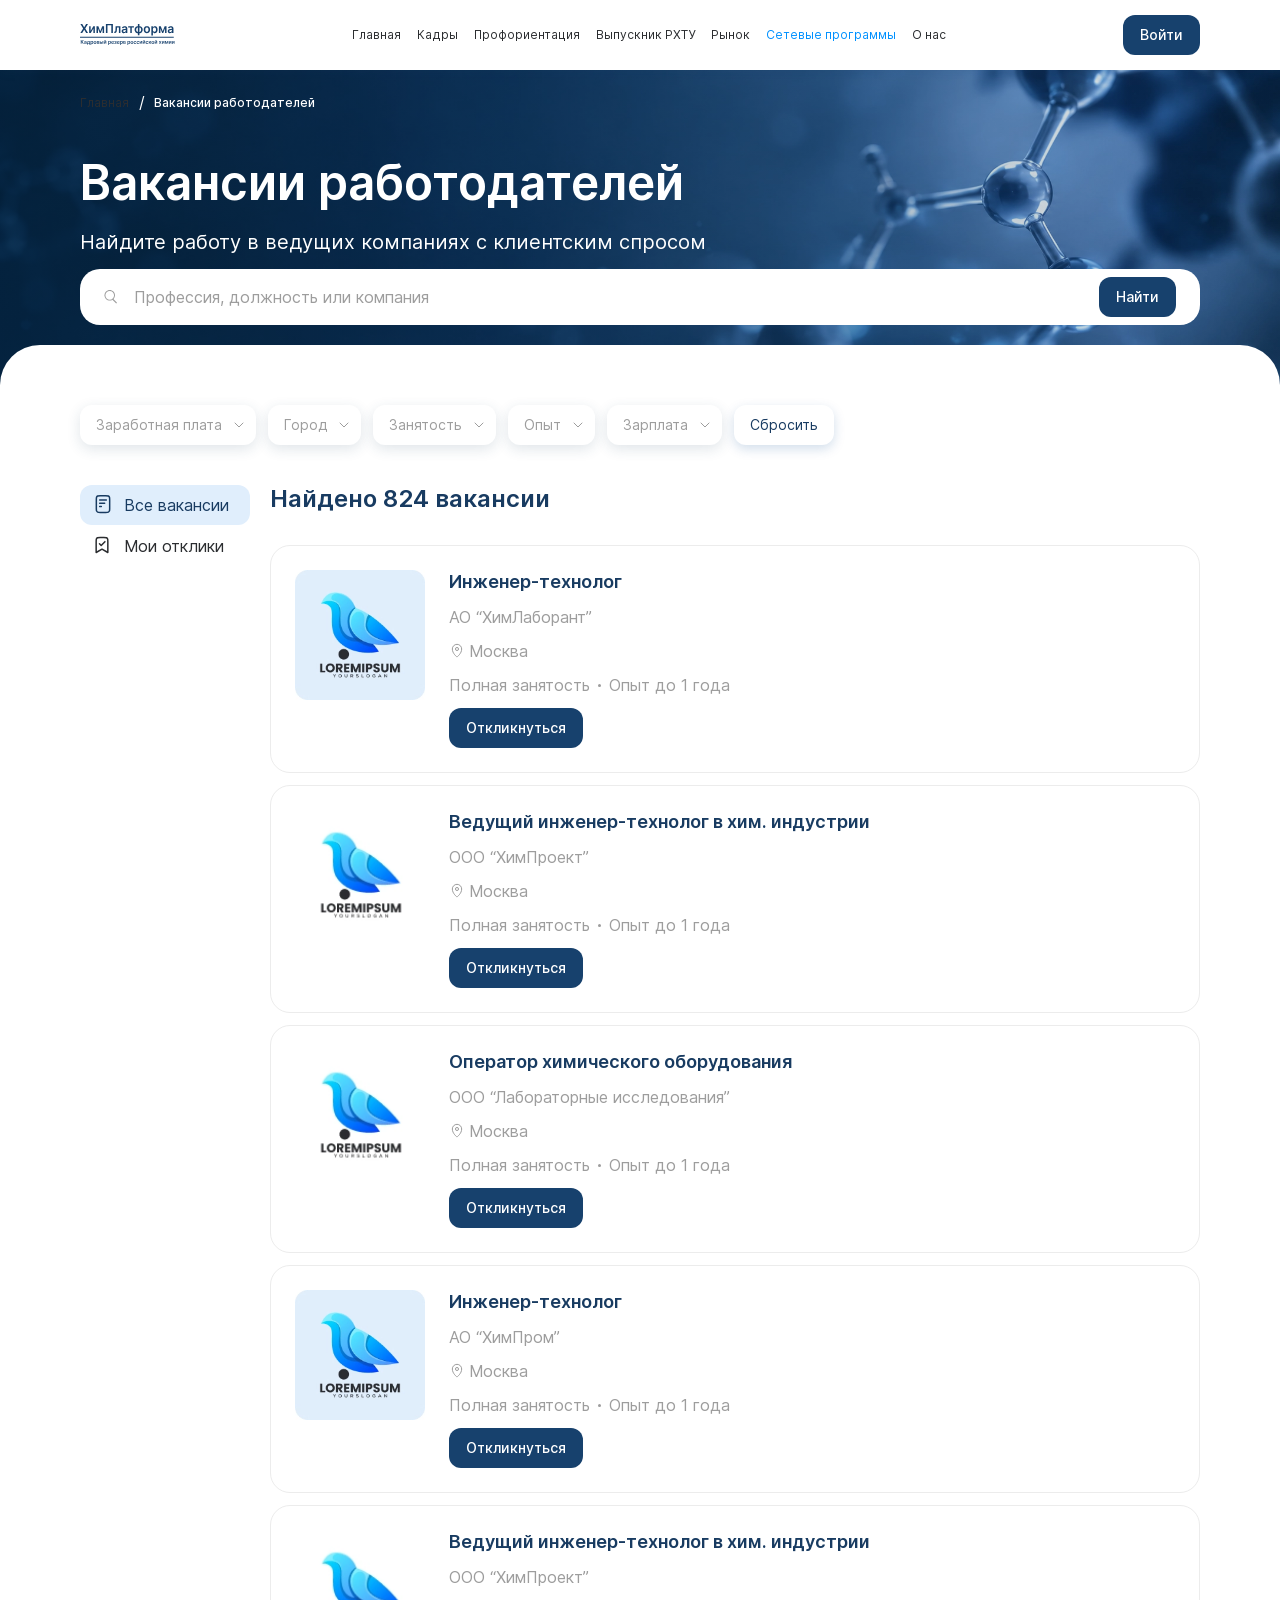
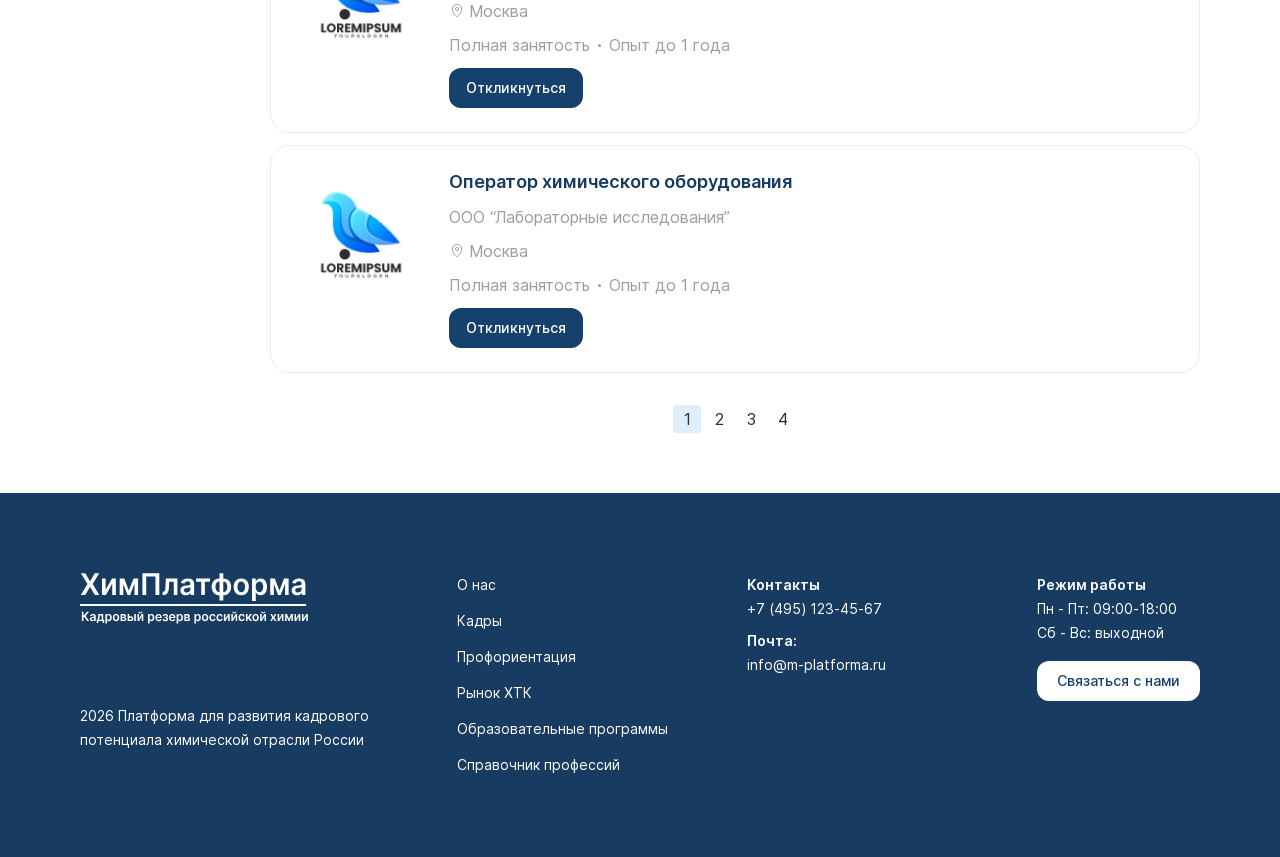
<file: pages/job/job.html>
<!DOCTYPE html>
<html lang="ru">

<head>
    <meta charset="UTF-8" />
    <meta name="viewport" content="width=device-width, user-scalable=no, viewport-fit=cover" />

    <title>Вакансии работодателей</title>

    <link rel="icon" type="image/png" href="../../img/favicon/favicon-96x96.png" sizes="96x96" />
    <link rel="icon" type="image/svg+xml" href="../../img/favicon/favicon.svg" />
    <link rel="shortcut icon" href="../../img/favicon.ico" />
    <link rel="apple-touch-icon" sizes="180x180" href="../../img/favicon/apple-touch-icon.png" />
    <meta name="apple-mobile-web-app-title" content="Хим платформа" />

    <link rel="stylesheet" type="text/css" href="../../fonts/stylesheet.css" />
    <link rel="stylesheet" type="text/css" href="../../libs/swiper/swiper-bundle.min.css" />
    <link rel="stylesheet" type="text/css" href="../../libs/select2/select2.min.css" />
    <link rel="stylesheet" type="text/css" href="../../libs/micromodal/micromodal.css" />
    <link rel="stylesheet" type="text/css" href="../../libs/fancybox/fancybox.css" />
    <link rel="stylesheet" type="text/css" href="../../libs/aos/aos.css" />
    <link rel="stylesheet" type="text/css" href="../../css/style.css" />
</head>

<body class="index-page">

    <div class="site-wrapper">
        <header class="header">
            <div class="container">
                <div class="header__inner">
                    <button class="header__burger"></button>

                    <a class="header__logo" href="/">
                        <img src="../../img/svg/logo.svg" alt="ХимПлатформа">
                    </a>

                    <nav class="header__nav">
                        <a href="#">Главная</a>
                        <a href="#">Кадры</a>
                        <a href="#">Профориентация</a>
                        <a href="#">Выпускник РХТУ</a>
                        <a href="#">Рынок</a>
                        <a href="#" class="proffessions">Сетевые программы</a>
                        <a href="#">О нас</a>
                    </nav>

                    <div class="header__actions">
                        <a class="header__profile btn btn--blueDark" href="#">Войти</a>
                        <!-- это после авторизации будет кнопка -->
                        <!-- <a class="header__lk btn btn--blueDark" href="#"></a> -->
                    </div>
                </div>
            </div>
        </header>

        <main class="main">

            <section class="job-hero">

                <div class="breadcrumbs">
                    <div class="container">
                        <ul class="breadcrumbs__list">
                            <li><a href="#">Главная</a></li>
                            <li><span>Вакансии работодателей</span></li>
                        </ul>
                        <a href="#" class="breadcrumbs__mobile">Главная</a>
                    </div>
                </div>

                <div class="job-hero__background">
                    <picture>
                        <source type="image/webp" srcset="../../img/job-hero.webp">
                        <img src="../../img/job-hero.png" alt="">
                    </picture>
                </div>

                <div class="container job-hero__container">
                    <h1 class="job-hero__title caption caption--h1">Вакансии работодателей</h1>
                    <p class="job-hero__subtitle">Найдите работу в ведущих компаниях с клиентским спросом</p>

                    <form class="job-hero__search" action="#" method="">
                        <label class="job-hero__field">
                            <svg width="14" height="15" viewBox="0 0 14 15" fill="none"
                                xmlns="http://www.w3.org/2000/svg">
                                <mask id="stroke0_2_10471" fill="white">
                                    <path
                                        d="M11.2667 5.6875C11.2667 8.82862 8.74453 11.375 5.63333 11.375C2.52213 11.375 0 8.82862 0 5.6875C0 2.54638 2.52213 0 5.63333 0C8.74453 0 11.2667 2.54638 11.2667 5.6875Z" />
                                </mask>
                                <ellipse cx="5.63333" cy="5.6875" rx="5.63333" ry="5.6875" stroke-width="2"
                                    stroke="#9D9D9D" mask="url(#stroke0_2_10471)" />
                                <path d="M8.66797 9.625L13.0013 14" stroke-width="1.25" stroke="#9D9D9D" />
                            </svg>
                            <input type="text" name="search" placeholder="Профессия, должность или компания">
                        </label>

                        <button class="job-hero__submit btn btn--blueDark" type="submit">Найти</button>
                    </form>
                </div>
            </section>

            <section class="job-catalog">
                <div class="container">
                    <form class="job-filters" action="#" method="">
                        <label class="job-filters__item">
                            <select name="salary">
                                <option value="">Заработная плата</option>
                                <option value="80000">от 80 000 ₽</option>
                                <option value="120000">от 120 000 ₽</option>
                                <option value="180000">от 180 000 ₽</option>
                            </select>
                        </label>

                        <label class="job-filters__item job-filters__item--small">
                            <select name="city">
                                <option value="">Город</option>
                                <option value="moscow">Москва</option>
                                <option value="spb">Санкт-Петербург</option>
                                <option value="kazan">Казань</option>
                            </select>
                        </label>

                        <label class="job-filters__item">
                            <select name="employment">
                                <option value="">Занятость</option>
                                <option value="full">Полная</option>
                                <option value="part">Частичная</option>
                                <option value="internship">Стажировка</option>
                            </select>
                        </label>

                        <label class="job-filters__item job-filters__item--small">
                            <select name="experience">
                                <option value="">Опыт</option>
                                <option value="none">Без опыта</option>
                                <option value="1">До 1 года</option>
                                <option value="3">От 1 до 3 лет</option>
                            </select>
                        </label>

                        <label class="job-filters__item">
                            <select name="category">
                                <option value="">Зарплата</option>
                                <option value="asc">По возрастанию</option>
                                <option value="desc">По убыванию</option>
                            </select>
                        </label>

                        <button class="job-filters__reset" type="reset">Сбросить</button>
                    </form>

                    <div class="profile-page__layout job-catalog__layout">
                        <aside class="profile-sidebar">
                            <nav class="profile-sidebar__nav">
                                <a class="profile-sidebar__link active" href="#">
                                    <svg width="20" height="20" viewBox="0 0 20 20" fill="none"
                                        xmlns="http://www.w3.org/2000/svg">
                                        <path
                                            d="M12.6654 9.21826H7.66536M9.33203 12.5516H7.66536M14.332 5.88493H7.66536M17.6654 5.71826V14.3849C17.6654 15.7851 17.6654 16.4851 17.3929 17.0199C17.1532 17.4903 16.7707 17.8728 16.3003 18.1124C15.7656 18.3849 15.0655 18.3849 13.6654 18.3849H8.33203C6.9319 18.3849 6.23183 18.3849 5.69705 18.1124C5.22665 17.8728 4.8442 17.4903 4.60451 17.0199C4.33203 16.4851 4.33203 15.7851 4.33203 14.3849V5.71826C4.33203 4.31813 4.33203 3.61806 4.60451 3.08329C4.8442 2.61288 5.22665 2.23043 5.69705 1.99075C6.23183 1.71826 6.9319 1.71826 8.33203 1.71826H13.6654C15.0655 1.71826 15.7656 1.71826 16.3003 1.99075C16.7707 2.23043 17.1532 2.61288 17.3929 3.08329C17.6654 3.61806 17.6654 4.31813 17.6654 5.71826Z"
                                            stroke-width="1.5" stroke-linecap="round" stroke-linejoin="round"
                                            stroke="currentColor" />
                                    </svg>
                                    Все вакансии
                                </a>

                                <a class="profile-sidebar__link" href="#">
                                    <svg width="20" height="20" viewBox="0 0 20 20" fill="none"
                                        xmlns="http://www.w3.org/2000/svg">
                                        <path
                                            d="M7.4974 8.75L9.16406 10.4167L12.9141 6.66667M15.8307 17.5V6.5C15.8307 5.09987 15.8307 4.3998 15.5582 3.86502C15.3186 3.39462 14.9361 3.01217 14.4657 2.77248C13.9309 2.5 13.2309 2.5 11.8307 2.5H8.16406C6.76393 2.5 6.06387 2.5 5.52909 2.77248C5.05868 3.01217 4.67623 3.39462 4.43655 3.86502C4.16406 4.3998 4.16406 5.09987 4.16406 6.5V17.5L9.9974 14.1667L15.8307 17.5Z"
                                            stroke-width="1.5" stroke-linecap="round" stroke-linejoin="round"
                                            stroke="currentColor" />
                                    </svg>
                                    Мои отклики
                                </a>
                            </nav>
                        </aside>

                        <div class="job-results">
                            <h2 class="job-results__title">Найдено 824 вакансии</h2>

                            <div class="job-results__list">
                                <article class="company-vacancy">
                                    <div class="company-vacancy__logo">
                                        <img src="../../img/company-logo1.webp" alt="АО ХимЛаборант">
                                    </div>
                                    <div class="company-vacancy__content">
                                        <h3>Инженер-технолог</h3>
                                        <span>АО “ХимЛаборант”</span>
                                        <span class="company-vacancy__location">
                                            <svg viewBox="0 0 24 24" fill="none" aria-hidden="true">
                                                <path d="M12 21s7-5.2 7-12a7 7 0 1 0-14 0c0 6.8 7 12 7 12Z"
                                                    stroke="currentColor" stroke-width="1.5" />
                                                <circle cx="12" cy="9" r="2.3" stroke="currentColor"
                                                    stroke-width="1.5" />
                                            </svg>
                                            Москва
                                        </span>
                                        <ul class="company-vacancy__meta">
                                            <li>Полная занятость</li>
                                            <li>Опыт до 1 года</li>
                                        </ul>
                                        <a class="company-vacancy__button btn btn--blueDark" href="#">Откликнуться</a>
                                    </div>
                                </article>

                                <article class="company-vacancy">
                                    <div class="company-vacancy__logo">
                                        <img src="../../img/company-logo2.webp" alt="ООО ХимПроект">
                                    </div>
                                    <div class="company-vacancy__content">
                                        <h3>Ведущий инженер-технолог в хим. индустрии</h3>
                                        <span>ООО “ХимПроект”</span>
                                        <span class="company-vacancy__location">
                                            <svg viewBox="0 0 24 24" fill="none" aria-hidden="true">
                                                <path d="M12 21s7-5.2 7-12a7 7 0 1 0-14 0c0 6.8 7 12 7 12Z"
                                                    stroke="currentColor" stroke-width="1.5" />
                                                <circle cx="12" cy="9" r="2.3" stroke="currentColor"
                                                    stroke-width="1.5" />
                                            </svg>
                                            Москва
                                        </span>
                                        <ul class="company-vacancy__meta">
                                            <li>Полная занятость</li>
                                            <li>Опыт до 1 года</li>
                                        </ul>
                                        <a class="company-vacancy__button btn btn--blueDark" href="#">Откликнуться</a>
                                    </div>
                                </article>

                                <article class="company-vacancy">
                                    <div class="company-vacancy__logo">
                                        <img src="../../img/company-logo2.webp" alt="ООО Лабораторные исследования">
                                    </div>
                                    <div class="company-vacancy__content">
                                        <h3>Оператор химического оборудования</h3>
                                        <span>ООО “Лабораторные исследования”</span>
                                        <span class="company-vacancy__location">
                                            <svg viewBox="0 0 24 24" fill="none" aria-hidden="true">
                                                <path d="M12 21s7-5.2 7-12a7 7 0 1 0-14 0c0 6.8 7 12 7 12Z"
                                                    stroke="currentColor" stroke-width="1.5" />
                                                <circle cx="12" cy="9" r="2.3" stroke="currentColor"
                                                    stroke-width="1.5" />
                                            </svg>
                                            Москва
                                        </span>
                                        <ul class="company-vacancy__meta">
                                            <li>Полная занятость</li>
                                            <li>Опыт до 1 года</li>
                                        </ul>
                                        <a class="company-vacancy__button btn btn--blueDark" href="#">Откликнуться</a>
                                    </div>
                                </article>

                                <article class="company-vacancy">
                                    <div class="company-vacancy__logo">
                                        <img src="../../img/company-logo1.webp" alt="АО ХимПром">
                                    </div>
                                    <div class="company-vacancy__content">
                                        <h3>Инженер-технолог</h3>
                                        <span>АО “ХимПром”</span>
                                        <span class="company-vacancy__location">
                                            <svg viewBox="0 0 24 24" fill="none" aria-hidden="true">
                                                <path d="M12 21s7-5.2 7-12a7 7 0 1 0-14 0c0 6.8 7 12 7 12Z"
                                                    stroke="currentColor" stroke-width="1.5" />
                                                <circle cx="12" cy="9" r="2.3" stroke="currentColor"
                                                    stroke-width="1.5" />
                                            </svg>
                                            Москва
                                        </span>
                                        <ul class="company-vacancy__meta">
                                            <li>Полная занятость</li>
                                            <li>Опыт до 1 года</li>
                                        </ul>
                                        <a class="company-vacancy__button btn btn--blueDark" href="#">Откликнуться</a>
                                    </div>
                                </article>

                                <article class="company-vacancy">
                                    <div class="company-vacancy__logo">
                                        <img src="../../img/company-logo2.webp" alt="ООО ХимПроект">
                                    </div>
                                    <div class="company-vacancy__content">
                                        <h3>Ведущий инженер-технолог в хим. индустрии</h3>
                                        <span>ООО “ХимПроект”</span>
                                        <span class="company-vacancy__location">
                                            <svg viewBox="0 0 24 24" fill="none" aria-hidden="true">
                                                <path d="M12 21s7-5.2 7-12a7 7 0 1 0-14 0c0 6.8 7 12 7 12Z"
                                                    stroke="currentColor" stroke-width="1.5" />
                                                <circle cx="12" cy="9" r="2.3" stroke="currentColor"
                                                    stroke-width="1.5" />
                                            </svg>
                                            Москва
                                        </span>
                                        <ul class="company-vacancy__meta">
                                            <li>Полная занятость</li>
                                            <li>Опыт до 1 года</li>
                                        </ul>
                                        <a class="company-vacancy__button btn btn--blueDark" href="#">Откликнуться</a>
                                    </div>
                                </article>

                                <article class="company-vacancy">
                                    <div class="company-vacancy__logo">
                                        <img src="../../img/company-logo2.webp" alt="ООО Лабораторные исследования">
                                    </div>
                                    <div class="company-vacancy__content">
                                        <h3>Оператор химического оборудования</h3>
                                        <span>ООО “Лабораторные исследования”</span>
                                        <span class="company-vacancy__location">
                                            <svg viewBox="0 0 24 24" fill="none" aria-hidden="true">
                                                <path d="M12 21s7-5.2 7-12a7 7 0 1 0-14 0c0 6.8 7 12 7 12Z"
                                                    stroke="currentColor" stroke-width="1.5" />
                                                <circle cx="12" cy="9" r="2.3" stroke="currentColor"
                                                    stroke-width="1.5" />
                                            </svg>
                                            Москва
                                        </span>
                                        <ul class="company-vacancy__meta">
                                            <li>Полная занятость</li>
                                            <li>Опыт до 1 года</li>
                                        </ul>
                                        <a class="company-vacancy__button btn btn--blueDark" href="#">Откликнуться</a>
                                    </div>
                                </article>
                            </div>

                            <nav class="pagination">
                                <ul>
                                    <li><a class="pagination-link active" href="#">1</a></li>
                                    <li><a class="pagination-link" href="#">2</a></li>
                                    <li><a class="pagination-link" href="#">3</a></li>
                                    <li><a class="pagination-link" href="#">4</a></li>
                                </ul>
                            </nav>
                        </div>
                    </div>
                </div>
            </section>
        </main>

        <footer class="footer">
            <div class="container">
                <div class="footer__inner">
                    <div class="footer__about">
                        <a class="footer__logo" href="/">
                            <img src="../../img/svg/logo-white.svg" alt="ХимПлатформа">
                        </a>
                    </div>

                    <div class="footer__nav">
                        <a href="#">О нас</a>
                        <a href="#">Кадры</a>
                        <a href="#">Профориентация</a>
                        <a href="#">Рынок ХТК</a>
                        <a href="#">Образовательные программы</a>
                        <a href="#">Справочник профессий</a>
                    </div>

                    <div class="footer__contacts">
                        <strong>Контакты</strong>
                        <a href="tel:+74951234567">+7 (495) 123-45-67</a>
                        <strong>Почта:</strong>
                        <a href="mailto:info@m-platforma.ru">info@m-platforma.ru</a>
                    </div>

                    <div class="footer__schedule">
                        <strong>Режим работы</strong>
                        <span>Пн - Пт: 09:00-18:00</span>
                        <span>Сб - Вс: выходной</span>
                        <a class="footer__button btn btn--white" href="#">Связаться с нами</a>
                    </div>

                    <p class="footer__copyright"><span class="thisYear">2026</span> Платформа для развития кадрового
                        потенциала химической отрасли России</p>
                </div>
            </div>
        </footer>
    </div>

    <div class="overlay"></div>

</body>

<script src="../../libs/jquery/jquery-4.0.0.min.js"></script>
<script src="../../libs/swiper/swiper-bundle.min.js"></script>
<script src="../../libs/select2/select2.min.js"></script>
<script src="../../libs/micromodal/micromodal.min.js"></script>
<script src="../../libs/tabslet/jquery.tabslet.min.js"></script>
<script src="../../libs/fancybox/fancybox.umd.js"></script>
<script src="../../libs/aos/aos.js"></script>
<script src="../../js/main.js"></script>

</html>
</file>
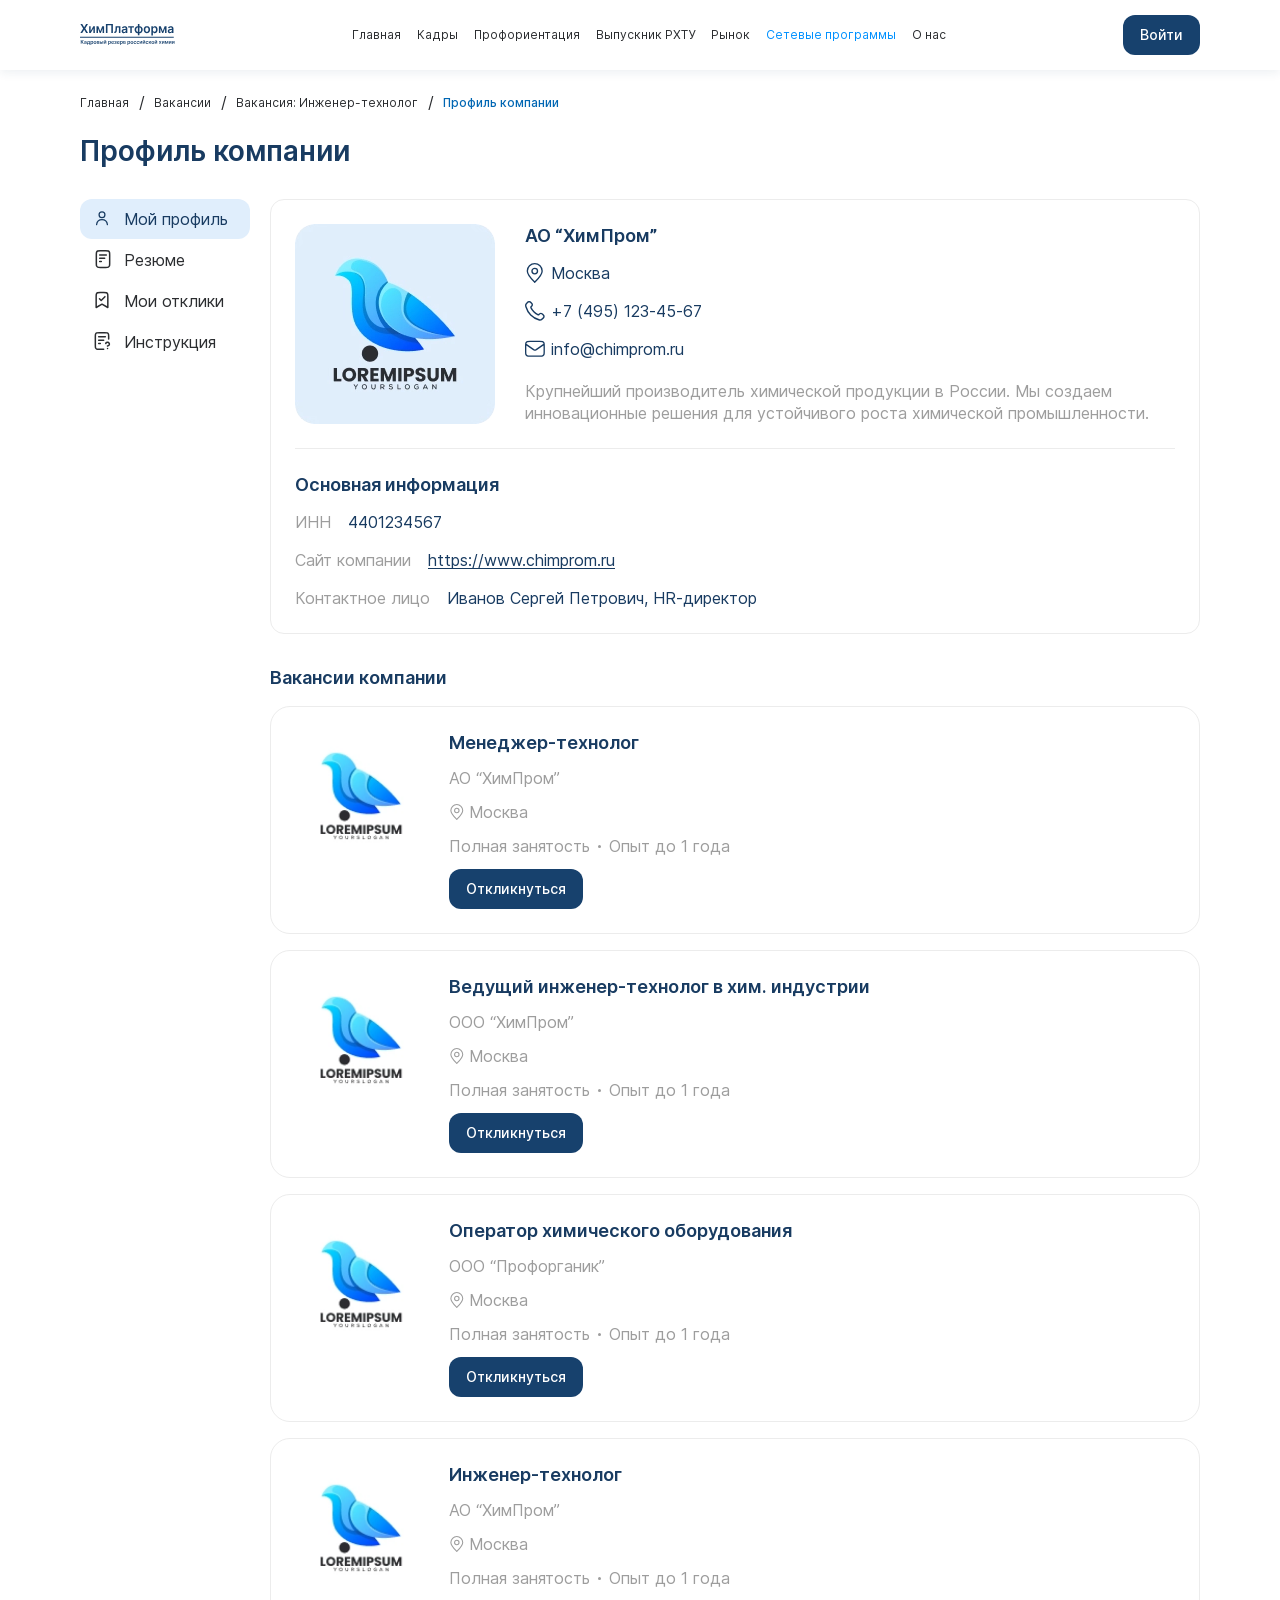
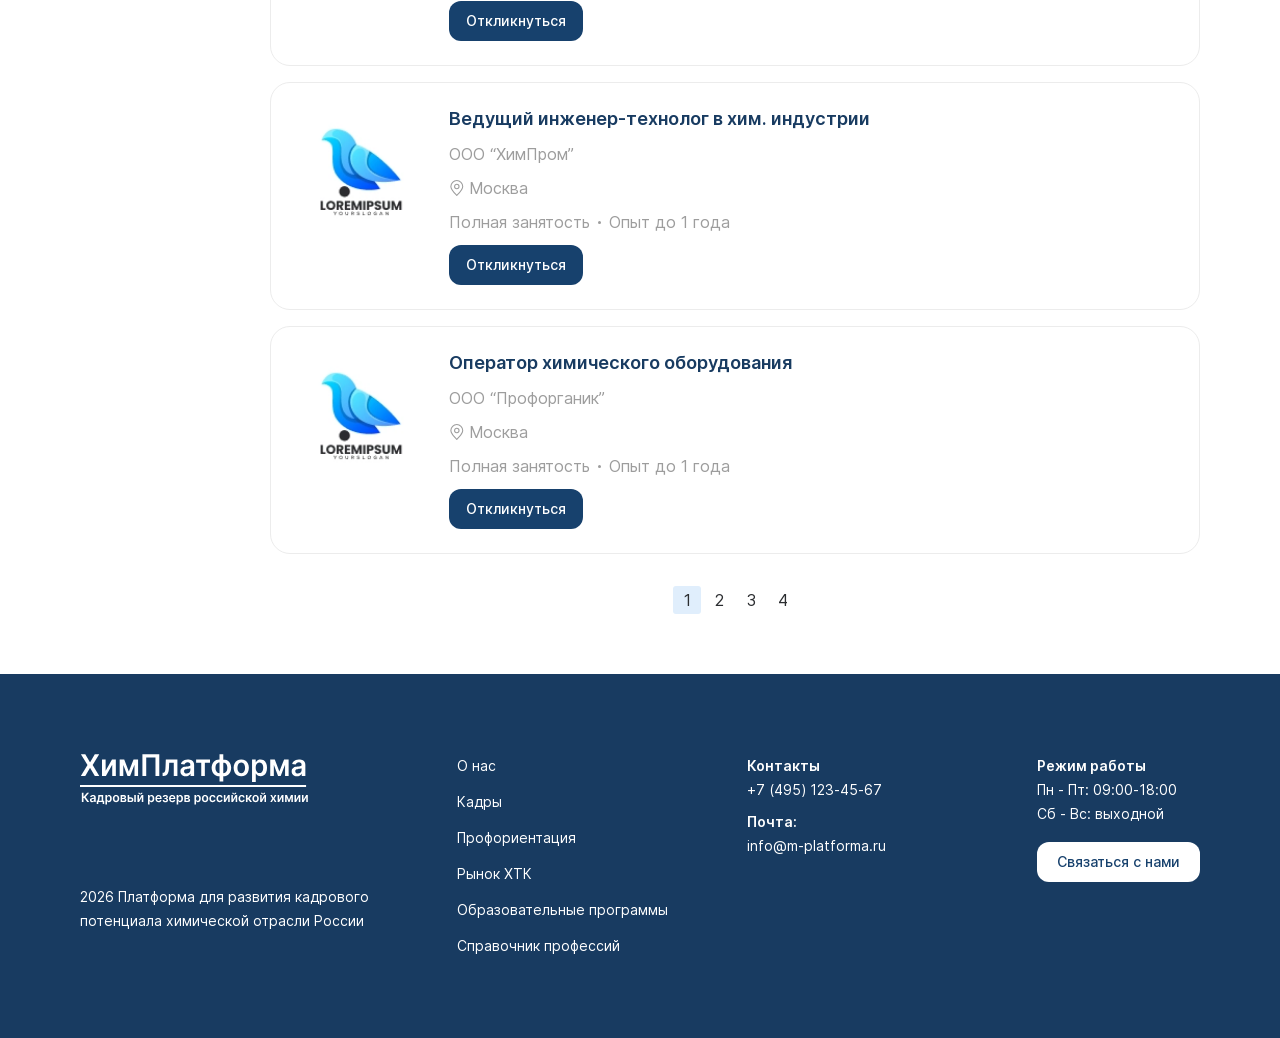
<file: pages/profile-company/profile-company.html>
<!DOCTYPE html>
<html lang="ru">

<head>
    <meta charset="UTF-8" />
    <meta name="viewport" content="width=device-width, user-scalable=no, viewport-fit=cover" />

    <title>Профиль компании</title>

    <link rel="icon" type="image/png" href="../../img/favicon/favicon-96x96.png" sizes="96x96" />
    <link rel="icon" type="image/svg+xml" href="../../img/favicon/favicon.svg" />
    <link rel="shortcut icon" href="../../img/favicon.ico" />
    <link rel="apple-touch-icon" sizes="180x180" href="../../img/favicon/apple-touch-icon.png" />
    <meta name="apple-mobile-web-app-title" content="Хим платформа" />

    <link rel="stylesheet" type="text/css" href="../../fonts/stylesheet.css" />

    <link rel="stylesheet" type="text/css" href="../../libs/swiper/swiper-bundle.min.css" />
    <link rel="stylesheet" type="text/css" href="../../libs/select2/select2.min.css" />
    <link rel="stylesheet" type="text/css" href="../../libs/micromodal/micromodal.css" />
    <link rel="stylesheet" type="text/css" href="../../libs/fancybox/fancybox.css" />
    <link rel="stylesheet" type="text/css" href="../../libs/aos/aos.css" />
    <link rel="stylesheet" type="text/css" href="../../css/style.css" />
</head>

<body class="index-page">

    <div class="site-wrapper">
        <header class="header">
            <div class="container">
                <div class="header__inner">

                    <button class="header__burger"></button>

                    <a class="header__logo" href="/">
                        <img src="../../img/svg/logo.svg" alt="ХимПлатформа">
                    </a>

                    <nav class="header__nav">
                        <a href="#">Главная</a>
                        <a href="#">Кадры</a>
                        <a href="#">Профориентация</a>
                        <a href="#">Выпускник РХТУ</a>
                        <a href="#">Рынок</a>
                        <a href="#" class="proffessions">Сетевые программы</a>
                        <a href="#">О нас</a>
                    </nav>

                    <div class="header__actions">
                        <a class="header__profile btn btn--blueDark" href="#">Войти</a>
                        <!-- это после авторизации будет кнопка -->
                        <!-- <a class="header__lk btn btn--blueDark" href="#"></a> -->
                    </div>

                </div>
            </div>
        </header>

        <main class="main">

            <div class="breadcrumbs">
                <div class="container">
                    <ul class="breadcrumbs__list">
                        <li>
                            <a href="#">Главная</a>
                        </li>
                        <li>
                            <a href="#">Вакансии</a>
                        </li>
                        <li>
                            <a href="#">Вакансия: Инженер-технолог</a>
                        </li>
                        <li>
                            <span>Профиль компании</span>
                        </li>
                    </ul>

                    <a href="#" class="breadcrumbs__mobile">Главная</a>
                </div>
            </div>

            <div class="profile-page">
                <div class="container">
                    <h1 class="profile-page__title caption caption--h2">Профиль компании</h1>

                    <div class="profile-page__layout">
                        <div class="profile-sidebar">
                            <div class="profile-sidebar__nav">
                                <a class="profile-sidebar__link active" href="#">
                                    <svg viewBox="0 0 24 24" fill="none" aria-hidden="true">
                                        <circle cx="12" cy="8" r="3.5" stroke="currentColor" stroke-width="1.5" />
                                        <path d="M5.5 20c.5-4 2.7-6 6.5-6s6 2 6.5 6" stroke="currentColor"
                                            stroke-width="1.5" stroke-linecap="round" />
                                    </svg>
                                    Мой профиль
                                </a>
                                <a class="profile-sidebar__link" href="#">
                                    <svg width="20" height="20" viewBox="0 0 20 20" fill="none"
                                        xmlns="http://www.w3.org/2000/svg">
                                        <path
                                            d="M12.6654 9.21826H7.66536M9.33203 12.5516H7.66536M14.332 5.88493H7.66536M17.6654 5.71826V14.3849C17.6654 15.7851 17.6654 16.4851 17.3929 17.0199C17.1532 17.4903 16.7707 17.8728 16.3003 18.1124C15.7656 18.3849 15.0655 18.3849 13.6654 18.3849H8.33203C6.9319 18.3849 6.23183 18.3849 5.69705 18.1124C5.22665 17.8728 4.8442 17.4903 4.60451 17.0199C4.33203 16.4851 4.33203 15.7851 4.33203 14.3849V5.71826C4.33203 4.31813 4.33203 3.61806 4.60451 3.08329C4.8442 2.61288 5.22665 2.23043 5.69705 1.99075C6.23183 1.71826 6.9319 1.71826 8.33203 1.71826H13.6654C15.0655 1.71826 15.7656 1.71826 16.3003 1.99075C16.7707 2.23043 17.1532 2.61288 17.3929 3.08329C17.6654 3.61806 17.6654 4.31813 17.6654 5.71826Z"
                                            stroke-width="1.5" stroke-linecap="round" stroke-linejoin="round"
                                            stroke="#2B2D30" />
                                    </svg>
                                    Резюме
                                </a>
                                <a class="profile-sidebar__link" href="#">
                                    <svg width="20" height="20" viewBox="0 0 20 20" fill="none"
                                        xmlns="http://www.w3.org/2000/svg">
                                        <path
                                            d="M7.4974 8.75L9.16406 10.4167L12.9141 6.66667M15.8307 17.5V6.5C15.8307 5.09987 15.8307 4.3998 15.5582 3.86502C15.3186 3.39462 14.9361 3.01217 14.4657 2.77248C13.9309 2.5 13.2309 2.5 11.8307 2.5H8.16406C6.76393 2.5 6.06387 2.5 5.52909 2.77248C5.05868 3.01217 4.67623 3.39462 4.43655 3.86502C4.16406 4.3998 4.16406 5.09987 4.16406 6.5V17.5L9.9974 14.1667L15.8307 17.5Z"
                                            stroke-width="1.5" stroke-linecap="round" stroke-linejoin="round"
                                            stroke="#2B2D30" />
                                    </svg>
                                    Мои отклики
                                </a>
                                <a class="profile-sidebar__link" href="#">
                                    <svg width="20" height="20" viewBox="0 0 20 20" fill="none"
                                        xmlns="http://www.w3.org/2000/svg">
                                        <path
                                            d="M16.6673 7.91675V5.66675C16.6673 4.26662 16.6673 3.56655 16.3948 3.03177C16.1552 2.56137 15.7727 2.17892 15.3023 1.93923C14.7675 1.66675 14.0674 1.66675 12.6673 1.66675H7.33398C5.93385 1.66675 5.23379 1.66675 4.69901 1.93923C4.2286 2.17892 3.84615 2.56137 3.60647 3.03177C3.33398 3.56655 3.33398 4.26662 3.33398 5.66675V14.3334C3.33398 15.7335 3.33398 16.4336 3.60647 16.9684C3.84615 17.4388 4.2286 17.8212 4.69901 18.0609C5.23379 18.3334 5.93385 18.3334 7.33398 18.3334H11.6673M11.6673 9.16675H6.66732M8.33398 12.5001H6.66732M13.334 5.83341H6.66732M13.7507 12.5019C13.8975 12.0845 14.1873 11.7326 14.5688 11.5084C14.9502 11.2842 15.3987 11.2023 15.8348 11.2771C16.2709 11.3519 16.6665 11.5786 16.9514 11.9171C17.2364 12.2556 17.3923 12.684 17.3917 13.1265C17.3917 14.3755 15.5181 15.0001 15.5181 15.0001M15.5422 17.5001H15.5506"
                                            stroke-width="1.5" stroke-linecap="round" stroke-linejoin="round"
                                            stroke="#2B2D30" />
                                    </svg>
                                    Инструкция
                                </a>
                            </div>
                        </div>

                        <section class="profile-company-info">
                            <div class="company-card">
                                <div class="company-card__main">
                                    <div class="company-card__logo">
                                        <picture>
                                            <source type="image/webp" srcset="../../img/company-logo1.webp">
                                            <img src="../../img/company-logo1.webp" alt="Логотип АО ХимПром">
                                        </picture>
                                    </div>

                                    <div class="company-card__content">
                                        <h2 class="caption caption--h3">АО “ХимПром”</h2>

                                        <ul class="company-card__contacts">
                                            <li>
                                                <svg width="15" height="18" viewBox="0 0 15 18" fill="none"
                                                    xmlns="http://www.w3.org/2000/svg">
                                                    <path
                                                        d="M9.76823 7.26676C9.76823 8.64748 8.64894 9.76676 7.26823 9.76676C5.88752 9.76676 4.76823 8.64748 4.76823 7.26676C4.76823 5.88605 5.88752 4.76676 7.26823 4.76676C8.64894 4.76676 9.76823 5.88605 9.76823 7.26676ZM13.9349 7.26676C13.9349 10.9487 10.6016 13.9334 7.26823 17.2668C3.9349 13.9334 0.601562 10.9487 0.601562 7.26676C0.601562 3.58487 3.58633 0.600098 7.26823 0.600098C10.9501 0.600098 13.9349 3.58487 13.9349 7.26676Z"
                                                        stroke-width="1.2" stroke-linecap="round"
                                                        stroke-linejoin="round" stroke="#183B61" />
                                                </svg>
                                                Москва
                                            </li>
                                            <li>
                                                <svg width="17" height="17" viewBox="0 0 17 17" fill="none"
                                                    xmlns="http://www.w3.org/2000/svg">
                                                    <path
                                                        d="M7.51569 9.19052C6.51438 8.1892 5.72372 7.057 5.14372 5.84899C5.09383 5.74508 5.06889 5.69312 5.04972 5.62738C4.98162 5.39375 5.03054 5.10687 5.17221 4.90901C5.21208 4.85333 5.25971 4.8057 5.35497 4.71044C5.64631 4.41911 5.79198 4.27344 5.88722 4.12696C6.24638 3.57455 6.24638 2.8624 5.88722 2.30999C5.79198 2.16351 5.64631 2.01784 5.35497 1.7265L5.19258 1.56411C4.74971 1.12124 4.52828 0.899803 4.29046 0.779516C3.81749 0.540291 3.25894 0.540291 2.78597 0.779517C2.54815 0.899804 2.32672 1.12124 1.88385 1.56411L1.75249 1.69547C1.31113 2.13682 1.09046 2.3575 0.921919 2.65752C0.734902 2.99045 0.600433 3.50752 0.60157 3.88937C0.602593 4.2335 0.669347 4.46868 0.802853 4.93905C1.52033 7.46688 2.87406 9.85218 4.86404 11.8422C6.85402 13.8322 9.23932 15.1859 11.7672 15.9034C12.2375 16.0369 12.4727 16.1036 12.8168 16.1046C13.1987 16.1058 13.7158 15.9713 14.0487 15.7843C14.3487 15.6158 14.5694 15.3951 15.0107 14.9537L15.1421 14.8224C15.585 14.3795 15.8064 14.1581 15.9267 13.9202C16.1659 13.4473 16.1659 12.8887 15.9267 12.4157C15.8064 12.1779 15.585 11.9565 15.1421 11.5136L14.9797 11.3512C14.6884 11.0599 14.5427 10.9142 14.3962 10.819C13.8438 10.4598 13.1317 10.4598 12.5793 10.819C12.4328 10.9142 12.2871 11.0599 11.9958 11.3512C11.9005 11.4465 11.8529 11.4941 11.7972 11.534C11.5993 11.6757 11.3125 11.7246 11.0788 11.6565C11.0131 11.6373 10.9611 11.6124 10.8572 11.5625C9.64921 10.9825 8.51701 10.1918 7.51569 9.19052Z"
                                                        stroke-width="1.2" stroke-linecap="round"
                                                        stroke-linejoin="round" stroke="#183B61" />
                                                </svg>
                                                <a href="tel:+74951234567">+7 (495) 123-45-67</a>
                                            </li>
                                            <li>
                                                <svg width="18" height="15" viewBox="0 0 18 15" fill="none"
                                                    xmlns="http://www.w3.org/2000/svg">
                                                    <path
                                                        d="M0.601562 3.1001L7.40566 7.86297C7.95664 8.24865 8.23213 8.44149 8.53178 8.51619C8.79647 8.58217 9.07332 8.58217 9.33801 8.51619C9.63767 8.44149 9.91315 8.24865 10.4641 7.86297L17.2682 3.1001M4.60156 13.9334H13.2682C14.6684 13.9334 15.3684 13.9334 15.9032 13.6609C16.3736 13.4213 16.7561 13.0388 16.9957 12.5684C17.2682 12.0336 17.2682 11.3336 17.2682 9.93343V4.6001C17.2682 3.19997 17.2682 2.4999 16.9957 1.96512C16.7561 1.49472 16.3736 1.11226 15.9032 0.872581C15.3684 0.600098 14.6684 0.600098 13.2682 0.600098H4.60156C3.20143 0.600098 2.50137 0.600098 1.96659 0.872581C1.49618 1.11226 1.11373 1.49472 0.874046 1.96512C0.601562 2.4999 0.601562 3.19997 0.601562 4.6001V9.93343C0.601562 11.3336 0.601562 12.0336 0.874046 12.5684C1.11373 13.0388 1.49618 13.4213 1.96659 13.6609C2.50137 13.9334 3.20143 13.9334 4.60156 13.9334Z"
                                                        stroke-width="1.2" stroke-linecap="round"
                                                        stroke-linejoin="round" stroke="#183B61" />
                                                </svg>
                                                <a href="mailto:info@chimprom.ru">info@chimprom.ru</a>
                                            </li>
                                        </ul>

                                        <p class="company-card__description">Крупнейший производитель химической
                                            продукции в России. Мы создаем инновационные решения для устойчивого роста
                                            химической промышленности.</p>
                                    </div>
                                </div>

                                <div class="company-card__data">
                                    <h3>Основная информация</h3>
                                    <ul>
                                        <li>
                                            <span>ИНН</span>
                                            <span>4401234567</span>
                                        </li>
                                        <li>
                                            <span>Сайт компании</span>
                                            <span><a href="https://www.chimprom.ru">https://www.chimprom.ru</a></span>
                                        </li>
                                        <li>
                                            <span>Контактное лицо</span>
                                            <span>Иванов Сергей Петрович, HR-директор</span>
                                        </li>
                                    </ul>
                                </div>
                            </div>

                            <div class="company-vacancies">
                                <h2 class="company-vacancies__title caption caption--h3">Вакансии компании</h2>

                                <div class="company-vacancies__list">
                                    <article class="company-vacancy">
                                        <div class="company-vacancy__logo">
                                            <div class="picture-block">
                                                <picture>
                                                    <source type="image/webp" srcset="./../../img/company-logo2.webp" />
                                                    <img src="../../img/company-logo2.webp" alt="Логотип АО ХимПром">
                                                </picture>
                                            </div>

                                        </div>
                                        <div class="company-vacancy__content">
                                            <h3>Менеджер-технолог</h3>
                                            <span>АО “ХимПром”</span>
                                            <span class="company-vacancy__location">
                                                <svg width="15" height="18" viewBox="0 0 15 18" fill="none"
                                                    xmlns="http://www.w3.org/2000/svg">
                                                    <path
                                                        d="M9.76823 7.26676C9.76823 8.64748 8.64894 9.76676 7.26823 9.76676C5.88752 9.76676 4.76823 8.64748 4.76823 7.26676C4.76823 5.88605 5.88752 4.76676 7.26823 4.76676C8.64894 4.76676 9.76823 5.88605 9.76823 7.26676ZM13.9349 7.26676C13.9349 10.9487 10.6016 13.9334 7.26823 17.2668C3.9349 13.9334 0.601562 10.9487 0.601562 7.26676C0.601562 3.58487 3.58633 0.600098 7.26823 0.600098C10.9501 0.600098 13.9349 3.58487 13.9349 7.26676Z"
                                                        stroke-width="1.2" stroke-linecap="round"
                                                        stroke-linejoin="round" stroke="#9D9D9D" />
                                                </svg>
                                                Москва
                                            </span>
                                            <ul class="company-vacancy__meta">
                                                <li>Полная занятость</li>
                                                <li>Опыт до 1 года</li>
                                            </ul>
                                            <a class="company-vacancy__button btn btn--blueDark"
                                                href="#">Откликнуться</a>
                                        </div>
                                    </article>

                                    <article class="company-vacancy">
                                        <div class="company-vacancy__logo">
                                            <div class="picture-block">
                                                <picture>
                                                    <source type="image/webp" srcset="./../../img/company-logo2.webp" />
                                                    <img src="../../img/company-logo2.webp" alt="Логотип АО ХимПром">
                                                </picture>
                                            </div>
                                        </div>
                                        <div class="company-vacancy__content">
                                            <h3>Ведущий инженер-технолог в хим. индустрии</h3>
                                            <span>ООО “ХимПром”</span>
                                            <span class="company-vacancy__location">
                                                <svg width="15" height="18" viewBox="0 0 15 18" fill="none"
                                                    xmlns="http://www.w3.org/2000/svg">
                                                    <path
                                                        d="M9.76823 7.26676C9.76823 8.64748 8.64894 9.76676 7.26823 9.76676C5.88752 9.76676 4.76823 8.64748 4.76823 7.26676C4.76823 5.88605 5.88752 4.76676 7.26823 4.76676C8.64894 4.76676 9.76823 5.88605 9.76823 7.26676ZM13.9349 7.26676C13.9349 10.9487 10.6016 13.9334 7.26823 17.2668C3.9349 13.9334 0.601562 10.9487 0.601562 7.26676C0.601562 3.58487 3.58633 0.600098 7.26823 0.600098C10.9501 0.600098 13.9349 3.58487 13.9349 7.26676Z"
                                                        stroke-width="1.2" stroke-linecap="round"
                                                        stroke-linejoin="round" stroke="#9D9D9D" />
                                                </svg>
                                                Москва
                                            </span>
                                            <ul class="company-vacancy__meta">
                                                <li>Полная занятость</li>
                                                <li>Опыт до 1 года</li>
                                            </ul>
                                            <a class="company-vacancy__button btn btn--blueDark"
                                                href="#">Откликнуться</a>
                                        </div>
                                    </article>

                                    <article class="company-vacancy">
                                        <div class="company-vacancy__logo">
                                            <div class="picture-block">
                                                <picture>
                                                    <source type="image/webp" srcset="./../../img/company-logo2.webp" />
                                                    <img src="../../img/company-logo2.webp" alt="Логотип АО ХимПром">
                                                </picture>
                                            </div>
                                        </div>
                                        <div class="company-vacancy__content">
                                            <h3>Оператор химического оборудования</h3>
                                            <span>ООО “Профорганик”</span>
                                            <span class="company-vacancy__location">
                                                <svg width="15" height="18" viewBox="0 0 15 18" fill="none"
                                                    xmlns="http://www.w3.org/2000/svg">
                                                    <path
                                                        d="M9.76823 7.26676C9.76823 8.64748 8.64894 9.76676 7.26823 9.76676C5.88752 9.76676 4.76823 8.64748 4.76823 7.26676C4.76823 5.88605 5.88752 4.76676 7.26823 4.76676C8.64894 4.76676 9.76823 5.88605 9.76823 7.26676ZM13.9349 7.26676C13.9349 10.9487 10.6016 13.9334 7.26823 17.2668C3.9349 13.9334 0.601562 10.9487 0.601562 7.26676C0.601562 3.58487 3.58633 0.600098 7.26823 0.600098C10.9501 0.600098 13.9349 3.58487 13.9349 7.26676Z"
                                                        stroke-width="1.2" stroke-linecap="round"
                                                        stroke-linejoin="round" stroke="#9D9D9D" />
                                                </svg>
                                                Москва
                                            </span>
                                            <ul class="company-vacancy__meta">
                                                <li>Полная занятость</li>
                                                <li>Опыт до 1 года</li>
                                            </ul>
                                            <a class="company-vacancy__button btn btn--blueDark"
                                                href="#">Откликнуться</a>
                                        </div>
                                    </article>

                                    <article class="company-vacancy">
                                        <div class="company-vacancy__logo">
                                            <div class="picture-block">
                                                <picture>
                                                    <source type="image/webp" srcset="./../../img/company-logo2.webp" />
                                                    <img src="../../img/company-logo2.webp" alt="Логотип АО ХимПром">
                                                </picture>
                                            </div>
                                        </div>
                                        <div class="company-vacancy__content">
                                            <h3>Инженер-технолог</h3>
                                            <span>АО “ХимПром”</span>
                                            <span class="company-vacancy__location">
                                                <svg width="15" height="18" viewBox="0 0 15 18" fill="none"
                                                    xmlns="http://www.w3.org/2000/svg">
                                                    <path
                                                        d="M9.76823 7.26676C9.76823 8.64748 8.64894 9.76676 7.26823 9.76676C5.88752 9.76676 4.76823 8.64748 4.76823 7.26676C4.76823 5.88605 5.88752 4.76676 7.26823 4.76676C8.64894 4.76676 9.76823 5.88605 9.76823 7.26676ZM13.9349 7.26676C13.9349 10.9487 10.6016 13.9334 7.26823 17.2668C3.9349 13.9334 0.601562 10.9487 0.601562 7.26676C0.601562 3.58487 3.58633 0.600098 7.26823 0.600098C10.9501 0.600098 13.9349 3.58487 13.9349 7.26676Z"
                                                        stroke-width="1.2" stroke-linecap="round"
                                                        stroke-linejoin="round" stroke="#9D9D9D" />
                                                </svg>
                                                Москва
                                            </span>
                                            <ul class="company-vacancy__meta">
                                                <li>Полная занятость</li>
                                                <li>Опыт до 1 года</li>
                                            </ul>
                                            <a class="company-vacancy__button btn btn--blueDark"
                                                href="#">Откликнуться</a>
                                        </div>
                                    </article>

                                    <article class="company-vacancy">
                                        <div class="company-vacancy__logo">
                                            <div class="picture-block">
                                                <picture>
                                                    <source type="image/webp" srcset="./../../img/company-logo2.webp" />
                                                    <img src="../../img/company-logo2.webp" alt="Логотип АО ХимПром">
                                                </picture>
                                            </div>
                                        </div>
                                        <div class="company-vacancy__content">
                                            <h3>Ведущий инженер-технолог в хим. индустрии</h3>
                                            <span>ООО “ХимПром”</span>
                                            <span class="company-vacancy__location">
                                                <svg width="15" height="18" viewBox="0 0 15 18" fill="none"
                                                    xmlns="http://www.w3.org/2000/svg">
                                                    <path
                                                        d="M9.76823 7.26676C9.76823 8.64748 8.64894 9.76676 7.26823 9.76676C5.88752 9.76676 4.76823 8.64748 4.76823 7.26676C4.76823 5.88605 5.88752 4.76676 7.26823 4.76676C8.64894 4.76676 9.76823 5.88605 9.76823 7.26676ZM13.9349 7.26676C13.9349 10.9487 10.6016 13.9334 7.26823 17.2668C3.9349 13.9334 0.601562 10.9487 0.601562 7.26676C0.601562 3.58487 3.58633 0.600098 7.26823 0.600098C10.9501 0.600098 13.9349 3.58487 13.9349 7.26676Z"
                                                        stroke-width="1.2" stroke-linecap="round"
                                                        stroke-linejoin="round" stroke="#9D9D9D" />
                                                </svg>
                                                Москва
                                            </span>
                                            <ul class="company-vacancy__meta">
                                                <li>Полная занятость</li>
                                                <li>Опыт до 1 года</li>
                                            </ul>
                                            <a class="company-vacancy__button btn btn--blueDark"
                                                href="#">Откликнуться</a>
                                        </div>
                                    </article>

                                    <article class="company-vacancy">
                                        <div class="company-vacancy__logo">
                                            <div class="picture-block">
                                                <picture>
                                                    <source type="image/webp" srcset="./../../img/company-logo2.webp" />
                                                    <img src="../../img/company-logo2.webp" alt="Логотип АО ХимПром">
                                                </picture>
                                            </div>
                                        </div>
                                        <div class="company-vacancy__content">
                                            <h3>Оператор химического оборудования</h3>
                                            <span>ООО “Профорганик”</span>
                                            <span class="company-vacancy__location">
                                                <svg width="15" height="18" viewBox="0 0 15 18" fill="none"
                                                    xmlns="http://www.w3.org/2000/svg">
                                                    <path
                                                        d="M9.76823 7.26676C9.76823 8.64748 8.64894 9.76676 7.26823 9.76676C5.88752 9.76676 4.76823 8.64748 4.76823 7.26676C4.76823 5.88605 5.88752 4.76676 7.26823 4.76676C8.64894 4.76676 9.76823 5.88605 9.76823 7.26676ZM13.9349 7.26676C13.9349 10.9487 10.6016 13.9334 7.26823 17.2668C3.9349 13.9334 0.601562 10.9487 0.601562 7.26676C0.601562 3.58487 3.58633 0.600098 7.26823 0.600098C10.9501 0.600098 13.9349 3.58487 13.9349 7.26676Z"
                                                        stroke-width="1.2" stroke-linecap="round"
                                                        stroke-linejoin="round" stroke="#9D9D9D" />
                                                </svg>
                                                Москва
                                            </span>
                                            <ul class="company-vacancy__meta">
                                                <li>Полная занятость</li>
                                                <li>Опыт до 1 года</li>
                                            </ul>
                                            <a class="company-vacancy__button btn btn--blueDark"
                                                href="#">Откликнуться</a>
                                        </div>
                                    </article>
                                </div>

                                <nav class="pagination">
                                    <ul>
                                        <li><a class="pagination-link active" href="#">1</a></li>
                                        <li><a class="pagination-link" href="#">2</a></li>
                                        <li><a class="pagination-link" href="#">3</a></li>
                                        <li><a class="pagination-link" href="#">4</a></li>
                                    </ul>
                                </nav>
                            </div>
                        </section>
                    </div>
                </div>
            </div>
        </main>

        <footer class="footer">
            <div class="container">
                <div class="footer__inner">
                    <div class="footer__about">
                        <a class="footer__logo" href="/">
                            <img src="../../img/svg/logo-white.svg" alt="ХимПлатформа">
                        </a>
                    </div>

                    <div class="footer__nav">
                        <a href="#">О нас</a>
                        <a href="#">Кадры</a>
                        <a href="#">Профориентация</a>
                        <a href="#">Рынок ХТК</a>
                        <a href="#">Образовательные программы</a>
                        <a href="#">Справочник профессий</a>
                    </div>

                    <div class="footer__contacts">
                        <strong>Контакты</strong>
                        <a href="tel:+74951234567">+7 (495) 123-45-67</a>
                        <strong>Почта:</strong>
                        <a href="mailto:info@m-platforma.ru">info@m-platforma.ru</a>
                    </div>

                    <div class="footer__schedule">
                        <strong>Режим работы</strong>
                        <span>Пн - Пт: 09:00-18:00</span>
                        <span>Сб - Вс: выходной</span>
                        <a class="footer__button btn btn--white" href="#">Связаться с нами</a>
                    </div>

                    <p class="footer__copyright"><span class="thisYear">2026</span> Платформа для развития кадрового
                        потенциала химической отрасли России</p>

                </div>
            </div>
        </footer>
    </div>

    <div class="overlay"></div>

</body>

<script src="../../libs/jquery/jquery-4.0.0.min.js"></script>
<script src="../../libs/swiper/swiper-bundle.min.js"></script>
<script src="../../libs/select2/select2.min.js"></script>
<script src="../../libs/micromodal/micromodal.min.js"></script>
<script src="../../libs/tabslet/jquery.tabslet.min.js"></script>
<script src="../../libs/fancybox/fancybox.umd.js"></script>
<script src="../../libs/aos/aos.js"></script>
<script src="../../js/main.js"></script>

</html>
</file>
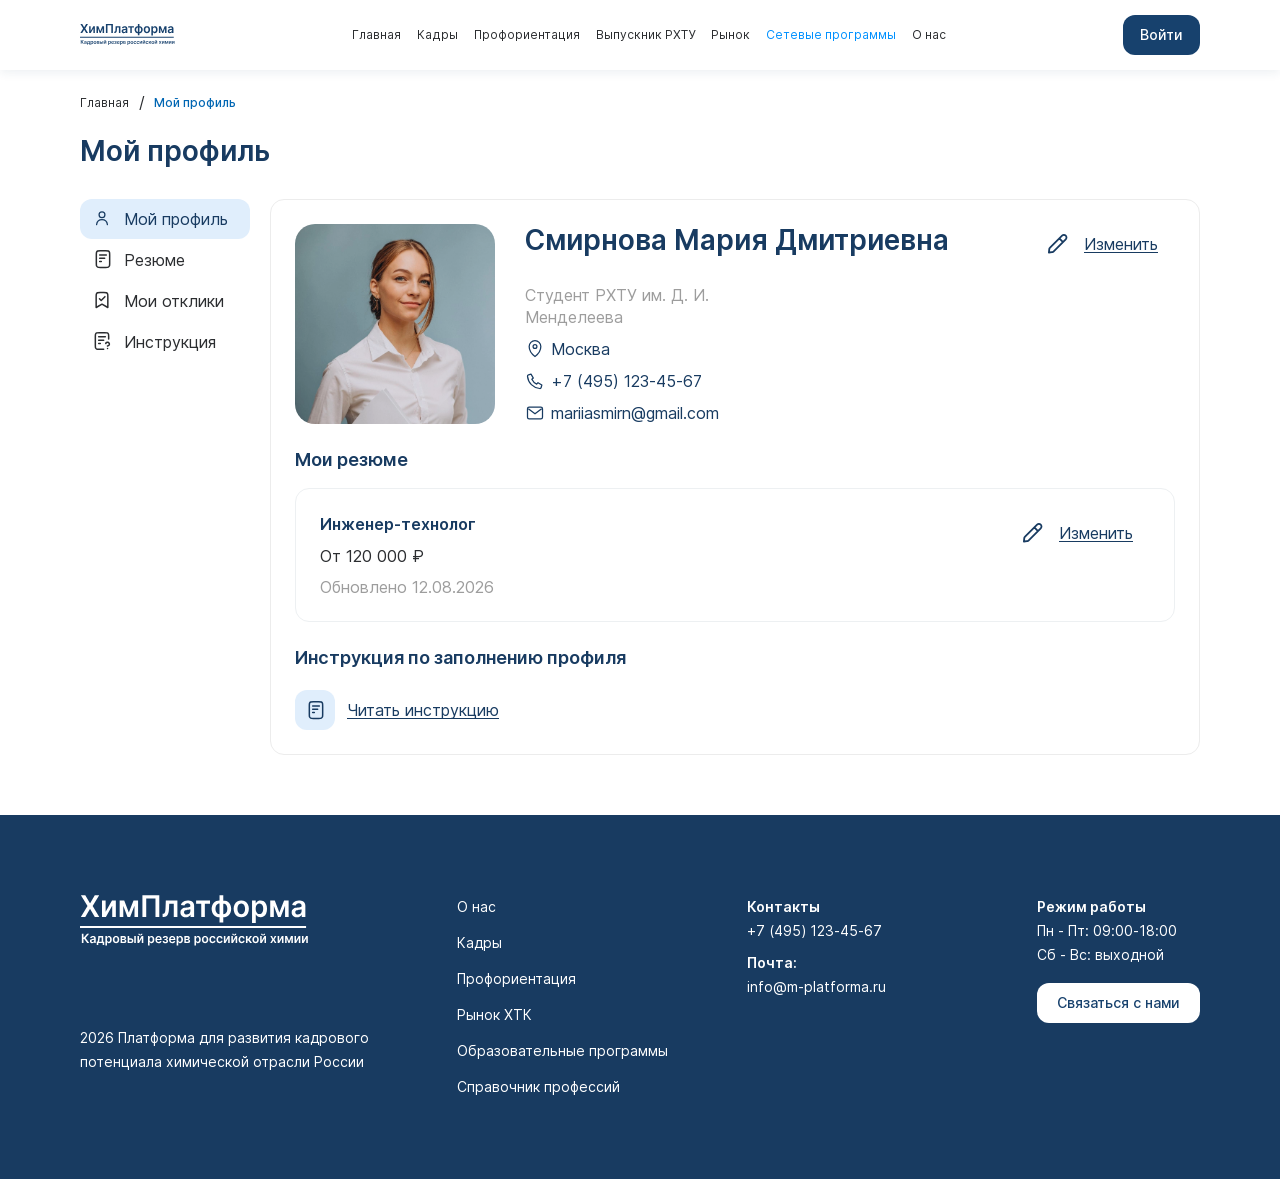
<file: pages/profile/profile.html>
<!DOCTYPE html>
<html lang="ru">

<head>
    <meta charset="UTF-8" />
    <meta name="viewport" content="width=device-width, user-scalable=no, viewport-fit=cover" />

    <title>Мой профиль</title>

    <link rel="icon" type="image/png" href="../../img/favicon/favicon-96x96.png" sizes="96x96" />
    <link rel="icon" type="image/svg+xml" href="../../img/favicon/favicon.svg" />
    <link rel="shortcut icon" href="../../img/favicon.ico" />
    <link rel="apple-touch-icon" sizes="180x180" href="../../img/favicon/apple-touch-icon.png" />
    <meta name="apple-mobile-web-app-title" content="Хим платформа" />

    <link rel="stylesheet" type="text/css" href="../../fonts/stylesheet.css" />

    <link rel="stylesheet" type="text/css" href="../../libs/swiper/swiper-bundle.min.css" />
    <link rel="stylesheet" type="text/css" href="../../libs/select2/select2.min.css" />
    <link rel="stylesheet" type="text/css" href="../../libs/micromodal/micromodal.css" />
    <link rel="stylesheet" type="text/css" href="../../libs/fancybox/fancybox.css" />
    <link rel="stylesheet" type="text/css" href="../../libs/aos/aos.css" />
    <link rel="stylesheet" type="text/css" href="../../css/style.css" />
</head>

<body class="index-page">

    <div class="site-wrapper">
        <header class="header">
            <div class="container">
                <div class="header__inner">

                    <button class="header__burger"></button>

                    <a class="header__logo" href="/">
                        <img src="../../img/svg/logo.svg" alt="ХимПлатформа">
                    </a>

                    <nav class="header__nav">
                        <a href="#">Главная</a>
                        <a href="#">Кадры</a>
                        <a href="#">Профориентация</a>
                        <a href="#">Выпускник РХТУ</a>
                        <a href="#">Рынок</a>
                        <a href="#" class="proffessions">Сетевые программы</a>
                        <a href="#">О нас</a>
                    </nav>

                    <div class="header__actions">
                        <a class="header__profile btn btn--blueDark" href="#">Войти</a>
                        <!-- это после авторизации будет кнопка -->
                        <!-- <a class="header__lk btn btn--blueDark" href="#"></a> -->
                    </div>

                </div>
            </div>
        </header>

        <main class="main">

            <div class="breadcrumbs">
                <div class="container">
                    <ul class="breadcrumbs__list">
                        <li>
                            <a href="#">Главная</a>
                        </li>
                        <li>
                            <span>Мой профиль</span>
                        </li>
                    </ul>

                    <a href="#" class="breadcrumbs__mobile">Главная</a>
                </div>
            </div>

            <div class="profile-page">
                <div class="container">
                    <h1 class="profile-page__title caption caption--h2">Мой профиль</h1>

                    <div class="profile-page__layout">
                        <div class="profile-sidebar">
                            <div class="profile-sidebar__nav">
                                <a class="profile-sidebar__link active" href="#">
                                    <svg viewBox="0 0 24 24" fill="none" aria-hidden="true">
                                        <circle cx="12" cy="8" r="3.5" stroke="currentColor" stroke-width="1.5" />
                                        <path d="M5.5 20c.5-4 2.7-6 6.5-6s6 2 6.5 6" stroke="currentColor"
                                            stroke-width="1.5" stroke-linecap="round" />
                                    </svg>
                                    Мой профиль
                                </a>
                                <a class="profile-sidebar__link" href="#">
                                    <svg width="20" height="20" viewBox="0 0 20 20" fill="none"
                                        xmlns="http://www.w3.org/2000/svg">
                                        <path
                                            d="M12.6654 9.21826H7.66536M9.33203 12.5516H7.66536M14.332 5.88493H7.66536M17.6654 5.71826V14.3849C17.6654 15.7851 17.6654 16.4851 17.3929 17.0199C17.1532 17.4903 16.7707 17.8728 16.3003 18.1124C15.7656 18.3849 15.0655 18.3849 13.6654 18.3849H8.33203C6.9319 18.3849 6.23183 18.3849 5.69705 18.1124C5.22665 17.8728 4.8442 17.4903 4.60451 17.0199C4.33203 16.4851 4.33203 15.7851 4.33203 14.3849V5.71826C4.33203 4.31813 4.33203 3.61806 4.60451 3.08329C4.8442 2.61288 5.22665 2.23043 5.69705 1.99075C6.23183 1.71826 6.9319 1.71826 8.33203 1.71826H13.6654C15.0655 1.71826 15.7656 1.71826 16.3003 1.99075C16.7707 2.23043 17.1532 2.61288 17.3929 3.08329C17.6654 3.61806 17.6654 4.31813 17.6654 5.71826Z"
                                            stroke-width="1.5" stroke-linecap="round" stroke-linejoin="round"
                                            stroke="#2B2D30" />
                                    </svg>
                                    Резюме
                                </a>
                                <a class="profile-sidebar__link" href="#">
                                    <svg width="20" height="20" viewBox="0 0 20 20" fill="none"
                                        xmlns="http://www.w3.org/2000/svg">
                                        <path
                                            d="M7.4974 8.75L9.16406 10.4167L12.9141 6.66667M15.8307 17.5V6.5C15.8307 5.09987 15.8307 4.3998 15.5582 3.86502C15.3186 3.39462 14.9361 3.01217 14.4657 2.77248C13.9309 2.5 13.2309 2.5 11.8307 2.5H8.16406C6.76393 2.5 6.06387 2.5 5.52909 2.77248C5.05868 3.01217 4.67623 3.39462 4.43655 3.86502C4.16406 4.3998 4.16406 5.09987 4.16406 6.5V17.5L9.9974 14.1667L15.8307 17.5Z"
                                            stroke-width="1.5" stroke-linecap="round" stroke-linejoin="round"
                                            stroke="#2B2D30" />
                                    </svg>
                                    Мои отклики
                                </a>
                                <a class="profile-sidebar__link" href="#">
                                    <svg width="20" height="20" viewBox="0 0 20 20" fill="none"
                                        xmlns="http://www.w3.org/2000/svg">
                                        <path
                                            d="M16.6673 7.91675V5.66675C16.6673 4.26662 16.6673 3.56655 16.3948 3.03177C16.1552 2.56137 15.7727 2.17892 15.3023 1.93923C14.7675 1.66675 14.0674 1.66675 12.6673 1.66675H7.33398C5.93385 1.66675 5.23379 1.66675 4.69901 1.93923C4.2286 2.17892 3.84615 2.56137 3.60647 3.03177C3.33398 3.56655 3.33398 4.26662 3.33398 5.66675V14.3334C3.33398 15.7335 3.33398 16.4336 3.60647 16.9684C3.84615 17.4388 4.2286 17.8212 4.69901 18.0609C5.23379 18.3334 5.93385 18.3334 7.33398 18.3334H11.6673M11.6673 9.16675H6.66732M8.33398 12.5001H6.66732M13.334 5.83341H6.66732M13.7507 12.5019C13.8975 12.0845 14.1873 11.7326 14.5688 11.5084C14.9502 11.2842 15.3987 11.2023 15.8348 11.2771C16.2709 11.3519 16.6665 11.5786 16.9514 11.9171C17.2364 12.2556 17.3923 12.684 17.3917 13.1265C17.3917 14.3755 15.5181 15.0001 15.5181 15.0001M15.5422 17.5001H15.5506"
                                            stroke-width="1.5" stroke-linecap="round" stroke-linejoin="round"
                                            stroke="#2B2D30" />
                                    </svg>
                                    Инструкция
                                </a>
                            </div>
                        </div>

                        <section class="profile-card">
                            <div class="profile-card__person">
                                <div class="profile-card__avatar">
                                    <div class="picture-block">
                                        <picture>
                                            <source type="image/webp" srcset="./../../img/ava.webp" />
                                            <img src="./../../img/ava.jpg" alt="" />
                                        </picture>
                                    </div>
                                </div>

                                <div class="profile-card__details">
                                    <h2 class="caption caption--h2">Смирнова Мария Дмитриевна</h2>

                                    <p class="profile-card__education">Студент РХТУ им. Д. И. Менделеева</p>

                                    <ul class="profile-card__contacts">
                                        <li>
                                            <svg viewBox="0 0 24 24" fill="none" aria-hidden="true">
                                                <path d="M12 21s7-5.2 7-12a7 7 0 1 0-14 0c0 6.8 7 12 7 12Z"
                                                    stroke="currentColor" stroke-width="1.5" />
                                                <circle cx="12" cy="9" r="2.3" stroke="currentColor"
                                                    stroke-width="1.5" />
                                            </svg>
                                            Москва
                                        </li>
                                        <li>
                                            <svg viewBox="0 0 24 24" fill="none" aria-hidden="true">
                                                <path
                                                    d="M7.2 3.8 10 8.5 8.2 10c1.3 2.7 3.2 4.6 5.8 5.8l1.6-1.8 4.6 2.8-.8 3c-.2.8-1 1.3-1.8 1.2C9.6 20.1 3.9 14.4 3 6.4c-.1-.8.4-1.6 1.2-1.8l3-.8Z"
                                                    stroke="currentColor" stroke-width="1.5" stroke-linejoin="round" />
                                            </svg>
                                            <a href="tel:+74951234567">+7 (495) 123-45-67</a>
                                        </li>
                                        <li>
                                            <svg viewBox="0 0 24 24" fill="none" aria-hidden="true">
                                                <rect x="3" y="5" width="18" height="14" rx="2" stroke="currentColor"
                                                    stroke-width="1.5" />
                                                <path d="m4 7 8 6 8-6" stroke="currentColor" stroke-width="1.5"
                                                    stroke-linejoin="round" />
                                            </svg>
                                            <a href="mailto:mariiasmirn@gmail.com">mariiasmirn@gmail.com</a>
                                        </li>
                                    </ul>
                                </div>

                                <a href="#" class="btn btn-edit">
                                    Изменить
                                </a>
                            </div>

                            <div class="profile-resume">
                                <h3 class="caption caption--h3">Мои резюме</h3>
                                <div class="profile-resume__item">
                                    <div class="profile-resume__content">
                                        <strong>Инженер-технолог</strong>
                                        <span>От 120 000 ₽</span>
                                        <small>Обновлено 12.08.2026</small>
                                    </div>
                                    <a href="#" class="btn btn-edit">
                                        Изменить
                                    </a>
                                </div>
                            </div>

                            <div class="profile-instruction">
                                <h3 class="caption caption--h3">Инструкция по заполнению профиля</h3>
                                <a href="#" class="btn-file">
                                    Читать инструкцию
                                </a>
                            </div>
                        </section>
                    </div>
                </div>
            </div>
        </main>

        <footer class="footer">
            <div class="container">
                <div class="footer__inner">
                    <div class="footer__about">
                        <a class="footer__logo" href="/">
                            <img src="../../img/svg/logo-white.svg" alt="ХимПлатформа">
                        </a>
                    </div>

                    <div class="footer__nav">
                        <a href="#">О нас</a>
                        <a href="#">Кадры</a>
                        <a href="#">Профориентация</a>
                        <a href="#">Рынок ХТК</a>
                        <a href="#">Образовательные программы</a>
                        <a href="#">Справочник профессий</a>
                    </div>

                    <div class="footer__contacts">
                        <strong>Контакты</strong>
                        <a href="tel:+74951234567">+7 (495) 123-45-67</a>
                        <strong>Почта:</strong>
                        <a href="mailto:info@m-platforma.ru">info@m-platforma.ru</a>
                    </div>

                    <div class="footer__schedule">
                        <strong>Режим работы</strong>
                        <span>Пн - Пт: 09:00-18:00</span>
                        <span>Сб - Вс: выходной</span>
                        <a class="footer__button btn btn--white" href="#">Связаться с нами</a>
                    </div>

                    <p class="footer__copyright"><span class="thisYear">2026</span> Платформа для развития кадрового
                        потенциала химической отрасли России</p>

                </div>
            </div>
        </footer>
    </div>

    <div class="overlay"></div>

</body>

<script src="../../libs/jquery/jquery-4.0.0.min.js"></script>
<script src="../../libs/swiper/swiper-bundle.min.js"></script>
<script src="../../libs/select2/select2.min.js"></script>
<script src="../../libs/micromodal/micromodal.min.js"></script>
<script src="../../libs/tabslet/jquery.tabslet.min.js"></script>
<script src="../../libs/fancybox/fancybox.umd.js"></script>
<script src="../../libs/aos/aos.js"></script>
<script src="../../js/main.js"></script>

</html>
</file>
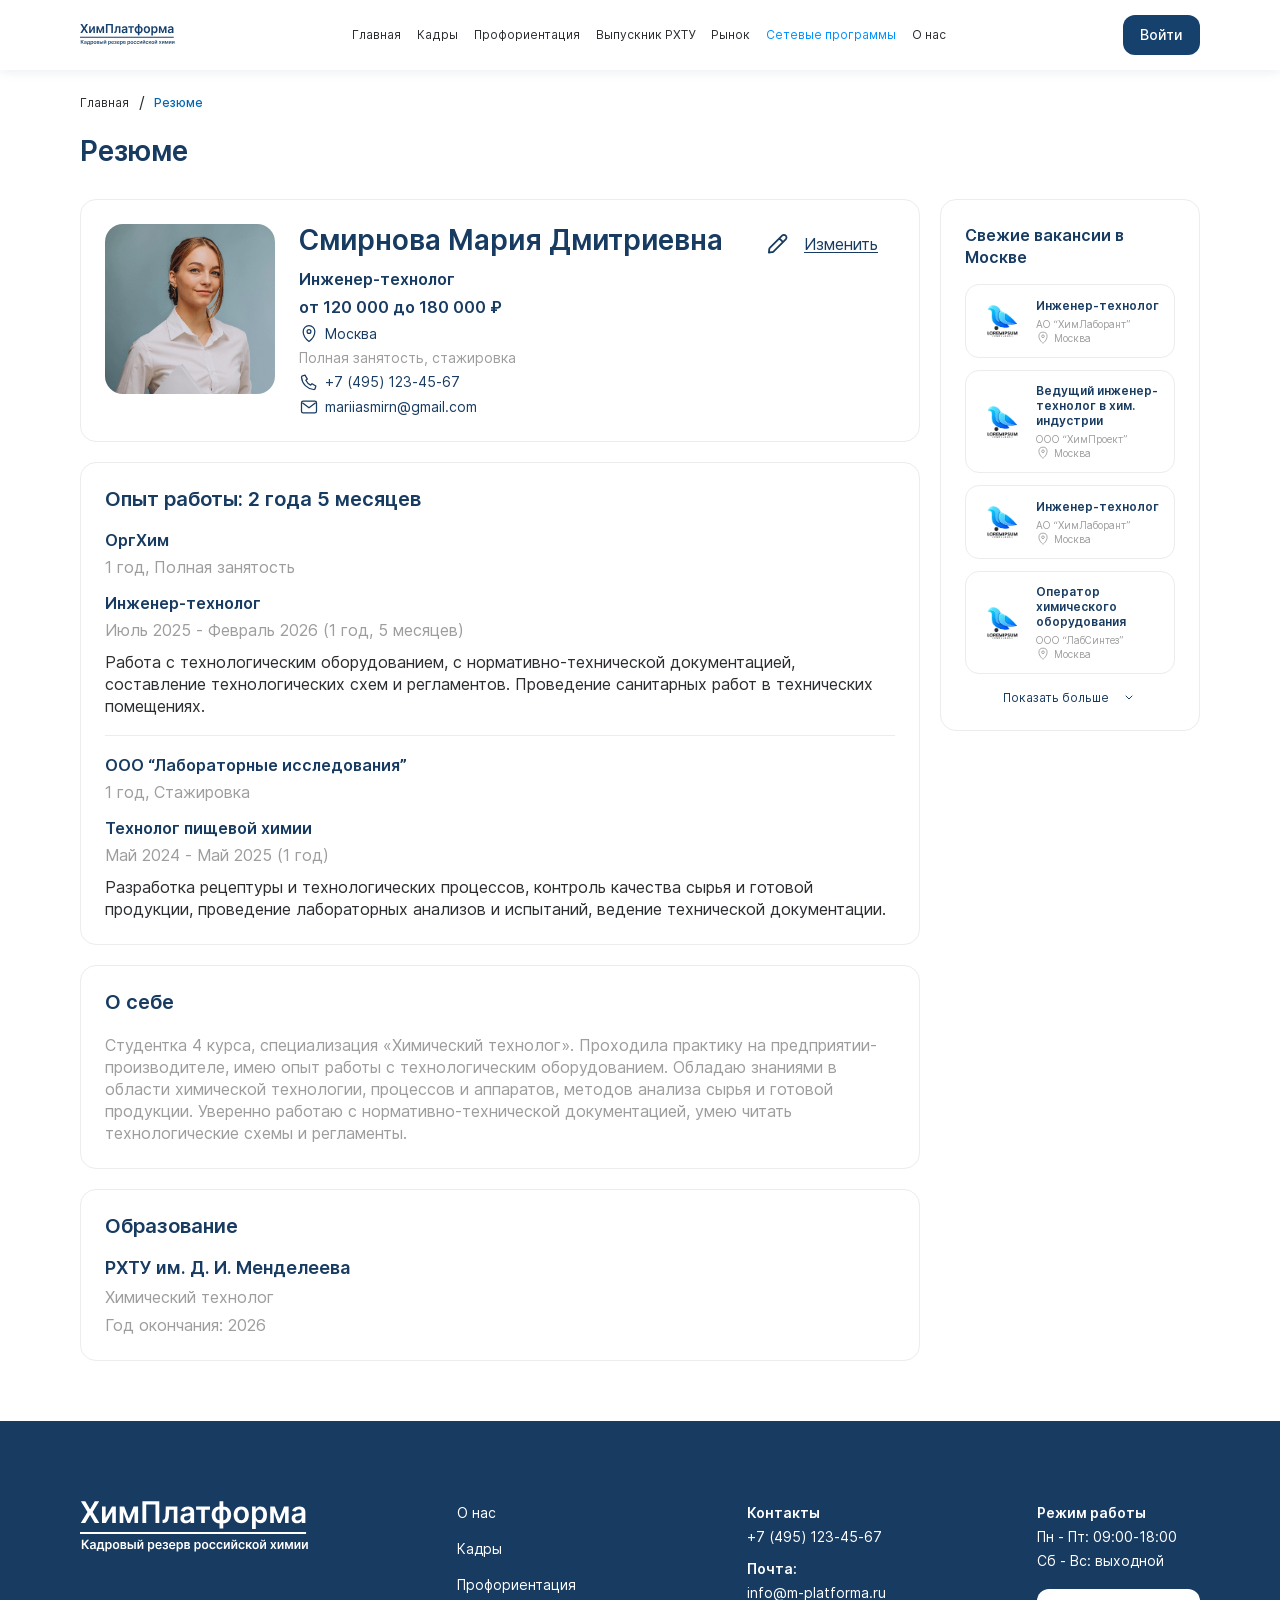
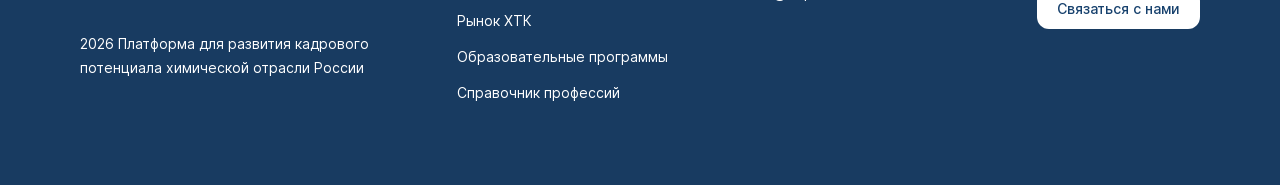
<file: pages/resume/resume.html>
<!DOCTYPE html>
<html lang="ru">

<head>
    <meta charset="UTF-8" />
    <meta name="viewport" content="width=device-width, user-scalable=no, viewport-fit=cover" />

    <title>Резюме</title>

    <link rel="icon" type="image/png" href="../../img/favicon/favicon-96x96.png" sizes="96x96" />
    <link rel="icon" type="image/svg+xml" href="../../img/favicon/favicon.svg" />
    <link rel="shortcut icon" href="../../img/favicon.ico" />
    <link rel="apple-touch-icon" sizes="180x180" href="../../img/favicon/apple-touch-icon.png" />
    <meta name="apple-mobile-web-app-title" content="Хим платформа" />

    <link rel="stylesheet" type="text/css" href="../../fonts/stylesheet.css" />
    <link rel="stylesheet" type="text/css" href="../../libs/swiper/swiper-bundle.min.css" />
    <link rel="stylesheet" type="text/css" href="../../libs/select2/select2.min.css" />
    <link rel="stylesheet" type="text/css" href="../../libs/micromodal/micromodal.css" />
    <link rel="stylesheet" type="text/css" href="../../libs/fancybox/fancybox.css" />
    <link rel="stylesheet" type="text/css" href="../../libs/aos/aos.css" />
    <link rel="stylesheet" type="text/css" href="../../css/style.css" />
</head>

<body class="index-page">

    <div class="site-wrapper">
        <header class="header">
            <div class="container">
                <div class="header__inner">
                    <button class="header__burger"></button>

                    <a class="header__logo" href="/">
                        <img src="../../img/svg/logo.svg" alt="ХимПлатформа">
                    </a>

                    <nav class="header__nav">
                        <a href="#">Главная</a>
                        <a href="#">Кадры</a>
                        <a href="#">Профориентация</a>
                        <a href="#">Выпускник РХТУ</a>
                        <a href="#">Рынок</a>
                        <a href="#" class="proffessions">Сетевые программы</a>
                        <a href="#">О нас</a>
                    </nav>

                    <div class="header__actions">
                        <a class="header__profile btn btn--blueDark" href="#">Войти</a>
                        <!-- это после авторизации будет кнопка -->
                        <!-- <a class="header__lk btn btn--blueDark" href="#"></a> -->
                    </div>
                </div>
            </div>
        </header>

        <main class="main">
            <div class="breadcrumbs">
                <div class="container">
                    <ul class="breadcrumbs__list">
                        <li><a href="#">Главная</a></li>
                        <li><span>Резюме</span></li>
                    </ul>
                    <a href="#" class="breadcrumbs__mobile">Главная</a>
                </div>
            </div>

            <div class="resume-page">
                <div class="container">
                    <h1 class="resume-page__title caption caption--h2">Резюме</h1>

                    <div class="resume-page__layout">
                        <div class="resume-page__content">
                            <section class="resume-person resume-block">
                                <div class="resume-person__photo">
                                    <picture>
                                        <source type="image/webp" srcset="../../img/ava.webp">
                                        <img src="../../img/ava.jpg" alt="Смирнова Мария Дмитриевна">
                                    </picture>
                                </div>

                                <div class="resume-person__content">
                                    <h2 class="caption caption--h2">Смирнова Мария Дмитриевна</h2>
                                    <h3>Инженер-технолог</h3>
                                    <strong>от 120 000 до 180 000 ₽</strong>

                                    <ul class="resume-person__contacts">
                                        <li>
                                            <svg viewBox="0 0 24 24" fill="none" aria-hidden="true">
                                                <path d="M12 21s7-5.2 7-12a7 7 0 1 0-14 0c0 6.8 7 12 7 12Z"
                                                    stroke="currentColor" stroke-width="1.5" />
                                                <circle cx="12" cy="9" r="2.3" stroke="currentColor"
                                                    stroke-width="1.5" />
                                            </svg>
                                            Москва
                                        </li>
                                        <li class="resume-person__employment">Полная занятость, стажировка</li>
                                        <li>
                                            <svg viewBox="0 0 24 24" fill="none" aria-hidden="true">
                                                <path
                                                    d="M7.2 3.8 10 8.5 8.2 10c1.3 2.7 3.2 4.6 5.8 5.8l1.6-1.8 4.6 2.8-.8 3c-.2.8-1 1.3-1.8 1.2C9.6 20.1 3.9 14.4 3 6.4c-.1-.8.4-1.6 1.2-1.8l3-.8Z"
                                                    stroke="currentColor" stroke-width="1.5" stroke-linejoin="round" />
                                            </svg>
                                            <a href="tel:+74951234567">+7 (495) 123-45-67</a>
                                        </li>
                                        <li>
                                            <svg viewBox="0 0 24 24" fill="none" aria-hidden="true">
                                                <rect x="3" y="5" width="18" height="14" rx="2" stroke="currentColor"
                                                    stroke-width="1.5" />
                                                <path d="m4 7 8 6 8-6" stroke="currentColor" stroke-width="1.5"
                                                    stroke-linejoin="round" />
                                            </svg>
                                            <a href="mailto:mariiasmirn@gmail.com">mariiasmirn@gmail.com</a>
                                        </li>
                                    </ul>
                                </div>

                                <a class="btn btn-edit resume-person__edit" href="#">Изменить</a>
                            </section>

                            <section class="resume-experience resume-block">
                                <h2>Опыт работы: 2 года 5 месяцев</h2>

                                <article class="resume-experience__item">
                                    <h3>ОргХим</h3>
                                    <span>1 год, Полная занятость</span>
                                    <h4>Инженер-технолог</h4>
                                    <time>Июль 2025 - Февраль 2026 (1 год, 5 месяцев)</time>
                                    <p>Работа с технологическим оборудованием, с нормативно-технической документацией,
                                        составление технологических схем и регламентов. Проведение санитарных работ в
                                        технических помещениях.</p>
                                </article>

                                <article class="resume-experience__item">
                                    <h3>ООО “Лабораторные исследования”</h3>
                                    <span>1 год, Стажировка</span>
                                    <h4>Технолог пищевой химии</h4>
                                    <time>Май 2024 - Май 2025 (1 год)</time>
                                    <p>Разработка рецептуры и технологических процессов, контроль качества сырья и
                                        готовой продукции, проведение лабораторных анализов и испытаний, ведение
                                        технической документации.</p>
                                </article>
                            </section>

                            <section class="resume-text resume-block">
                                <h2>О себе</h2>
                                <p>Студентка 4 курса, специализация «Химический технолог». Проходила практику на
                                    предприятии-производителе, имею опыт работы с технологическим оборудованием.
                                    Обладаю знаниями в области химической технологии, процессов и аппаратов, методов
                                    анализа сырья и готовой продукции. Уверенно работаю с нормативно-технической
                                    документацией, умею читать технологические схемы и регламенты.</p>
                            </section>

                            <section class="resume-education resume-block">
                                <h2>Образование</h2>
                                <h3>РХТУ им. Д. И. Менделеева</h3>
                                <span>Химический технолог</span>
                                <span>Год окончания: 2026</span>
                            </section>
                        </div>

                        <aside class="resume-vacancies">
                            <h2>Свежие вакансии в Москве</h2>

                            <div class="resume-vacancies__list">
                                <a class="resume-vacancy" href="#">
                                    <span class="resume-vacancy__logo">
                                        <img src="../../img/company-logo2.webp" alt="">
                                    </span>
                                    <span class="resume-vacancy__content">
                                        <strong>Инженер-технолог</strong>
                                        <span>АО “ХимЛаборант”</span>
                                        <span class="resume-vacancy__location">
                                            <svg viewBox="0 0 24 24" fill="none" aria-hidden="true">
                                                <path d="M12 21s7-5.2 7-12a7 7 0 1 0-14 0c0 6.8 7 12 7 12Z"
                                                    stroke="currentColor" stroke-width="1.5" />
                                                <circle cx="12" cy="9" r="2.3" stroke="currentColor"
                                                    stroke-width="1.5" />
                                            </svg>
                                            Москва
                                        </span>
                                    </span>
                                </a>

                                <a class="resume-vacancy" href="#">
                                    <span class="resume-vacancy__logo">
                                        <img src="../../img/company-logo2.webp" alt="">
                                    </span>
                                    <span class="resume-vacancy__content">
                                        <strong>Ведущий инженер-технолог в хим. индустрии</strong>
                                        <span>ООО “ХимПроект”</span>
                                        <span class="resume-vacancy__location">
                                            <svg viewBox="0 0 24 24" fill="none" aria-hidden="true">
                                                <path d="M12 21s7-5.2 7-12a7 7 0 1 0-14 0c0 6.8 7 12 7 12Z"
                                                    stroke="currentColor" stroke-width="1.5" />
                                                <circle cx="12" cy="9" r="2.3" stroke="currentColor"
                                                    stroke-width="1.5" />
                                            </svg>
                                            Москва
                                        </span>
                                    </span>
                                </a>

                                <a class="resume-vacancy" href="#">
                                    <span class="resume-vacancy__logo">
                                        <img src="../../img/company-logo2.webp" alt="">
                                    </span>
                                    <span class="resume-vacancy__content">
                                        <strong>Инженер-технолог</strong>
                                        <span>АО “ХимЛаборант”</span>
                                        <span class="resume-vacancy__location">
                                            <svg viewBox="0 0 24 24" fill="none" aria-hidden="true">
                                                <path d="M12 21s7-5.2 7-12a7 7 0 1 0-14 0c0 6.8 7 12 7 12Z"
                                                    stroke="currentColor" stroke-width="1.5" />
                                                <circle cx="12" cy="9" r="2.3" stroke="currentColor"
                                                    stroke-width="1.5" />
                                            </svg>
                                            Москва
                                        </span>
                                    </span>
                                </a>

                                <a class="resume-vacancy" href="#">
                                    <span class="resume-vacancy__logo">
                                        <img src="../../img/company-logo2.webp" alt="">
                                    </span>
                                    <span class="resume-vacancy__content">
                                        <strong>Оператор химического оборудования</strong>
                                        <span>ООО “ЛабСинтез”</span>
                                        <span class="resume-vacancy__location">
                                            <svg viewBox="0 0 24 24" fill="none" aria-hidden="true">
                                                <path d="M12 21s7-5.2 7-12a7 7 0 1 0-14 0c0 6.8 7 12 7 12Z"
                                                    stroke="currentColor" stroke-width="1.5" />
                                                <circle cx="12" cy="9" r="2.3" stroke="currentColor"
                                                    stroke-width="1.5" />
                                            </svg>
                                            Москва
                                        </span>
                                    </span>
                                </a>

                                <a class="resume-vacancy resume-vacancy--more" href="#">
                                    <span class="resume-vacancy__logo">
                                        <img src="../../img/company-logo2.webp" alt="">
                                    </span>
                                    <span class="resume-vacancy__content">
                                        <strong>Технолог химического производства</strong>
                                        <span>АО “ХимЛаборант”</span>
                                        <span class="resume-vacancy__location">
                                            <svg viewBox="0 0 24 24" fill="none" aria-hidden="true">
                                                <path d="M12 21s7-5.2 7-12a7 7 0 1 0-14 0c0 6.8 7 12 7 12Z"
                                                    stroke="currentColor" stroke-width="1.5" />
                                                <circle cx="12" cy="9" r="2.3" stroke="currentColor"
                                                    stroke-width="1.5" />
                                            </svg>
                                            Москва
                                        </span>
                                    </span>
                                </a>

                                <a class="resume-vacancy resume-vacancy--more" href="#">
                                    <span class="resume-vacancy__logo">
                                        <img src="../../img/company-logo2.webp" alt="">
                                    </span>
                                    <span class="resume-vacancy__content">
                                        <strong>Инженер химической лаборатории</strong>
                                        <span>ООО “ХимПроект”</span>
                                        <span class="resume-vacancy__location">
                                            <svg viewBox="0 0 24 24" fill="none" aria-hidden="true">
                                                <path d="M12 21s7-5.2 7-12a7 7 0 1 0-14 0c0 6.8 7 12 7 12Z"
                                                    stroke="currentColor" stroke-width="1.5" />
                                                <circle cx="12" cy="9" r="2.3" stroke="currentColor"
                                                    stroke-width="1.5" />
                                            </svg>
                                            Москва
                                        </span>
                                    </span>
                                </a>
                            </div>

                            <button class="resume-vacancies__more" type="button" aria-expanded="false">
                                <span>Показать больше</span>
                                <svg width="16" height="16" viewBox="0 0 16 16" fill="none" aria-hidden="true">
                                    <path d="m5 6 3 3 3-3" stroke="currentColor" stroke-linecap="round"
                                        stroke-linejoin="round" />
                                </svg>
                            </button>
                        </aside>
                    </div>
                </div>
            </div>
        </main>

        <footer class="footer">
            <div class="container">
                <div class="footer__inner">
                    <div class="footer__about">
                        <a class="footer__logo" href="/">
                            <img src="../../img/svg/logo-white.svg" alt="ХимПлатформа">
                        </a>
                    </div>

                    <div class="footer__nav">
                        <a href="#">О нас</a>
                        <a href="#">Кадры</a>
                        <a href="#">Профориентация</a>
                        <a href="#">Рынок ХТК</a>
                        <a href="#">Образовательные программы</a>
                        <a href="#">Справочник профессий</a>
                    </div>

                    <div class="footer__contacts">
                        <strong>Контакты</strong>
                        <a href="tel:+74951234567">+7 (495) 123-45-67</a>
                        <strong>Почта:</strong>
                        <a href="mailto:info@m-platforma.ru">info@m-platforma.ru</a>
                    </div>

                    <div class="footer__schedule">
                        <strong>Режим работы</strong>
                        <span>Пн - Пт: 09:00-18:00</span>
                        <span>Сб - Вс: выходной</span>
                        <a class="footer__button btn btn--white" href="#">Связаться с нами</a>
                    </div>

                    <p class="footer__copyright"><span class="thisYear">2026</span> Платформа для развития кадрового
                        потенциала химической отрасли России</p>
                </div>
            </div>
        </footer>
    </div>

    <div class="overlay"></div>

</body>

<script src="../../libs/jquery/jquery-4.0.0.min.js"></script>
<script src="../../libs/swiper/swiper-bundle.min.js"></script>
<script src="../../libs/select2/select2.min.js"></script>
<script src="../../libs/micromodal/micromodal.min.js"></script>
<script src="../../libs/tabslet/jquery.tabslet.min.js"></script>
<script src="../../libs/fancybox/fancybox.umd.js"></script>
<script src="../../libs/aos/aos.js"></script>
<script src="../../js/main.js"></script>

</html>
</file>
<file: fonts/stylesheet.css>
@font-face {
    font-family: 'Inter';
    src: url('Inter-Bold.woff2') format('woff2'),
        url('Inter-Bold.woff') format('woff');
    font-weight: bold;
    font-style: normal;
    font-display: swap;
}

@font-face {
    font-family: 'Inter';
    src: url('Inter-BoldItalic.woff2') format('woff2'),
        url('Inter-BoldItalic.woff') format('woff');
    font-weight: bold;
    font-style: italic;
    font-display: swap;
}

@font-face {
    font-family: 'Inter';
    src: url('Inter-ExtraBoldItalic.woff2') format('woff2'),
        url('Inter-ExtraBoldItalic.woff') format('woff');
    font-weight: bold;
    font-style: italic;
    font-display: swap;
}

@font-face {
    font-family: 'Inter';
    src: url('Inter-Black.woff2') format('woff2'),
        url('Inter-Black.woff') format('woff');
    font-weight: 900;
    font-style: normal;
    font-display: swap;
}

@font-face {
    font-family: 'Inter';
    src: url('Inter-BlackItalic.woff2') format('woff2'),
        url('Inter-BlackItalic.woff') format('woff');
    font-weight: 900;
    font-style: italic;
    font-display: swap;
}

@font-face {
    font-family: 'Inter';
    src: url('Inter-ExtraLight.woff2') format('woff2'),
        url('Inter-ExtraLight.woff') format('woff');
    font-weight: 200;
    font-style: normal;
    font-display: swap;
}

@font-face {
    font-family: 'Inter';
    src: url('Inter-ExtraBold.woff2') format('woff2'),
        url('Inter-ExtraBold.woff') format('woff');
    font-weight: bold;
    font-style: normal;
    font-display: swap;
}

@font-face {
    font-family: 'Inter';
    src: url('Inter-Medium.woff2') format('woff2'),
        url('Inter-Medium.woff') format('woff');
    font-weight: 500;
    font-style: normal;
    font-display: swap;
}

@font-face {
    font-family: 'Inter';
    src: url('Inter-SemiBoldItalic.woff2') format('woff2'),
        url('Inter-SemiBoldItalic.woff') format('woff');
    font-weight: 600;
    font-style: italic;
    font-display: swap;
}

@font-face {
    font-family: 'Inter';
    src: url('Inter-Thin.woff2') format('woff2'),
        url('Inter-Thin.woff') format('woff');
    font-weight: 100;
    font-style: normal;
    font-display: swap;
}

@font-face {
    font-family: 'Inter';
    src: url('Inter-Italic.woff2') format('woff2'),
        url('Inter-Italic.woff') format('woff');
    font-weight: normal;
    font-style: italic;
    font-display: swap;
}

@font-face {
    font-family: 'Inter';
    src: url('Inter-LightItalic.woff2') format('woff2'),
        url('Inter-LightItalic.woff') format('woff');
    font-weight: 300;
    font-style: italic;
    font-display: swap;
}

@font-face {
    font-family: 'Inter';
    src: url('Inter-ThinItalic.woff2') format('woff2'),
        url('Inter-ThinItalic.woff') format('woff');
    font-weight: 100;
    font-style: italic;
    font-display: swap;
}

@font-face {
    font-family: 'Inter';
    src: url('Inter-Light.woff2') format('woff2'),
        url('Inter-Light.woff') format('woff');
    font-weight: 300;
    font-style: normal;
    font-display: swap;
}

@font-face {
    font-family: 'Inter';
    src: url('Inter-SemiBold.woff2') format('woff2'),
        url('Inter-SemiBold.woff') format('woff');
    font-weight: 600;
    font-style: normal;
    font-display: swap;
}

@font-face {
    font-family: 'Inter';
    src: url('Inter-Regular.woff2') format('woff2'),
        url('Inter-Regular.woff') format('woff');
    font-weight: normal;
    font-style: normal;
    font-display: swap;
}

@font-face {
    font-family: 'Inter';
    src: url('Inter-ExtraLightItalic.woff2') format('woff2'),
        url('Inter-ExtraLightItalic.woff') format('woff');
    font-weight: 200;
    font-style: italic;
    font-display: swap;
}

@font-face {
    font-family: 'Inter';
    src: url('Inter-MediumItalic.woff2') format('woff2'),
        url('Inter-MediumItalic.woff') format('woff');
    font-weight: 500;
    font-style: italic;
    font-display: swap;
}
</file>
<file: css/style.css>
*,
*:before,
*:after {
  -webkit-box-sizing: border-box;
  -moz-box-sizing: border-box;
  box-sizing: border-box;
  -webkit-text-size-adjust: 100%;
  -moz-text-size-adjust: 100%;
  -ms-text-size-adjust: 100%;
}

html {
  padding: env(safe-area-inset);
}

html,
body {
  -webkit-box-sizing: border-box;
  -moz-box-sizing: border-box;
  box-sizing: border-box;
  -webkit-text-size-adjust: 100%;
  -moz-text-size-adjust: 100%;
  -ms-text-size-adjust: 100%;
  scroll-behavior: smooth;
  margin: 0 auto !important;
}

body {
  margin: 0 auto;
  padding: 0px;
  -webkit-outline: none;
  outline: none;
  position: relative;
  min-width: 320px;
  max-height: 1000000px;
  min-height: 100vh;
  text-decoration-skip: objects;
  -webkit-font-smoothing: antialiased;
  -webkit-tap-highlight-color: transparent;
}

:focus,
:active,
:hover,
:link {
  -webkit-tap-highlight-color: rgba(0, 0, 0, 0) !important;
  -webkit-focus-ring-color: rgba(0, 0, 0, 0) !important;
  -webkit-outline: none;
  outline: none;
}

ul,
ol {
  list-style-position: inside;
  list-style-type: none;
  padding: 0;
  margin: 0;
  text-align: left;
}

li {
  height: auto;
}

h1,
h2,
h3,
h4,
h5,
h6,
p {
  margin: 0;
}

iframe {
  display: block;
  border: none;
}

img {
  display: block;
  border: none;
  max-width: 100%;
}

textarea {
  white-space: pre-wrap;
  resize: none;
}

button,
select {
  display: block;
  padding: 0;
  border: none;
  -webkit-border-radius: 0;
  -moz-border-radius: 0;
  -ms-border-radius: 0;
  border-radius: 0;
  font-family: inherit;
  background-color: transparent;
  -webkit-appearance: none;
  -moz-appearance: none;
  appearance: none;
  -webkit-box-shadow: none;
  -moz-box-shadow: none;
  box-shadow: none;
  text-transform: none;
}

button {
  width: auto;
  cursor: pointer;
}

button::-moz-focus-inner,
[type=button]::-moz-focus-inner,
[type=reset]::-moz-focus-inner,
[type=submit]::-moz-focus-inner {
  border: none;
  padding: 0;
}

[type=search],
button:-moz-focusring,
[type=button]:-moz-focusring,
[type=reset]:-moz-focusring,
[type=submit]:-moz-focusring {
  -webkit-outline: none;
  outline: none;
}

[type=search]::-webkit-search-decoration,
::-webkit-file-upload-button {
  -webkit-appearance: none;
  -moz-appearance: none;
  appearance: none;
}

label,
textarea,
input {
  -webkit-appearance: none;
  appearance: none;
  border-radius: 0;
  font-variant-ligatures: none;
}

input[type=number],
input[type=number]:hover,
input[type=number]:focus {
  appearance: none;
  -moz-appearance: textfield;
}

input[type=number]::-webkit-inner-spin-button,
input[type=number]::-webkit-outer-spin-button {
  -webkit-appearance: none;
  margin: 0;
}

[hidden],
::-ms-clear,
area {
  display: none;
}

fieldset {
  border: none;
  margin: 0;
  padding: 0;
}

legend {
  display: block;
  padding: 0;
}

menu,
dir {
  list-style: none;
  margin: 0;
  padding: 0;
}

::-webkit-input-placeholder {
  color: inherit;
}

:-ms-input-placeholder {
  color: inherit;
}

::-moz-input-placeholder {
  color: inherit;
}

::-moz-placeholder {
  color: inherit;
}

:-moz-placeholder {
  color: inherit;
}

a {
  background-color: transparent;
  color: inherit;
  text-decoration: none;
  -webkit-outline: none;
  outline: none;
  text-decoration-skip-ink: none;
}

[type=date]::-webkit-inner-spin-button {
  display: none;
}

[type=date]::-webkit-calendar-picker-indicator {
  opacity: 0;
}

body {
  font-family: "Inter";
  background-color: rgb(255, 255, 255);
  color: #2b2d30;
  font-size: 16px;
  line-height: 22px;
  font-weight: 400;
  font-variant-ligatures: none;
}
body.modal-open, body.hidden {
  overflow: hidden;
}
.container {
  width: 100%;
  max-width: 1440px;
  padding: 0;
  margin: 0 auto;
}
@media (max-width: 1549px) {
  .container {
    max-width: 1120px;
  }
}
@media (max-width: 1279px) {
  .container {
    max-width: 960px;
  }
}
@media (max-width: 1023px) {
  .container {
    max-width: 720px;
  }
}
@media (max-width: 767px) {
  .container {
    max-width: 100%;
    padding-left: 16px;
    padding-right: 16px;
  }
}

label,
textarea,
input {
  font-family: "Inter";
}

div {
  scrollbar-color: rgba(255, 255, 255, 0.33) transparent;
  scrollbar-width: thin;
}
div::-webkit-scrollbar {
  width: 5px;
  background-color: transparent;
  left: 5px;
}
div::-webkit-scrollbar-thumb {
  width: 5px;
  background-color: rgba(255, 255, 255, 0.33);
  border-radius: 10px;
}

.site-wrapper {
  display: flex;
  flex-direction: column;
  flex-wrap: wrap;
  min-height: 100vh;
  width: 100%;
}
.site-wrapper footer,
.site-wrapper .footer {
  margin-top: auto;
}

.main {
  width: 100%;
  flex: 1;
  display: flex;
  flex-direction: column;
}

picture {
  position: relative;
  display: block;
}
picture img {
  position: relative;
}

.picture-block {
  position: relative;
}
.picture-block picture {
  position: absolute;
  top: 0;
  left: 0;
  width: 100%;
  height: 100%;
}
.picture-block picture img {
  position: absolute;
  top: 0;
  left: 0;
  width: 100%;
  height: 100%;
  object-fit: cover;
}

section {
  padding: 80px 0;
}
@media (max-width: 1549px) {
  section {
    padding: 50px 0;
  }
}
@media (max-width: 1279px) {
  section {
    padding: 50px 0;
  }
}
@media (max-width: 767px) {
  section {
    padding: 40px 0;
  }
}
@media (max-width: 639px) {
  section {
    padding: 30px 0;
  }
}

.swiper-pagination-bullets {
  bottom: 0 !important;
  top: auto !important;
  left: 0;
  width: auto;
  position: relative;
  display: flex;
  justify-content: center;
  align-items: center;
  gap: 0;
  z-index: 5;
}
.swiper-pagination-bullets .swiper-pagination-bullet {
  width: 16px;
  height: 1px;
  opacity: 1;
  border-radius: 0;
  margin: 0 !important;
  flex: 1;
  position: relative;
  transition: all 0.3s;
  background-color: rgba(15, 15, 15, 0.2);
}
.swiper-pagination-bullets .swiper-pagination-bullet-active {
  background-color: rgb(0, 0, 0);
}

.burger {
  cursor: pointer;
  display: none;
  width: 24px;
  height: 14px;
  background-position: center;
  background-repeat: no-repeat;
  background-size: contain;
  z-index: 3;
  transition: transform 0.3s;
  pointer-events: none;
}
@media (max-width: 767px) {
  .burger {
    position: relative;
    display: flex;
    flex-direction: column;
    justify-content: space-between;
    align-items: center;
    pointer-events: initial;
  }
}
.burger-line {
  width: 100%;
  height: 1px;
  background-color: rgb(0, 0, 0);
  transition: all 0.3s;
}
.burger.opened .burger-line:nth-child(1) {
  transform: rotate(45deg) translate(4px, 5px);
}
.burger.opened .burger-line:nth-child(2) {
  width: 0;
}
.burger.opened .burger-line:nth-child(3) {
  transform: rotate(-45deg) translate(4px, -5px);
}

.swiper-controls {
  position: relative;
  display: flex;
  gap: 20px;
}

.swiperBtnPrev {
  cursor: pointer;
  background-position: center;
  background-repeat: no-repeat;
  position: relative;
  top: 0;
  left: 0;
  right: 0;
  margin: 0;
  width: 46px;
  height: 46px;
  min-width: 46px;
  transition: all 0.3s;
  transform: rotate(-180deg);
  background-size: contain;
  background-image: url("data:image/svg+xml;charset=UTF-8,%3csvg width='49' height='49' viewBox='0 0 49 49' fill='none' xmlns='http://www.w3.org/2000/svg'%3e%3cpath d='M1 24.3333H47.6667M47.6667 24.3333L24.3333 1M47.6667 24.3333L24.3333 47.6667' stroke='%230F0F0F' stroke-width='2' stroke-linecap='round' stroke-linejoin='round'/%3e%3c/svg%3e ");
}
@media (max-width: 767px) {
  .swiperBtnPrev {
    width: 30px;
    height: 30px;
    min-width: 30px;
  }
}
.swiperBtnPrev:hover {
  transform: rotate(-180deg) scale(0.9);
}

.swiperBtnNext {
  cursor: pointer;
  background-position: center;
  background-repeat: no-repeat;
  position: relative;
  top: 0;
  left: 0;
  right: 0;
  margin: 0;
  width: 46px;
  height: 46px;
  min-width: 46px;
  transition: all 0.3s;
  background-size: contain;
  background-image: url("data:image/svg+xml;charset=UTF-8,%3csvg width='49' height='49' viewBox='0 0 49 49' fill='none' xmlns='http://www.w3.org/2000/svg'%3e%3cpath d='M1 24.3333H47.6667M47.6667 24.3333L24.3333 1M47.6667 24.3333L24.3333 47.6667' stroke='%230F0F0F' stroke-width='2' stroke-linecap='round' stroke-linejoin='round'/%3e%3c/svg%3e ");
}
@media (max-width: 767px) {
  .swiperBtnNext {
    width: 30px;
    height: 30px;
    min-width: 30px;
  }
}
.swiperBtnNext:hover {
  transform: scale(0.9);
}

.form-item {
  width: 100%;
  display: flex;
  flex-direction: column;
  gap: 8px;
  font-size: 16px;
  line-height: 22px;
}
.form-item input,
.form-item textarea,
.form-item select {
  width: 100%;
  border: 1px solid #ececec;
  border-radius: 8px;
  background-color: rgb(255, 255, 255);
  color: #2b2d30;
  font-family: "Inter";
  font-size: 16px;
  line-height: 22px;
  transition: border-color 0.3s;
}
.form-item input:focus,
.form-item textarea:focus,
.form-item select:focus {
  border-color: #17416d;
}
.form-item input,
.form-item select {
  height: 38px;
  padding: 0 12px;
}
.form-item select {
  padding-right: 38px;
  background-image: url("data:image/svg+xml;charset=UTF-8,%3csvg width='12' height='7' viewBox='0 0 12 7' fill='none' xmlns='http://www.w3.org/2000/svg'%3e%3cpath d='M1 1L6 6L11 1' stroke='%239D9D9D' stroke-linecap='round' stroke-linejoin='round'/%3e%3c/svg%3e");
  background-position: right 12px center;
  background-repeat: no-repeat;
}
.form-item textarea {
  height: 85px;
  padding: 12px;
}
@media (max-width: 767px) {
  .form-item textarea {
    height: 182px;
  }
}

.check-block input {
  display: none;
}
.check-block input:checked + label:before {
  background-color: rgb(0, 0, 0);
}
.check-block input:checked + label::after {
  background-color: rgb(0, 0, 0);
  opacity: 1;
}
.check-block label {
  cursor: pointer;
  font-weight: 400;
  font-size: 16px;
  line-height: 20px;
  position: relative;
  padding-left: 24px;
  text-decoration-color: transparent;
  text-decoration-skip-ink: none;
  text-underline-offset: 1px;
  text-decoration-thickness: 1px;
  display: block;
  align-items: center;
  gap: 8px;
  padding-left: 70px;
  color: rgb(255, 255, 255);
}
@media (max-width: 1549px) {
  .check-block label {
    font-size: 14px;
    line-height: 17px;
    padding-left: 65px;
  }
}
@media (max-width: 1279px) {
  .check-block label {
    font-size: 12px;
  }
}
@media (max-width: 1023px) {
  .check-block label {
    padding-left: 50px;
  }
}
.check-block label a {
  text-decoration: underline;
  opacity: 0.3;
  transition: opacity 0.3s;
}
.check-block label a:hover {
  opacity: 1;
}
.check-block label::before {
  content: "";
  position: absolute;
  transition: all 0.3s;
  left: 0;
  top: 50%;
  width: 48px;
  height: 48px;
  border: 0;
  border-radius: 4px;
  overflow: hidden;
  transform: translateY(-50%);
  background-color: rgb(255, 255, 255);
}
@media (max-width: 1549px) {
  .check-block label::before {
    width: 42px;
    height: 42px;
  }
}
@media (max-width: 1023px) {
  .check-block label::before {
    width: 38px;
    height: 38px;
  }
}
.check-block label::after {
  content: "";
  position: absolute;
  transition: all 0.3s;
  background-color: rgb(255, 255, 255);
  left: 0;
  top: 50%;
  width: 48px;
  height: 48px;
  opacity: 0;
  border-radius: 4px;
  overflow: hidden;
  transform: translateY(-50%);
  background-position: center;
  background-image: url("data:image/svg+xml;charset=UTF-8,%3csvg width='35' height='25' viewBox='0 0 35 25' fill='none' xmlns='http://www.w3.org/2000/svg'%3e%3cpath d='M1.5 9.5L13.8077 22L33.5 2' stroke='%23EDEADF' stroke-width='4'/%3e%3c/svg%3e ");
  background-repeat: no-repeat;
}
@media (max-width: 1549px) {
  .check-block label::after {
    width: 42px;
    height: 42px;
    background-size: 24px;
  }
}
@media (max-width: 1023px) {
  .check-block label::after {
    width: 38px;
    height: 38px;
    background-size: 50%;
  }
}

.radio-block {
  position: relative;
}
.radio-block label {
  font-weight: 400;
  font-size: 16px;
  line-height: 30px;
  position: relative;
  padding-left: 17px;
  cursor: pointer;
}
.radio-block label::before {
  content: "";
  position: absolute;
  transition: all 0.3s;
  left: -10px;
  top: 2px;
  width: 17px;
  height: 17px;
  border-radius: 50%;
  border: solid 1px rgb(0, 0, 0);
}
@media (max-width: 1549px) {
  .radio-block label::before {
    top: 0;
  }
}
.radio-block label::after {
  content: "";
  position: absolute;
  transition: all 0.3s;
  left: -7px;
  top: 5px;
  width: 11px;
  height: 11px;
  border-radius: 50%;
  background-color: rgb(0, 0, 0);
  opacity: 0;
}
@media (max-width: 1549px) {
  .radio-block label::after {
    top: 3px;
  }
}
@media (max-width: 1549px) {
  .radio-block label {
    font-size: 12px;
  }
}
.radio-block input:checked + ::after {
  opacity: 1;
}

.play {
  cursor: pointer;
  background-image: url("data:image/svg+xml;charset=UTF-8,%3csvg width='45' height='50' viewBox='0 0 45 50' fill='none' xmlns='http://www.w3.org/2000/svg'%3e%3cpath d='M41.0625 19.8399C45.0347 22.1333 45.0347 27.8667 41.0625 30.1601L9.43749 48.4188C5.46527 50.7121 0.499998 47.8454 0.499998 43.2587L0.499999 6.74129C0.5 2.15456 5.46528 -0.712135 9.4375 1.58123L41.0625 19.8399Z' fill='%23FA4F19'/%3e%3c/svg%3e ");
  background-position: calc(50% + 5px) center;
  background-repeat: no-repeat;
  width: 66px;
  height: 66px;
  border-radius: 50%;
  display: flex;
  align-items: center;
  justify-content: center;
  transition: all 0.3s;
  z-index: 5;
}

.overlay {
  background-color: #edeadf;
  position: fixed;
  top: 0;
  left: 0;
  width: 100%;
  height: 100%;
  z-index: 10;
  opacity: 0;
  pointer-events: none;
  transition: opacity 0.3s;
}
.overlay.visible {
  pointer-events: initial;
  opacity: 0.9;
}

.link-arrow {
  background-image: url("data:image/svg+xml;charset=UTF-8,%3csvg width='20' height='9' viewBox='0 0 20 9' fill='none' xmlns='http://www.w3.org/2000/svg'%3e%3cpath d='M0 4.41846V5.01846H19V4.41846V3.81846H0V4.41846ZM19.4243 4.84272C19.6586 4.60841 19.6586 4.22851 19.4243 3.99419L15.6059 0.175816C15.3716 -0.0584984 14.9917 -0.0584984 14.7574 0.175816C14.523 0.410131 14.523 0.79003 14.7574 1.02434L18.1515 4.41846L14.7574 7.81257C14.523 8.04688 14.523 8.42678 14.7574 8.6611C14.9917 8.89541 15.3716 8.89541 15.6059 8.6611L19.4243 4.84272Z' fill='%23183B61'/%3e%3c/svg%3e ");
  background-position: right center;
  background-repeat: no-repeat;
  background-size: contain;
  padding-right: 36px;
  transition: all 0.3s;
  font-weight: 400;
  font-size: 16px;
  line-height: 22px;
  text-decoration: underline;
  transition: text-decoration-color 0.3s;
  background-size: 24px;
  color: #183b61;
}
@media (hover: hover) {
  .link-arrow:hover {
    color: #183b61;
    text-decoration-color: transparent;
  }
}

.btn {
  cursor: pointer;
  outline: none;
  -webkit-appearance: none;
  appearance: none;
  border-radius: 0;
  position: relative;
  color: rgb(0, 0, 0);
  border: 1px solid transparent;
  display: inline-flex;
  align-items: center;
  justify-content: center;
  gap: 8px;
  transition: all 0.3s;
  font-size: 14px;
  font-weight: 500;
  line-height: 18px;
  letter-spacing: 0em;
  text-align: center;
  padding: 11px 16px;
  border-radius: 12px;
  font-variant-ligatures: none;
  font-family: "Inter";
  width: 100%;
  height: 40px;
}
.btn--white {
  background-color: rgb(255, 255, 255);
  color: #17416d;
}
@media (hover: hover) {
  .btn--white:hover {
    background-color: #0066b3;
    color: rgb(255, 255, 255);
  }
}
.btn--gray {
  background-color: #ececec;
  color: #2b2d30;
}
@media (hover: hover) {
  .btn--gray:hover {
    background-color: #0066b3;
    color: rgb(255, 255, 255);
  }
}
.btn--blueDark {
  background-color: #17416d;
  color: rgb(255, 255, 255);
}
@media (hover: hover) {
  .btn--blueDark:hover {
    background-color: #0066b3;
  }
}
.btn--blueDarkBorder {
  border-color: #183b61;
  background-color: rgb(255, 255, 255);
  color: #183b61;
}
@media (hover: hover) {
  .btn--blueDarkBorder:hover {
    border-color: #0066b3;
    background-color: #0066b3;
    color: rgb(255, 255, 255);
  }
}
.btn:disabled {
  opacity: 0.5;
  background-color: #9d9d9d;
  color: rgb(255, 255, 255);
  pointer-events: none;
}

.btn-edit {
  font-weight: 400;
  font-size: 16px;
  line-height: 18px;
  text-decoration: underline;
  background-image: url("data:image/svg+xml;charset=UTF-8,%3csvg width='22' height='22' viewBox='0 0 22 22' fill='none' xmlns='http://www.w3.org/2000/svg'%3e%3cpath d='M16.5 8.82843L12.5 4.82843M1 20.3284L4.38437 19.9524C4.79786 19.9064 5.0046 19.8835 5.19785 19.8209C5.36929 19.7654 5.53245 19.687 5.68289 19.5878C5.85245 19.476 5.99955 19.3289 6.29373 19.0347L19.5 5.82843C20.6046 4.72386 20.6046 2.933 19.5 1.82843C18.3955 0.723859 16.6046 0.723857 15.5 1.82843L2.29373 15.0347C1.99955 15.3289 1.85246 15.476 1.74064 15.6455C1.64143 15.796 1.56301 15.9591 1.50751 16.1306C1.44496 16.3238 1.42198 16.5306 1.37604 16.9441L1 20.3284Z' stroke-width='2' stroke-linecap='round' stroke-linejoin='round' stroke='%23183B61'/%3e%3c/svg%3e ");
  background-position: left center;
  background-repeat: no-repeat;
  background-size: 20px;
  padding-left: 36px;
  color: #183b61;
  text-underline-offset: 2px;
  border-radius: 0;
}
@media (hover: hover) {
  .btn-edit:hover {
    text-decoration-color: transparent;
  }
}
@media (max-width: 767px) {
  .btn-edit {
    width: 24px;
    height: 24px;
    color: transparent;
    background-position: center;
    background-size: contain;
    overflow: hidden;
    padding: 0;
  }
}

.btn-file {
  font-weight: 400;
  font-size: 16px;
  line-height: 22px;
  text-decoration: underline;
  gap: 12px;
  color: #183b61;
  text-underline-offset: 2px;
  min-height: 40px;
  display: flex;
  align-items: center;
  transition: text-decoration 0.3s;
}
.btn-file::before {
  content: "";
  position: absolute;
  transition: all 0.3s;
  position: relative;
  background-color: #e0eefc;
  border-radius: 12px;
  background-image: url("data:image/svg+xml;charset=UTF-8,%3csvg width='20' height='20' viewBox='0 0 20 20' fill='none' xmlns='http://www.w3.org/2000/svg'%3e%3cpath d='M12.6654 9.21826H7.66536M9.33203 12.5516H7.66536M14.332 5.88493H7.66536M17.6654 5.71826V14.3849C17.6654 15.7851 17.6654 16.4851 17.3929 17.0199C17.1532 17.4903 16.7707 17.8728 16.3003 18.1124C15.7656 18.3849 15.0655 18.3849 13.6654 18.3849H8.33203C6.9319 18.3849 6.23183 18.3849 5.69705 18.1124C5.22665 17.8728 4.8442 17.4903 4.60451 17.0199C4.33203 16.4851 4.33203 15.7851 4.33203 14.3849V5.71826C4.33203 4.31813 4.33203 3.61806 4.60451 3.08329C4.8442 2.61288 5.22665 2.23043 5.69705 1.99075C6.23183 1.71826 6.9319 1.71826 8.33203 1.71826H13.6654C15.0655 1.71826 15.7656 1.71826 16.3003 1.99075C16.7707 2.23043 17.1532 2.61288 17.3929 3.08329C17.6654 3.61806 17.6654 4.31813 17.6654 5.71826Z' stroke-width='1.5' stroke-linecap='round' stroke-linejoin='round' stroke='%23183B61'/%3e%3c/svg%3e ");
  background-position: center;
  background-repeat: no-repeat;
  width: 40px;
  height: 40px;
}
@media (hover: hover) {
  .btn-file:hover {
    text-decoration-color: transparent;
  }
}

h1,
h2,
h3,
h4,
h5,
h6,
.caption {
  font-family: "Inter";
  font-weight: 600;
}

h1,
.caption--h1 {
  font-size: 48px;
  line-height: 56px;
}
@media (max-width: 1279px) {
  h1,
  .caption--h1 {
    font-size: 28px;
    line-height: 32px;
  }
}
h2,
.caption--h2 {
  font-size: 28px;
  line-height: 32px;
}
@media (max-width: 1279px) {
  h2,
  .caption--h2 {
    font-size: 22px;
    line-height: 28px;
  }
}
h3,
.caption--h3 {
  font-size: 20px;
  line-height: 24px;
}
@media (max-width: 1549px) {
  h3,
  .caption--h3 {
    font-size: 18px;
    line-height: 24px;
  }
}
h4,
.caption--h4 {
  font-size: 30px;
  line-height: 120%;
}
@media (max-width: 1549px) {
  h4,
  .caption--h4 {
    font-size: 28px;
  }
}
@media (max-width: 1279px) {
  h4,
  .caption--h4 {
    font-size: 24px;
  }
}
@media (max-width: 767px) {
  h4,
  .caption--h4 {
    font-size: 22px;
  }
}
@media (max-width: 479px) {
  h4,
  .caption--h4 {
    font-size: 18px;
  }
}
@media (max-width: 389px) {
  h4,
  .caption--h4 {
    font-size: 15px;
  }
}

.modal {
  font-family: "Inter";
  display: none;
  width: 100vw;
  height: 100%;
  top: 0;
  left: 0;
  color: rgb(0, 0, 0);
}

.modal.is-open {
  display: flex;
  position: fixed;
  z-index: 20;
}

.modal__container {
  overflow: auto;
  background: transparent;
  padding: 0;
  margin: 0;
  width: 100%;
  padding: 50px 0;
  max-width: 1050px;
  position: relative;
  margin: auto;
}
@media (max-width: 1279px) {
  .modal__container {
    max-width: 730px;
  }
}
@media (max-width: 767px) {
  .modal__container {
    max-width: calc(100% - 20px);
  }
}

.modal__content {
  padding: 0;
  margin: 0;
  position: relative;
}

.modal__inner {
  position: relative;
}

.modal__close {
  cursor: pointer;
  top: 45px;
  right: 40px;
  width: 24px;
  height: 24px;
  background-size: 14px;
  display: flex;
  background-image: url("data:image/svg+xml;charset=UTF-8,%3csvg width='16' height='16' viewBox='0 0 16 16' fill='none' xmlns='http://www.w3.org/2000/svg'%3e%3cpath d='M14.75 0.75L7.75 7.75M7.75 7.75L0.75 14.75M7.75 7.75L0.75 0.75M7.75 7.75L14.75 14.75' stroke-width='1.5' stroke-linecap='round' stroke-linejoin='round' stroke='%231A1A1A'/%3e%3c/svg%3e ");
  position: absolute;
  z-index: 3;
  background-position: center;
  background-repeat: no-repeat;
}
@media (hover: hover) {
  .modal__close:hover {
    opacity: 0.6;
  }
}
@media (max-width: 1279px) {
  .modal__close {
    top: 43px;
  }
}
@media (max-width: 767px) {
  .modal__close {
    top: 19px;
    right: 10px;
  }
}

.modal__content {
  border-radius: 9px;
}
.modal__content .scroll::-webkit-scrollbar {
  width: 5px;
  border-radius: 10px;
  margin-right: 12px;
}
.modal__content .scroll::-webkit-scrollbar-track {
  background: #d9d9d9;
  border-radius: 10px;
}
.modal__content .scroll::-webkit-scrollbar-thumb {
  background: rgb(0, 0, 0);
  border-radius: 10px;
}

.modal__overlay {
  background-color: #edeadf;
  transition: all 0.3s;
}

.micromodal-slide .modal__container,
.micromodal-slide .modal__overlay {
  will-change: inherit;
}

.header {
  position: relative;
  z-index: 8;
  box-shadow: 0 3px 9px rgba(33, 72, 99, 0.08);
  color: #2b2d30;
  padding: 15px 0;
}
.header__inner {
  display: flex;
  align-items: center;
  justify-content: space-between;
}
.header__logo {
  display: flex;
  flex-direction: column;
  width: 173px;
  height: 40px;
}
.header__nav {
  display: flex;
  align-items: center;
  gap: 28px;
  font-size: 14px;
  line-height: 18px;
}
.header__nav a {
  white-space: nowrap;
  text-decoration: underline;
  text-decoration-color: transparent;
  transition: text-decoration-color 0.3s;
}
.header__nav a.proffessions {
  color: #0091ff;
}
@media (hover: hover) {
  .header__nav a:hover {
    text-decoration-color: initial;
  }
}
.header__actions {
  display: flex;
  align-items: center;
  gap: 8px;
}
.header__resume {
  white-space: nowrap;
}
.header__profile {
  white-space: nowrap;
}
.header__lk {
  background-image: url("data:image/svg+xml;charset=UTF-8,%3csvg width='18' height='20' viewBox='0 0 18 20' fill='none' xmlns='http://www.w3.org/2000/svg'%3e%3cpath d='M17 19C17 17.6044 17 16.9067 16.8278 16.3389C16.44 15.0605 15.4395 14.06 14.1611 13.6722C13.5933 13.5 12.8956 13.5 11.5 13.5H6.5C5.10444 13.5 4.40665 13.5 3.83886 13.6722C2.56045 14.06 1.56004 15.0605 1.17224 16.3389C1 16.9067 1 17.6044 1 19M13.5 5.5C13.5 7.98528 11.4853 10 9 10C6.51472 10 4.5 7.98528 4.5 5.5C4.5 3.01472 6.51472 1 9 1C11.4853 1 13.5 3.01472 13.5 5.5Z' stroke-width='2' stroke-linecap='round' stroke-linejoin='round' stroke='white'/%3e%3c/svg%3e ");
  background-position: center;
  background-repeat: no-repeat;
  min-width: 56px;
  min-height: 40px;
}
.header__burger {
  display: none;
  cursor: pointer;
  width: 22px;
  height: 15px;
  background-image: url("data:image/svg+xml;charset=UTF-8,%3csvg width='25' height='17' viewBox='0 0 25 17' fill='none' xmlns='http://www.w3.org/2000/svg'%3e%3cpath d='M1 8.5H23.5M1 1H23.5M1 16H16' stroke-width='2' stroke-linecap='round' stroke-linejoin='round' stroke='%2317416D'/%3e%3c/svg%3e ");
  background-position: center;
  background-repeat: no-repeat;
  background-size: contain;
  transition: all 0s;
}
.header__burger.opened {
  background-image: url("[data-uri]");
}
@media (max-width: 1549px) {
  .header__logo {
    width: 95px;
    height: 22px;
  }
  .header__nav {
    font-size: 12px;
    line-height: 18px;
    gap: 16px;
  }
  .header__actions {
    gap: 6px;
  }
}
@media (max-width: 1279px) {
  .header {
    padding: 11px 0;
  }
  .header__logo {
    width: 197px;
    height: 48px;
    transform: translateX(90px);
  }
  .header__nav {
    position: absolute;
    top: 100%;
    left: 0;
    width: 100%;
    background-color: rgb(255, 255, 255);
    display: none;
    z-index: 8;
    padding: 16px;
    box-shadow: 0px 10px 12px 0px rgba(4, 72, 144, 0.1803921569);
    font-size: 14px;
    line-height: 18px;
  }
  .header__nav.opened {
    display: block;
  }
  .header__nav a {
    display: block;
  }
  .header__nav a + a {
    margin-top: 20px;
  }
  .header__burger {
    display: flex;
  }
}
@media (max-width: 1023px) {
  .header {
    padding: 7px 0;
  }
  .header__logo {
    width: 175px;
    height: 42px;
  }
}
@media (max-width: 767px) {
  .header__logo {
    width: 119px;
    height: 28px;
    transform: translateX(25px);
  }
  .header__resume {
    display: none;
  }
}
@media (max-width: 389px) {
  .header__logo {
    transform: translateX(5px);
  }
}

.footer {
  padding: 80px 0;
  background-color: #183b61;
  color: rgb(255, 255, 255);
  font-size: 14px;
  line-height: 24px;
}
.footer a:not(.btn) {
  text-decoration: underline;
  text-decoration-color: transparent;
  transition: text-decoration-color 0.2s;
}
@media (hover: hover) {
  .footer a:not(.btn):hover {
    text-decoration-color: initial;
  }
}
.footer__inner {
  display: grid;
  grid-template-columns: 325px 1fr 1fr 163px;
  gap: 100px;
}
.footer__about {
  display: flex;
  flex-direction: column;
  gap: 12px;
  grid-row: 1/2;
}
.footer__logo {
  display: flex;
  flex-direction: column;
  width: 229px;
  height: 53px;
}
.footer__nav {
  display: flex;
  align-items: flex-start;
  flex-direction: column;
  gap: 12px;
  grid-row: 1/3;
}
.footer__contacts strong:not(:first-child) {
  margin-top: 8px;
}
.footer__contacts, .footer__schedule {
  display: flex;
  align-items: flex-start;
  flex-direction: column;
  grid-row: 1/3;
}
.footer__contacts strong, .footer__schedule strong {
  font-weight: 600;
}
.footer__button {
  margin-top: 16px;
}
.footer__copyright {
  grid-row: initial;
}
@media (max-width: 1549px) {
  .footer__inner {
    gap: 52px;
  }
}
@media (max-width: 1279px) {
  .footer {
    padding: 60px 0;
  }
  .footer__inner {
    grid-template-columns: 215px 1fr 1fr 163px;
    gap: 55px;
  }
  .footer__logo {
    width: 163px;
    height: 38px;
  }
}
@media (max-width: 1023px) {
  .footer {
    padding: 40px 0;
  }
  .footer__inner {
    grid-template-columns: 177px 1fr 1fr 163px;
    gap: 20px;
  }
  .footer__copyRight {
    line-height: 18px;
  }
}
@media (max-width: 767px) {
  .footer {
    padding: 32px 0;
    line-height: 18px;
  }
  .footer__inner {
    grid-template-columns: 1fr 1fr;
    gap: 20px;
  }
  .footer__about {
    grid-column: 1/3;
    grid-row: initial;
    display: flex;
    justify-content: center;
    align-items: center;
  }
  .footer__nav {
    grid-column: initial;
    grid-row: initial;
  }
  .footer__contacts {
    grid-column: initial;
    grid-row: initial;
    gap: 4px;
  }
  .footer__schedule {
    grid-column: 1/3;
    grid-row: initial;
    flex-direction: row;
    display: flex;
    flex-wrap: wrap;
    align-items: center;
    gap: 4px 24px;
  }
  .footer__schedule strong {
    width: 100%;
  }
  .footer__schedule span {
    margin-bottom: 16px;
  }
  .footer__schedule .btn {
    max-width: 163px;
    margin: 0;
  }
  .footer__copyright {
    grid-column: 1/3;
  }
}
@media (max-width: 479px) {
  .footer__schedule {
    gap: 0 16px;
  }
}

.breadcrumbs {
  padding: 20px 0;
  position: relative;
  z-index: 3;
}
@media (max-width: 1279px) {
  .breadcrumbs {
    padding: 15px 0;
  }
}
@media (max-width: 767px) {
  .breadcrumbs {
    padding: 10px 0;
  }
}
.breadcrumbs ul {
  display: flex;
  align-items: center;
  flex-wrap: wrap;
  gap: 25px;
}
@media (max-width: 767px) {
  .breadcrumbs ul {
    display: none;
  }
}
.breadcrumbs ul li {
  position: relative;
}
.breadcrumbs ul li:first-child::before {
  display: none;
}
.breadcrumbs ul li::before {
  content: "";
  position: absolute;
  transition: all 0.3s;
  content: "/";
  position: absolute;
  left: -15px;
  top: 50%;
  transform: translateY(-50%);
  width: 1px;
  height: 100%;
  color: #2b2d30;
}
.breadcrumbs a {
  position: relative;
  font-weight: 400;
  font-size: 12px;
  line-height: 24px;
  text-decoration: underline;
  text-decoration-color: transparent;
  transition: text-decoration 0.3s;
  color: #2b2d30;
}
.breadcrumbs a:hover {
  text-decoration-color: initial;
}
.breadcrumbs span {
  font-size: 12px;
  line-height: 24px;
  font-weight: 500;
  color: #0066b3;
}
.breadcrumbs .breadcrumbs__mobile {
  display: none;
  font-size: 12px;
  line-height: 24px;
  position: relative;
}
.breadcrumbs .breadcrumbs__mobile::before {
  content: "";
  position: absolute;
  transition: all 0.3s;
  background-image: url("data:image/svg+xml;charset=UTF-8,%3csvg width='5' height='9' viewBox='0 0 5 9' fill='none' xmlns='http://www.w3.org/2000/svg'%3e%3cpath d='M4 8.5L0.5 4.5L4 0.5' stroke-linecap='round' stroke-linejoin='round' stroke='%233C3C3C'/%3e%3c/svg%3e ");
  background-position: center;
  background-repeat: no-repeat;
  position: relative;
  display: block;
  width: 10px;
  height: 10px;
}
@media (max-width: 767px) {
  .breadcrumbs .breadcrumbs__mobile {
    display: flex;
    align-items: center;
    gap: 10px;
  }
}
.breadcrumbs + .job-hero {
  margin-top: -65px;
}

.pagination {
  margin-top: 32px;
}
.pagination ul {
  display: flex;
  align-items: center;
  justify-content: center;
  gap: 4px;
}
.pagination-link {
  width: 28px;
  height: 28px;
  border-radius: 3px;
  display: flex;
  align-items: center;
  justify-content: center;
  color: #2b2d30;
  transition: color 0.3s, background-color 0.3s;
}
.pagination-link.active {
  background-color: #e0eefc;
}
.pagination a.pagination-link {
  cursor: pointer;
}
@media (hover: hover) {
  .pagination a.pagination-link:hover {
    background-color: #e0eefc;
  }
}
@media (max-width: 767px) {
  .pagination {
    margin-top: 24px;
  }
}

.form-item .select2-container {
  width: 100% !important;
  font-family: "Inter";
}
.form-item .select2-container .select2-selection--single {
  height: 38px;
  border: 1px solid #ececec;
  border-radius: 8px;
  background-color: rgb(255, 255, 255);
  transition: border-color 0.3s;
}
.form-item .select2-container .select2-selection__rendered {
  height: 36px;
  padding: 0 38px 0 12px;
  color: #2b2d30;
  font-size: 16px;
  line-height: 36px;
}
.form-item .select2-container .select2-selection__arrow {
  width: 38px;
  height: 36px;
  top: 1px;
  right: 0;
  position: absolute;
}
.form-item .select2-container .select2-selection__arrow b {
  display: none;
}
.form-item .select2-container .select2-selection__arrow::before {
  content: "";
  position: absolute;
  top: 50%;
  left: 50%;
  width: 12px;
  height: 7px;
  background-image: url("data:image/svg+xml;charset=UTF-8,%3csvg width='12' height='7' viewBox='0 0 12 7' fill='none' xmlns='http://www.w3.org/2000/svg'%3e%3cpath d='M1 1L6 6L11 1' stroke='%239D9D9D' stroke-linecap='round' stroke-linejoin='round'/%3e%3c/svg%3e");
  background-position: center;
  background-repeat: no-repeat;
  transform: translate(-50%, -50%);
  transition: transform 0.3s;
}
.form-item .select2-container.select2-container--open .select2-selection--single {
  border-color: #17416d;
}
.form-item .select2-container.select2-container--open .select2-selection__arrow::before {
  transform: translate(-50%, -50%) rotate(180deg);
}

.select2-container.select2-container--default.select2-container--open.select2-container--below .select2-selection--single,
.select2-container.select2-container--default.select2-container--open.select2-container--below .select2-selection--multiple, .select2-container.select2-container--default.select2-container--open.select2-container--above .select2-selection--single,
.select2-container.select2-container--default.select2-container--open.select2-container--above .select2-selection--multiple {
  border-radius: 8px;
}
.select2-container .select2-dropdown {
  width: max-content !important;
  max-width: calc(100vw - 32px);
  margin-top: 4px;
  border: 0;
  border-radius: 12px;
  background-color: rgb(255, 255, 255);
  box-shadow: 0 4px 14px rgba(33, 72, 99, 0.14);
  overflow: hidden;
}
.select2-container .select2-results__options {
  padding: 8px 0;
}
.select2-container .select2-results__option {
  min-height: 34px;
  padding: 7px 20px;
  color: #9d9d9d;
  font-family: "Inter";
  font-size: 16px;
  line-height: 20px;
  white-space: nowrap;
}
.select2-container .select2-results__option--selected {
  background-color: transparent;
  color: #183b61;
}
.select2-container .select2-results__option--highlighted.select2-results__option--selectable {
  background-color: transparent;
  color: #183b61;
}

#popup-login .modal__overlay {
  background-color: rgba(23, 65, 109, 0.45);
}
#popup-login .modal__container {
  max-width: 538px;
  padding: 0;
}
@media (max-width: 767px) {
  #popup-login .modal__container {
    max-width: calc(100% - 32px);
  }
}

.popup-login {
  padding: 40px;
  border-radius: 20px;
  background-color: rgb(255, 255, 255);
  color: #2b2d30;
}
.popup-login__title {
  color: #183b61;
}
.popup-login__roles {
  display: grid;
  grid-template-columns: 1fr 1fr;
  gap: 20px;
  margin-top: 24px;
}
.popup-login__role {
  height: 40px;
  padding: 0 12px;
  border: 1px solid #ececec;
  border-radius: 12px;
  background-color: rgb(255, 255, 255);
  color: #9d9d9d;
  font-size: 14px;
  font-weight: 500;
  line-height: 20px;
  transition: border-color 0.3s, color 0.3s;
}
.popup-login__role.active {
  border-color: #183b61;
  color: #183b61;
}
@media (hover: hover) {
  .popup-login__role:hover {
    border-color: #183b61;
    color: #183b61;
  }
}
.popup-login__form {
  display: flex;
  flex-direction: column;
  align-items: flex-start;
  gap: 16px;
  margin-top: 24px;
}
.popup-login__form .form-item span {
  color: #2b2d30;
}
.popup-login__form .form-item input::placeholder {
  color: #9d9d9d;
}
.popup-login__remember {
  display: flex;
  align-items: center;
  gap: 10px;
  width: fit-content;
  cursor: pointer;
  color: #2b2d30;
  font-size: 16px;
  line-height: 22px;
}
.popup-login__remember input {
  appearance: none;
  flex: 0 0 18px;
  width: 18px;
  height: 18px;
  margin: 0;
  border: 1px solid #ececec;
  border-radius: 4px;
  background-color: rgb(255, 255, 255);
  background-position: center;
  background-repeat: no-repeat;
}
.popup-login__remember input:checked {
  border-color: #183b61;
  background-color: #183b61;
  background-image: url("data:image/svg+xml;charset=UTF-8,%3csvg width='12' height='9' viewBox='0 0 12 9' fill='none' xmlns='http://www.w3.org/2000/svg'%3e%3cpath d='M1 4.2L4.2 7.4L11 1' stroke='white' stroke-width='1.6' stroke-linecap='round' stroke-linejoin='round'/%3e%3c/svg%3e");
}
.popup-login__submit {
  width: auto;
  min-width: 82px;
}
.popup-login__links {
  display: grid;
  grid-template-columns: 1fr 1fr;
  gap: 16px;
  margin-top: 24px;
}
.popup-login__links span {
  display: block;
  color: #9d9d9d;
  font-size: 16px;
  line-height: 22px;
}
.popup-login__links a {
  display: inline-block;
  color: #183b61;
  font-size: 16px;
  line-height: 22px;
  text-decoration: underline;
  text-underline-offset: 3px;
  transition: text-decoration-color 0.3s;
}
@media (hover: hover) {
  .popup-login__links a:hover {
    text-decoration-color: transparent;
  }
}
.popup-login__links-item {
  gap: 4px;
  display: flex;
  flex-direction: column;
  align-items: flex-start;
}
@media (max-width: 767px) {
  .popup-login {
    padding: 16px;
  }
  .popup-login__roles, .popup-login__links {
    grid-template-columns: 1fr;
    gap: 12px;
  }
  .popup-login__submit {
    width: 100%;
  }
  .popup-login__remember {
    font-size: 14px;
    line-height: 18px;
  }
}

.home-hero {
  position: relative;
  min-height: 620px;
  padding: 0;
  overflow: hidden;
  background-color: #183b61;
  color: rgb(255, 255, 255);
  display: flex;
  flex-direction: column;
}
.home-hero::before {
  content: "";
  position: absolute;
  inset: 0;
  z-index: 1;
  background: linear-gradient(90deg, rgba(6, 42, 75, 0.98) 0%, rgba(6, 42, 75, 0.9) 34%, rgba(6, 42, 75, 0.42) 58%, rgba(6, 42, 75, 0.08) 100%);
}
.home-hero__background {
  position: absolute;
  inset: 0;
}
.home-hero__background img {
  width: 100%;
  height: 100%;
  object-fit: cover;
  object-position: center;
}
.home-hero .container {
  position: relative;
  z-index: 2;
  flex: 1;
  display: flex;
}
.home-hero__content {
  display: flex;
  flex-direction: column;
  padding: 75px 0 100px;
}
.home-hero__title {
  max-width: 750px;
}
.home-hero__title span {
  color: #0091ff;
}
.home-hero__description {
  margin-top: 30px;
  font-size: 18px;
  line-height: 24px;
  max-width: 710px;
}
.home-hero__statistics {
  margin-top: auto;
}
.home-hero__statistics-title {
  display: block;
  margin-bottom: 16px;
  font-size: 28px;
  font-weight: 600;
  line-height: 32px;
}
.home-hero__statistics-list {
  display: flex;
  align-items: flex-end;
  gap: 26px;
}
.home-hero__statistics-item {
  display: flex;
  align-items: center;
  gap: 16px;
}
.home-hero__statistics-item strong {
  font-size: 48px;
  font-weight: 600;
  line-height: 56px;
  white-space: nowrap;
}
.home-hero__statistics-item span {
  font-size: 20px;
  line-height: 24px;
}
@media (max-width: 1549px) {
  .home-hero {
    min-height: 500px;
  }
  .home-hero__description {
    margin-top: 20px;
  }
  .home-hero__content {
    padding: 42px 0 80px;
  }
}
@media (max-width: 1279px) {
  .home-hero {
    min-height: 405px;
  }
  .home-hero__content {
    padding: 38px 0 70px;
  }
  .home-hero__title {
    max-width: 590px;
  }
  .home-hero__description {
    font-size: 18px;
    line-height: 24px;
    max-width: 490px;
  }
  .home-hero__statistics-title {
    font-size: 20px;
    line-height: 24px;
    margin-bottom: 8px;
  }
  .home-hero__statistics-item {
    gap: 10px;
  }
  .home-hero__statistics-item strong {
    font-size: 28px;
    line-height: 32px;
  }
  .home-hero__statistics-item span {
    font-size: 18px;
    line-height: 24px;
  }
}
@media (max-width: 1023px) {
  .home-hero {
    min-height: 340px;
  }
  .home-hero__title {
    max-width: 340px;
  }
  .home-hero__description {
    margin-top: 16px;
  }
  .home-hero__statistics-title {
    font-size: 18px;
    line-height: 24px;
    margin-bottom: 8px;
  }
  .home-hero__statistics-item {
    gap: 6px;
  }
  .home-hero__statistics-item strong {
    font-size: 22px;
    line-height: 28px;
  }
  .home-hero__statistics-item span {
    font-size: 16px;
    line-height: 22px;
  }
}
@media (max-width: 767px) {
  .home-hero {
    min-height: 500px;
  }
  .home-hero::before {
    background: linear-gradient(180deg, rgb(6, 42, 75) 0%, rgb(6, 42, 75) 46%, rgba(6, 42, 75, 0.48) 100%);
    z-index: 2;
  }
  .home-hero__background img {
    object-position: center bottom;
    object-fit: contain;
    z-index: 1;
  }
  .home-hero__content {
    padding: 32px 0 40px;
  }
  .home-hero__description {
    max-width: 100%;
    font-size: 16px;
    line-height: 22px;
  }
  .home-hero__statistics {
    margin-top: 20px;
  }
  .home-hero__statistics-list {
    gap: 30px;
  }
  .home-hero__statistics-item {
    gap: 6px;
  }
  .home-hero__statistics-item strong {
    font-size: 22px;
    line-height: 28px;
  }
}
@media (max-width: 389px) {
  .home-hero::before {
    background: linear-gradient(180deg, rgb(6, 42, 75) 0%, rgb(6, 42, 75) 60%, rgba(6, 42, 75, 0.48) 100%);
    z-index: 2;
  }
  .home-hero__statistics-list {
    gap: 16px;
  }
  .home-hero__statistics-item strong {
    font-size: 18px;
    line-height: 24px;
  }
}

.home-platform {
  padding: 80px 0;
  background-color: #f0f7ff;
  border-top-left-radius: 40px;
  border-top-right-radius: 40px;
  margin-top: -40px;
  position: relative;
  z-index: 2;
}
.home-platform__heading {
  color: #183b61;
}
.home-platform__heading p {
  margin-top: 24px;
  font-size: 18px;
  line-height: 24px;
}
.home-platform__cards {
  display: grid;
  grid-template-columns: repeat(4, 1fr);
  gap: 20px;
  margin-top: 32px;
}
@media (max-width: 1549px) {
  .home-platform {
    padding: 60px 0;
  }
  .home-platform__heading p {
    margin-top: 16px;
  }
  .home-platform__cards {
    gap: 16px;
    margin-top: 20px;
  }
}
@media (max-width: 1023px) {
  .home-platform {
    padding: 40px 0;
  }
  .home-platform__cards {
    grid-template-columns: repeat(2, 1fr);
  }
}
@media (max-width: 767px) {
  .home-platform {
    padding: 40px 0;
  }
  .home-platform__cards {
    grid-template-columns: 1fr;
    margin-top: 24px;
  }
}

.home-platform-card {
  display: flex;
  flex-direction: column;
  min-height: 270px;
  padding: 20px;
  border-radius: 20px;
  background-color: rgb(255, 255, 255);
  box-shadow: 0 4px 12px rgba(33, 72, 99, 0.14);
  color: #183b61;
}
.home-platform-card__icon {
  display: flex;
  align-items: center;
  justify-content: center;
  width: 40px;
  height: 40px;
  border-radius: 8px;
  background-color: #183b61;
  color: rgb(255, 255, 255);
  transition: all 0.3s;
}
.home-platform-card__icon svg {
  width: 20px;
  height: 20px;
}
.home-platform-card h3 {
  margin-top: 16px;
  font-size: 20px;
  font-weight: 600;
  line-height: 24px;
  min-height: 48px;
}
.home-platform-card p {
  margin-top: 16px;
  color: #9d9d9d;
  font-size: 18px;
  line-height: 24px;
}
.home-platform-card a {
  display: flex;
  align-items: center;
  gap: 16px;
  width: fit-content;
  margin-top: auto;
  color: #183b61;
  font-size: 16px;
  line-height: 22px;
  transition: all 0.3s;
  margin-top: auto;
  background-image: url("data:image/svg+xml;charset=UTF-8,%3csvg width='20' height='9' viewBox='0 0 20 9' fill='none' xmlns='http://www.w3.org/2000/svg'%3e%3cpath d='M0 4.41846V5.01846H19V4.41846V3.81846H0V4.41846ZM19.4243 4.84272C19.6586 4.60841 19.6586 4.22851 19.4243 3.99419L15.6059 0.175816C15.3716 -0.0584984 14.9917 -0.0584984 14.7574 0.175816C14.523 0.410131 14.523 0.79003 14.7574 1.02434L18.1515 4.41846L14.7574 7.81257C14.523 8.04688 14.523 8.42678 14.7574 8.6611C14.9917 8.89541 15.3716 8.89541 15.6059 8.6611L19.4243 4.84272Z' fill='%23183B61'/%3e%3c/svg%3e ");
  background-position: right center;
  background-repeat: no-repeat;
  padding-right: 40px;
}
@media (hover: hover) {
  .home-platform-card a:hover {
    color: #0091ff;
    background-image: url("data:image/svg+xml;charset=UTF-8,%3csvg width='20' height='9' viewBox='0 0 20 9' fill='none' xmlns='http://www.w3.org/2000/svg'%3e%3cpath d='M0 4.41846V5.01846H19V4.41846V3.81846H0V4.41846ZM19.4243 4.84272C19.6586 4.60841 19.6586 4.22851 19.4243 3.99419L15.6059 0.175816C15.3716 -0.0584984 14.9917 -0.0584984 14.7574 0.175816C14.523 0.410131 14.523 0.79003 14.7574 1.02434L18.1515 4.41846L14.7574 7.81257C14.523 8.04688 14.523 8.42678 14.7574 8.6611C14.9917 8.89541 15.3716 8.89541 15.6059 8.6611L19.4243 4.84272Z' fill='%230091FF'/%3e%3c/svg%3e ");
  }
}
@media (hover: hover) {
  .home-platform-card:hover .home-platform-card__icon {
    background-color: #0091ff;
  }
}
@media (max-width: 1549px) {
  .home-platform-card {
    padding: 16px;
  }
  .home-platform-card p {
    font-size: 16px;
    line-height: 22px;
  }
}
@media (max-width: 1279px) {
  .home-platform-card {
    min-height: 210px;
  }
  .home-platform-card p {
    margin-bottom: 16px;
  }
}

.home-platform-promo {
  position: relative;
  min-height: 395px;
  margin-top: 80px;
  border-radius: 20px;
  overflow: hidden;
  background-color: #17416d;
  color: rgb(255, 255, 255);
  display: flex;
  flex-direction: column;
  align-items: flex-start;
}
.home-platform-promo::before {
  content: "";
  position: absolute;
  inset: 0;
  z-index: 1;
  background: linear-gradient(90deg, rgb(5, 55, 94) 0%, rgba(5, 55, 94, 0.98) 45%, rgba(5, 55, 94, 0.58) 68%, rgba(5, 55, 94, 0.05) 100%);
}
.home-platform-promo__background {
  position: absolute;
  inset: 0;
}
.home-platform-promo__background img {
  width: 100%;
  height: 100%;
  object-fit: cover;
  object-position: center;
}
.home-platform-promo__content {
  position: relative;
  z-index: 2;
  max-width: 660px;
  padding: 40px;
  display: flex;
  flex-direction: column;
  align-items: flex-start;
  flex: 1;
}
.home-platform-promo__label {
  display: flex;
  align-items: center;
  gap: 10px;
  font-size: 20px;
  font-weight: 600;
  line-height: 24px;
}
.home-platform-promo__label::after {
  content: "";
  width: 38px;
  height: 2px;
  background-color: rgb(255, 255, 255);
}
.home-platform-promo h2 {
  margin-top: 24px;
}
.home-platform-promo p {
  margin-top: 16px;
  margin-bottom: 16px;
  font-size: 18px;
  line-height: 24px;
}
.home-platform-promo .btn--see {
  background-position: calc(100% - 10px) center;
  background-repeat: no-repeat;
  padding-right: 40px;
  background-image: url("data:image/svg+xml;charset=UTF-8,%3csvg width='20' height='9' viewBox='0 0 20 9' fill='none' xmlns='http://www.w3.org/2000/svg'%3e%3cpath d='M0 4.41846V5.01846H19V4.41846V3.81846H0V4.41846ZM19.4243 4.84272C19.6586 4.60841 19.6586 4.22851 19.4243 3.99419L15.6059 0.175816C15.3716 -0.0584984 14.9917 -0.0584984 14.7574 0.175816C14.523 0.410131 14.523 0.79003 14.7574 1.02434L18.1515 4.41846L14.7574 7.81257C14.523 8.04688 14.523 8.42678 14.7574 8.6611C14.9917 8.89541 15.3716 8.89541 15.6059 8.6611L19.4243 4.84272Z' fill='%2317416D'/%3e%3c/svg%3e ");
  min-width: 200px;
}
@media (hover: hover) {
  .home-platform-promo .btn--see:hover {
    background-image: url("data:image/svg+xml;charset=UTF-8,%3csvg width='20' height='9' viewBox='0 0 20 9' fill='none' xmlns='http://www.w3.org/2000/svg'%3e%3cpath d='M0 4.41846V5.01846H19V4.41846V3.81846H0V4.41846ZM19.4243 4.84272C19.6586 4.60841 19.6586 4.22851 19.4243 3.99419L15.6059 0.175816C15.3716 -0.0584984 14.9917 -0.0584984 14.7574 0.175816C14.523 0.410131 14.523 0.79003 14.7574 1.02434L18.1515 4.41846L14.7574 7.81257C14.523 8.04688 14.523 8.42678 14.7574 8.6611C14.9917 8.89541 15.3716 8.89541 15.6059 8.6611L19.4243 4.84272Z' fill='%23FFFFFF'/%3e%3c/svg%3e ");
  }
}
.home-platform-promo__actions {
  display: flex;
  gap: 16px;
  margin-top: auto;
}
.home-platform-promo__actions .btn {
  width: auto;
  min-width: 170px;
}
.home-platform-promo__outline {
  border-color: rgb(255, 255, 255);
  background-color: transparent;
  color: rgb(255, 255, 255);
}
@media (hover: hover) {
  .home-platform-promo__outline:hover {
    border-color: #0066b3;
    background-color: #0066b3;
  }
}
@media (max-width: 1549px) {
  .home-platform-promo {
    min-height: 351px;
  }
  .home-platform-promo__content {
    padding: 24px;
    min-height: 351px;
    max-width: 615px;
  }
  .home-platform-promo h2 {
    margin-top: 16px;
  }
}
@media (max-width: 1279px) {
  .home-platform-promo {
    min-height: 350px;
    margin-top: 48px;
  }
}
@media (max-width: 1023px) {
  .home-platform-promo__label {
    font-size: 18px;
    line-height: 22px;
  }
  .home-platform-promo__content {
    max-width: 465px;
  }
  .home-platform-promo p {
    margin-bottom: 16px;
    font-size: 16px;
    line-height: 22px;
  }
}
@media (max-width: 767px) {
  .home-platform-promo {
    min-height: 677px;
  }
  .home-platform-promo::before {
    background: linear-gradient(180deg, rgb(5, 55, 94) 0%, rgba(5, 55, 94, 0.98) 65%, rgba(5, 55, 94, 0.58) 68%, rgba(5, 55, 94, 0.05) 100%);
  }
  .home-platform-promo__background {
    position: absolute;
    width: 100%;
    height: 40%;
    bottom: 0;
    top: auto;
    right: auto;
    left: 0;
  }
  .home-platform-promo__background img {
    object-position: bottom;
  }
  .home-platform-promo__content {
    max-width: 100%;
    padding: 20px;
  }
  .home-platform-promo h2 {
    margin-top: 22px;
  }
  .home-platform-promo__actions {
    align-items: stretch;
    flex-direction: column;
    margin-top: 16px;
    width: 100%;
    max-width: 100%;
  }
  .home-platform-promo__actions .btn {
    width: 100%;
  }
}

.home-about {
  padding: 80px 0;
  background-color: rgb(255, 255, 255);
  background-image: url("../img/job-details-bg.png");
  background-image: image-set(url("../img/job-details-bg.webp") type("image/webp"), url("../img/job-details-bg.png") type("image/png"));
  background-position: left top;
  background-size: contain;
  background-repeat: no-repeat;
}
.home-about__card {
  display: grid;
  grid-template-columns: 1fr 640px;
  align-items: center;
  gap: 60px;
  padding: 40px;
  border: 1px solid #ececec;
  border-radius: 20px;
  background-color: rgb(255, 255, 255);
}
.home-about__content {
  color: #183b61;
  display: flex;
  flex-direction: column;
  gap: 24px;
  align-items: flex-start;
}
.home-about__content p {
  max-width: 610px;
  color: #2b2d30;
  font-size: 18px;
  line-height: 24px;
}
.home-about__label {
  display: flex;
  align-items: center;
  gap: 14px;
  font-size: 20px;
  font-weight: 600;
  line-height: 24px;
}
.home-about__label::after {
  content: "";
  width: 38px;
  height: 2px;
  background-color: #183b61;
}
.home-about__button {
  min-width: 178px;
  width: auto;
}
.home-about__media {
  position: relative;
  width: 100%;
}
.home-about__image {
  height: 300px;
  border-radius: 20px;
  overflow: hidden;
}
.home-about__image img {
  width: 100%;
  height: 100%;
  object-fit: cover;
}
.home-about__statistics {
  position: absolute;
  right: -30px;
  bottom: -30px;
  width: 161px;
  padding: 20px;
  border-radius: 16px;
  background: linear-gradient(135deg, #183b61 0%, #83b0da 100%);
  box-shadow: 0 6px 18px rgba(24, 59, 97, 0.18);
  color: rgb(255, 255, 255);
}
.home-about__statistics > div + div {
  margin-top: 14px;
  padding-top: 14px;
  border-top: 1px solid rgba(255, 255, 255, 0.4);
}
.home-about__statistics dt {
  font-size: 28px;
  font-weight: 600;
  line-height: 32px;
}
.home-about__statistics dd {
  color: #32a9ff;
  font-size: 18px;
  line-height: 24px;
  padding: 0;
  margin: 0;
}
@media (max-width: 1549px) {
  .home-about__card {
    padding: 30px;
    gap: 30px;
    grid-template-columns: 1fr 554px;
  }
  .home-about__content {
    gap: 16px;
  }
  .home-about__content p {
    font-size: 16px;
    line-height: 22px;
  }
  .home-about__image {
    height: 263px;
  }
  .home-about__statistics {
    right: -20px;
    bottom: -40px;
  }
}
@media (max-width: 1279px) {
  .home-about {
    padding: 60px 0;
  }
  .home-about__card {
    padding: 20px;
    gap: 26px;
    grid-template-columns: 1fr 458px;
  }
  .home-about__image {
    height: 359px;
  }
  .home-about__statistics {
    right: -15px;
    bottom: -25px;
  }
}
@media (max-width: 1023px) {
  .home-about {
    padding: 40px 0;
  }
  .home-about__card {
    grid-template-columns: 1fr;
  }
  .home-about__image {
    height: 321px;
  }
}
@media (max-width: 767px) {
  .home-about {
    padding: 32px 0;
  }
  .home-about__card {
    gap: 16px;
    padding: 16px;
  }
  .home-about__media {
    padding-bottom: 78px;
  }
  .home-about__image {
    height: 154px;
  }
  .home-about__statistics {
    right: 12px;
    bottom: 0;
    width: calc(100% - 24px);
    display: grid;
    grid-template-columns: 1fr 1fr;
  }
  .home-about__statistics dt {
    font-size: 22px;
    line-height: 28px;
  }
  .home-about__statistics dd {
    font-size: 16px;
    line-height: 22px;
  }
  .home-about__statistics > div + div {
    margin-top: 0;
    padding-top: 0;
    padding-left: 16px;
    border-top: 0;
    border-left: 1px solid rgba(255, 255, 255, 0.4);
  }
}

.home-partners {
  padding: 80px 0;
}
.home-partners__heading {
  max-width: 950px;
  color: #183b61;
}
.home-partners__heading p {
  margin-top: 24px;
  color: #2b2d30;
  font-size: 18px;
  line-height: 24px;
}
.home-partners__list {
  display: grid;
  grid-template-columns: repeat(5, 1fr);
  gap: 20px;
  margin-top: 30px;
}
@media (max-width: 1279px) {
  .home-partners {
    padding: 60px 0;
  }
  .home-partners__heading p {
    margin-top: 16px;
  }
  .home-partners__list {
    gap: 16px;
  }
}
@media (max-width: 1023px) {
  .home-partners {
    padding: 40px 0;
  }
  .home-partners__list {
    grid-template-columns: 1fr 1fr 1fr;
    gap: 30px 24px;
  }
}
@media (max-width: 767px) {
  .home-partners {
    padding: 32px 0;
  }
  .home-partners__list {
    grid-template-columns: repeat(2, 1fr);
    margin-top: 24px;
    gap: 16px 8px;
  }
}
.home-partner__logo {
  display: flex;
  align-items: center;
  justify-content: center;
  height: 163px;
  border-radius: 20px;
  background-color: rgb(255, 255, 255);
  box-shadow: 0px 4px 12px 0px rgba(4, 72, 144, 0.1803921569);
}
.home-partner__logo img {
  width: 100%;
  height: 100%;
  object-fit: contain;
  max-width: 215px;
}
.home-partner p {
  margin-top: 16px;
  color: #183b61;
  font-size: 14px;
  font-weight: 500;
  line-height: 18px;
}
@media (max-width: 1549px) {
  .home-partner__logo {
    height: 126px;
  }
  .home-partner__logo img {
    max-height: 70px;
  }
  .home-partner p {
    margin-top: 12px;
  }
}
@media (max-width: 1279px) {
  .home-partner__logo {
    height: 107px;
  }
  .home-partner__logo img {
    max-height: 60px;
  }
}
@media (max-width: 1023px) {
  .home-partner__logo {
    height: 134px;
  }
  .home-partner__logo img {
    max-height: 70px;
  }
}
@media (max-width: 767px) {
  .home-partner__logo {
    height: 104px;
  }
  .home-partner__logo img {
    max-height: 50px;
  }
  .home-partner p {
    font-size: 12px;
    line-height: 16px;
  }
}
@media (max-width: 389px) {
  .home-partner__logo {
    height: 83px;
  }
  .home-partner__logo img {
    max-height: 40px;
  }
}

.home-steps {
  padding: 80px 0;
  background-color: #f0f7ff;
  color: #183b61;
}
.home-steps__layout {
  display: grid;
  grid-template-columns: 414px 1fr;
  align-items: start;
  gap: 64px;
}
.home-steps__label {
  font-size: 20px;
  font-weight: 600;
  line-height: 24px;
  margin-bottom: 24px;
  display: block;
}
.home-steps__list {
  display: grid;
  grid-template-columns: repeat(3, 1fr);
  gap: 84px;
}
@media (max-width: 1549px) {
  .home-steps__layout {
    grid-template-columns: 309px 1fr;
    gap: 45px;
  }
  .home-steps__label {
    margin-bottom: 16px;
  }
  .home-steps__list {
    gap: 60px;
  }
}
@media (max-width: 1279px) {
  .home-steps {
    padding: 60px 0;
  }
  .home-steps__layout {
    grid-template-columns: 1fr;
    gap: 16px;
  }
  .home-steps__list {
    gap: 68px;
  }
}
@media (max-width: 1023px) {
  .home-steps {
    padding: 40px 0;
  }
  .home-steps__layout {
    grid-template-columns: 1fr;
    gap: 24px;
  }
  .home-steps__label {
    margin-bottom: 24px;
  }
  .home-steps__list {
    grid-template-columns: 1fr;
    gap: 32px;
  }
}
@media (max-width: 767px) {
  .home-steps {
    padding: 32px 0;
  }
  .home-steps__layout {
    gap: 16px;
  }
  .home-steps__label {
    display: none;
  }
}

.home-step {
  position: relative;
}
.home-step:not(:last-child)::after {
  content: "";
  position: absolute;
  top: 50%;
  right: -60px;
  color: #183b61;
  width: 24px;
  height: 24px;
  background-image: url("data:image/svg+xml;charset=UTF-8,%3csvg width='10' height='18' viewBox='0 0 10 18' fill='none' xmlns='http://www.w3.org/2000/svg'%3e%3cpath d='M0.75 0.75L8.75 8.75L0.75 16.75' stroke-width='1.5' stroke-linecap='round' stroke-linejoin='round' stroke='%2317416D'/%3e%3c/svg%3e ");
  background-repeat: no-repeat;
  display: block;
  transform: translateY(-50%);
}
.home-step__number {
  display: flex;
  align-items: center;
  justify-content: center;
  width: 40px;
  height: 40px;
  border-radius: 8px;
  background-color: #183b61;
  color: rgb(255, 255, 255);
  font-size: 20px;
  font-weight: 600;
  line-height: 20px;
  margin-bottom: 16px;
}
.home-step h3 {
  min-height: 48px;
}
.home-step p {
  margin-top: 16px;
  color: #2b2d30;
  font-size: 18px;
  line-height: 24px;
}
@media (max-width: 1549px) {
  .home-step:not(:last-child)::after {
    right: -50px;
  }
}
@media (max-width: 1279px) {
  .home-step p {
    font-size: 16px;
    line-height: 22px;
  }
}
@media (max-width: 1023px) {
  .home-step {
    padding-left: 56px;
  }
  .home-step:not(:last-child)::after {
    display: none;
  }
  .home-step__number {
    position: absolute;
    top: 0;
    left: 0;
    margin: 0;
    font-size: 18px;
    line-height: 24px;
  }
  .home-step h3 {
    min-height: initial;
  }
  .home-step p {
    margin-top: 4px;
  }
}
.home-potential {
  padding: 80px 0;
  color: #183b61;
}
.home-potential__layout {
  display: grid;
  grid-template-columns: repeat(2, 1fr);
  gap: 32px;
  margin-top: 32px;
}
.home-potential__cards {
  display: flex;
  flex-direction: column;
  gap: 32px;
}
.home-potential__image {
  border-radius: 20px;
  overflow: hidden;
  height: 480px;
}
.home-potential__image img {
  width: 100%;
  height: 100%;
  object-fit: cover;
}
@media (max-width: 1549px) {
  .home-potential__layout {
    gap: 14px;
    margin-top: 24px;
  }
  .home-potential__cards {
    gap: 14px;
  }
  .home-potential__image {
    height: 422px;
  }
}
@media (max-width: 1279px) {
  .home-potential {
    padding: 60px 0;
  }
  .home-potential__image {
    height: 311px;
  }
}
@media (max-width: 1023px) {
  .home-potential {
    padding: 40px 0;
  }
  .home-potential__layout {
    grid-template-columns: 1fr;
  }
  .home-potential__image {
    height: 495px;
  }
}
@media (max-width: 767px) {
  .home-potential {
    padding: 32px 0;
  }
  .home-potential__cards {
    gap: 16px;
  }
  .home-potential__image {
    height: auto;
    aspect-ratio: 358/246;
  }
}

.home-potential-card {
  flex: 1;
  padding: 24px;
  border-radius: 20px;
  background-color: rgb(255, 255, 255);
  box-shadow: 0px 4px 12px 0px rgba(4, 72, 144, 0.1803921569);
  display: flex;
  flex-direction: column;
  gap: 12px;
}
.home-potential-card p {
  color: #2b2d30;
  font-size: 18px;
  line-height: 24px;
}
@media (max-width: 1549px) {
  .home-potential-card {
    padding: 20px;
  }
  .home-potential-card p {
    font-size: 16px;
    line-height: 22px;
  }
}
@media (max-width: 767px) {
  .home-potential-card {
    padding: 20px;
  }
}

.home-news {
  padding: 80px 0;
  color: #183b61;
  overflow: hidden;
}
.home-news__heading {
  display: flex;
  align-items: center;
  justify-content: space-between;
  gap: 24px;
}
.home-news__list {
  display: grid;
  grid-template-columns: repeat(4, 1fr);
  margin-top: 24px;
}
.home-news__controls {
  display: none;
}
@media (max-width: 1549px) {
  .home-news__list {
    margin-top: 16px;
  }
}
@media (max-width: 1279px) {
  .home-news {
    padding: 60px 0;
  }
}
@media (max-width: 1023px) {
  .home-news {
    padding: 40px 0;
  }
}
@media (max-width: 767px) {
  .home-news {
    padding: 32px 0;
  }
  .home-news__heading .link-arrow {
    display: none;
  }
  .home-news__controls {
    display: flex;
    justify-content: center;
    margin-top: 16px;
  }
}

.news-card {
  display: flex;
  flex-direction: column;
  border-radius: 20px;
  background-color: rgb(255, 255, 255);
  box-shadow: 0px 4px 12px 0px rgba(4, 72, 144, 0.1803921569);
  overflow: hidden;
  padding: 20px;
  gap: 16px;
}
.news-card__image {
  height: 206px;
  border-radius: 14px;
  overflow: hidden;
}
.news-card__image img {
  width: 100%;
  height: 100%;
  object-fit: cover;
}
.news-card__content {
  display: flex;
  flex: 1;
  flex-direction: column;
  gap: 10px;
}
.news-card__content time {
  color: #9d9d9d;
  font-size: 16px;
  line-height: 22px;
  display: block;
}
.news-card__content .caption {
  min-height: 48px;
  display: -webkit-box;
  overflow: hidden;
  -webkit-box-orient: vertical;
  -webkit-line-clamp: 2;
  transition: color 0.3s;
}
@media (hover: hover) {
  .news-card__content .caption:hover {
    color: #0091ff;
  }
}
.news-card__content p {
  color: #2b2d30;
  font-size: 18px;
  line-height: 24px;
  display: -webkit-box;
  overflow: hidden;
  -webkit-box-orient: vertical;
  -webkit-line-clamp: 5;
}
@media (max-width: 1549px) {
  .news-card {
    padding: 16px;
  }
  .news-card__image {
    height: 161px;
  }
  .news-card__content p {
    -webkit-line-clamp: 4;
    font-size: 16px;
    line-height: 22px;
  }
}
@media (max-width: 1279px) {
  .news-card__image {
    height: 136px;
  }
}
@media (max-width: 767px) {
  .news-card__image {
    height: auto;
    aspect-ratio: 200/136;
  }
}

.slider-news {
  overflow: visible;
}

.profile-page {
  padding-bottom: 80px;
}
.profile-page__title {
  color: #183b61;
}
.profile-page__layout {
  display: grid;
  grid-template-columns: 220px 1fr;
  gap: 24px;
  margin-top: 32px;
}
@media (max-width: 1549px) {
  .profile-page {
    padding-bottom: 60px;
  }
  .profile-page__layout {
    grid-template-columns: 170px 1fr;
    gap: 20px;
  }
}
@media (max-width: 1279px) {
  .profile-page {
    padding-bottom: 40px;
  }
  .profile-page__layout {
    gap: 16px;
  }
}
@media (max-width: 1023px) {
  .profile-page__layout {
    grid-template-columns: 1fr;
    gap: 24px;
  }
}
@media (max-width: 767px) {
  .profile-page {
    padding-bottom: 32px;
  }
}

.profile-sidebar__nav {
  display: flex;
  flex-direction: column;
  gap: 1px;
}
.profile-sidebar__link {
  width: 100%;
  min-height: 40px;
  padding: 9px 12px 9px 12px;
  border-radius: 12px;
  display: flex;
  text-align: left;
  gap: 12px;
}
.profile-sidebar__link svg {
  width: 20px;
  height: 20px;
  min-width: 20px;
}
.profile-sidebar__link.active {
  background-color: #e0eefc;
  color: #183b61;
}
@media (hover: hover) {
  .profile-sidebar__link:hover {
    background-color: #edf5fb;
  }
}
@media (max-width: 1023px) {
  .profile-sidebar__nav {
    flex-direction: row;
    flex-wrap: wrap;
    gap: 8px;
  }
  .profile-sidebar__link {
    width: auto;
    border: solid 1px #ececec;
  }
  .profile-sidebar__link.active {
    border-color: #e0eefc;
  }
}
@media (max-width: 389px) {
  .profile-sidebar__link {
    font-size: 14px;
    gap: 8px;
    padding: 9px 12px;
  }
}

.profile-card {
  padding: 24px;
  border: 1px solid #ececec;
  border-radius: 14px;
  color: #183b61;
}
.profile-card__person {
  position: relative;
  display: flex;
}
.profile-card__avatar {
  width: 200px;
  height: 200px;
  flex: 0 0 200px;
  border-radius: 20px;
  overflow: hidden;
  position: relative;
}
.profile-card__avatar .picture-block {
  position: absolute;
  top: 0;
  left: 0;
  width: 100%;
  height: 100%;
}
.profile-card__details {
  padding-left: 30px;
}
.profile-card__details .caption {
  margin-bottom: 28px;
}
.profile-card__education {
  max-width: 190px;
  color: #9d9d9d;
}
.profile-card__contacts {
  margin-top: 10px;
  font-size: 16px;
  line-height: 22px;
}
.profile-card__contacts li {
  display: flex;
  align-items: center;
  gap: 6px;
}
.profile-card__contacts li + li {
  margin-top: 10px;
}
.profile-card__contacts a {
  text-decoration: underline;
  text-decoration-color: transparent;
  transition: text-decoration 0.3s;
}
@media (hover: hover) {
  .profile-card__contacts a:hover {
    text-decoration-color: initial;
  }
}
.profile-card__contacts svg {
  width: 20px;
  height: 20px;
  min-width: 20px;
}
.profile-card .btn-edit {
  width: auto;
  margin-left: auto;
}
@media (max-width: 1279px) {
  .profile-card {
    padding: 16px;
  }
  .profile-card__details {
    padding-left: 16px;
  }
  .profile-card__details .caption {
    margin-bottom: 8px;
  }
  .profile-card__avatar {
    width: 143px;
    height: 143px;
    flex: 0 0 143px;
  }
}
@media (max-width: 767px) {
  .profile-card {
    padding: 16px;
  }
  .profile-card__person {
    flex-direction: column;
  }
  .profile-card__avatar {
    width: 100%;
    height: auto;
    aspect-ratio: 1/1;
    flex: inherit;
  }
  .profile-card__details {
    padding: 0;
    margin-top: 16px;
  }
  .profile-card__education {
    margin-top: 8px;
  }
  .profile-card .btn-edit {
    order: -1;
    margin: 0;
    margin-left: auto;
    width: 24px;
    margin-bottom: 12px;
  }
}

.profile-resume {
  margin-top: 24px;
}
.profile-resume__item {
  margin-top: 16px;
  padding: 24px;
  border: 1px solid #edf0f2;
  border-radius: 14px;
  display: flex;
  align-items: flex-start;
  justify-content: space-between;
}
.profile-resume__item strong {
  color: #183b61;
  font-weight: 600;
}
.profile-resume__item span {
  color: #2b2d30;
}
.profile-resume__item small {
  color: #9d9d9d;
  font-size: 16px;
  line-height: 20px;
}
.profile-resume__content {
  display: flex;
  align-items: flex-start;
  justify-content: space-between;
  flex-direction: column;
  gap: 10px;
}
@media (max-width: 1279px) {
  .profile-resume {
    margin-top: 20px;
  }
  .profile-resume__item {
    padding: 16px;
  }
  .profile-resume__content {
    gap: 8px;
  }
}
@media (max-width: 767px) {
  .profile-resume__item {
    padding: 12px;
  }
  .profile-resume__item small {
    font-size: 14px;
    line-height: 18px;
  }
  .profile-resume__content {
    font-size: 14px;
  }
  .profile-resume .btn {
    order: initial;
  }
}

.profile-instruction {
  margin-top: 24px;
  display: flex;
  flex-wrap: wrap;
  gap: 20px 40px;
}
.profile-instruction .caption {
  width: 100%;
}
@media (max-width: 1279px) {
  .profile-instruction {
    margin-top: 16px;
    gap: 16px;
  }
}

.create-profile {
  margin-top: 24px;
  padding: 24px;
  border: 1px solid #ececec;
  border-radius: 16px;
}
.create-profile .caption {
  color: #183b61;
}
.create-profile__form {
  display: grid;
  grid-template-columns: 1fr 280px;
  gap: 38px;
  align-items: start;
}
.create-profile__content {
  display: flex;
  flex-direction: column;
  align-items: flex-start;
}
.create-profile__subtitle, .create-profile__instruction h3 {
  color: #183b61;
}
.create-profile__fields {
  display: grid;
  grid-template-columns: repeat(2, 1fr);
  gap: 16px 24px;
  margin-top: 12px;
  width: 100%;
}
.create-profile__submit {
  margin-top: 16px;
  width: auto;
}
.create-profile__upload {
  min-height: 304px;
  padding: 24px;
  border: 1px solid #ececec;
  border-radius: 20px;
  display: flex;
  flex-direction: column;
  align-items: center;
  color: #2b2d30;
  cursor: pointer;
}
.create-profile__upload .caption {
  text-align: left;
  color: #183b61;
  display: block;
  width: 100%;
}
.create-profile__upload input {
  position: absolute;
  width: 1px;
  height: 1px;
  overflow: hidden;
  opacity: 0;
  pointer-events: none;
}
.create-profile__upload small {
  margin-top: 16px;
  font-size: 16px;
  line-height: 22px;
  color: #2b2d30;
}
.create-profile__upload svg {
  width: 50px;
  height: 50px;
}
.create-profile__dropzone {
  width: 100%;
  height: 184px;
  margin-top: 16px;
  border: 1px solid #ececec;
  border-radius: 13px;
  display: flex;
  flex-direction: column;
  align-items: center;
  justify-content: center;
  gap: 8px;
  color: #c4c4c4;
  font-size: 12px;
  line-height: 16px;
  transition: border-color 0.3s, background-color 0.3s;
  background-position: center;
  background-repeat: no-repeat;
  background-size: cover;
}
@media (hover: hover) {
  .create-profile__dropzone:hover {
    border-color: #17416d;
    background-color: #e0eefc;
  }
}
@media (max-width: 1279px) {
  .create-profile {
    padding: 20px;
  }
  .create-profile__form {
    grid-template-columns: 1fr 222px;
    gap: 24px;
  }
  .create-profile__upload {
    padding: 20px;
    min-height: 258px;
  }
  .create-profile__dropzone {
    height: 146px;
  }
}
@media (max-width: 1023px) {
  .create-profile {
    padding: 16px;
  }
  .create-profile__form {
    grid-template-columns: 1fr 168px;
  }
  .create-profile__fields {
    gap: 20px;
    grid-template-columns: 1fr;
  }
  .create-profile__dropzone {
    height: 115px;
    font-size: 12px;
    line-height: 16px;
  }
  .create-profile__upload {
    padding: 12px;
    min-height: initial;
  }
  .create-profile__upload small {
    font-size: 14px;
    line-height: 18px;
    margin-top: 12px;
  }
}
@media (max-width: 767px) {
  .create-profile {
    margin-top: 20px;
    padding: 16px;
  }
  .create-profile__form {
    grid-template-columns: 1fr;
  }
  .create-profile__upload {
    grid-row: 1;
    border: 0;
    padding: 0;
  }
  .create-profile__dropzone {
    height: 260px;
  }
}
@media (max-width: 479px) {
  .create-profile__dropzone {
    height: 204px;
  }
}

.create-company-profile__about {
  width: 100%;
  margin-top: 16px;
}
.create-company-profile__questionnaire {
  width: 100%;
  margin-top: 30px;
}
.create-company-profile__questionnaire .create-company-profile__title {
  color: #9d9d9d;
  font-size: 16px;
  line-height: 22px;
  font-weight: 400;
  margin-bottom: 16px;
  display: block;
}
.create-company-profile__questionnaire p {
  max-width: 690px;
}
.create-company-profile__download {
  width: max-content;
  margin-top: 20px;
  display: flex;
  align-items: center;
  gap: 12px;
  color: #183b61;
}
.create-company-profile__download > span:nth-child(2) {
  display: flex;
  flex-direction: column;
}
.create-company-profile__download strong {
  font-size: 16px;
  line-height: 20px;
  font-weight: 600;
}
.create-company-profile__download small {
  color: #9d9d9d;
  font-size: 14px;
  line-height: 18px;
}
.create-company-profile__file-icon {
  width: 40px;
  height: 40px;
  flex: 0 0 40px;
  border-radius: 12px;
  background-color: #e0eefc;
  display: flex;
  align-items: center;
  justify-content: center;
}
.create-company-profile__download-icon {
  margin-left: 8px;
  background-image: url("data:image/svg+xml;charset=UTF-8,%3csvg width='20' height='20' viewBox='0 0 20 20' fill='none' xmlns='http://www.w3.org/2000/svg'%3e%3cpath d='M18.75 12.75V13.95C18.75 15.6302 18.75 16.4702 18.423 17.112C18.1354 17.6765 17.6765 18.1354 17.112 18.423C16.4702 18.75 15.6302 18.75 13.95 18.75H5.55C3.86984 18.75 3.02976 18.75 2.38803 18.423C1.82354 18.1354 1.3646 17.6765 1.07698 17.112C0.75 16.4702 0.75 15.6302 0.75 13.95V12.75M4.75 5.75L9.75 0.75L14.75 5.75M9.75 0.75V12.75' stroke-width='1.5' stroke-linecap='round' stroke-linejoin='round' stroke='%23183B61'/%3e%3c/svg%3e ");
  background-position: center;
  background-repeat: no-repeat;
  width: 18px;
  height: 18px;
  background-size: contain;
}
.create-company-profile__attach {
  width: max-content;
  min-height: 40px;
  margin-top: 20px;
  padding: 8px 16px;
  border-radius: 8px;
  background-color: #e0eefc;
  color: #183b61;
  display: flex;
  align-items: center;
  gap: 8px;
  font-size: 16px;
  line-height: 22px;
  cursor: pointer;
  transition: background-color 0.3s, color 0.3s;
}
.create-company-profile__attach input {
  position: absolute;
  width: 1px;
  height: 1px;
  overflow: hidden;
  opacity: 0;
  pointer-events: none;
}
.create-company-profile__attach svg {
  min-width: 15px;
}
@media (hover: hover) {
  .create-company-profile__attach:hover {
    background-color: #17416d;
    color: rgb(255, 255, 255);
  }
}

.create-profile--company .create-profile__submit {
  margin-top: 30px;
}
.create-profile--company .profile-instruction {
  margin-top: 28px;
}
@media (max-width: 767px) {
  .create-profile--company .create-profile__upload {
    grid-row: auto;
    order: -1;
  }
  .create-profile--company .create-company-profile__download, .create-profile--company .create-company-profile__attach {
    width: 100%;
  }
}

.profile-company-info {
  padding: 0;
}

.company-card {
  padding: 24px;
  border: 1px solid #ececec;
  border-radius: 14px;
}
.company-card__main {
  display: flex;
  gap: 30px;
}
.company-card__logo {
  width: 200px;
  height: 200px;
  flex: 0 0 200px;
  border-radius: 20px;
  overflow: hidden;
  position: relative;
}
.company-card__logo .picture-block {
  position: absolute;
  top: 0;
  left: 0;
  width: 100%;
  height: 100%;
}
.company-card__logo picture,
.company-card__logo img {
  position: absolute;
  top: 0;
  left: 0;
  width: 100%;
  height: 100%;
  object-fit: contain;
}
.company-card__logo img {
  object-fit: contain;
}
.company-card__content {
  color: #183b61;
}
.company-card__content .caption {
  color: #183b61;
}
.company-card__contacts {
  margin-top: 14px;
  font-size: 16px;
  line-height: 22px;
}
.company-card__contacts li {
  display: flex;
  align-items: center;
  gap: 6px;
}
.company-card__contacts li + li {
  margin-top: 16px;
}
.company-card__contacts svg {
  width: 20px;
  height: 20px;
  flex: 0 0 20px;
}
.company-card__contacts a {
  text-decoration: underline;
  text-decoration-color: transparent;
  transition: text-decoration 0.3s;
}
.company-card__contacts a:hover {
  text-decoration-color: #183b61;
}
.company-card__description {
  max-width: 720px;
  margin-top: 20px;
  color: #9d9d9d;
}
.company-card__data {
  margin-top: 24px;
  padding-top: 24px;
  border-top: 1px solid #ececec;
}
.company-card__data h3 {
  color: #183b61;
}
.company-card__data ul {
  margin: 14px 0 0;
}
.company-card__data li {
  color: #9d9d9d;
}
.company-card__data li + li {
  margin-top: 16px;
}
.company-card__data li span:last-child {
  color: #183b61;
  margin-left: 12px;
}
.company-card__data a {
  text-decoration: underline;
  transition: text-decoration-color 0.3s;
  text-underline-offset: 2px;
}
@media (hover: hover) {
  .company-card__data a:hover {
    text-decoration-color: transparent;
  }
}
@media (max-width: 1279px) {
  .company-card {
    padding: 16px;
  }
  .company-card__main {
    gap: 16px;
  }
  .company-card__logo {
    width: 120px;
    height: 120px;
    flex-basis: 120px;
  }
  .company-card__contacts {
    margin-top: 10px;
    font-size: 14px;
    line-height: 18px;
  }
  .company-card__contacts li + li {
    margin-top: 10px;
  }
  .company-card__description {
    margin-top: 24px;
  }
}
@media (max-width: 767px) {
  .company-card__main {
    align-items: flex-start;
    flex-direction: column;
  }
  .company-card__logo {
    width: 100%;
    height: auto;
    flex-basis: inherit;
    margin: 0;
    aspect-ratio: 1/1;
  }
  .company-card__content {
    width: 100%;
  }
  .company-card__data li {
    color: #9d9d9d;
  }
  .company-card__data li span:last-child {
    margin-left: 0;
  }
}

.company-vacancies {
  margin-top: 32px;
}
.company-vacancies__title {
  color: #183b61;
}
.company-vacancies__list {
  margin-top: 16px;
  display: flex;
  flex-direction: column;
  gap: 16px;
}
@media (max-width: 1279px) {
  .company-vacancies {
    margin-top: 24px;
  }
  .company-vacancies__list {
    gap: 12px;
  }
}

.company-vacancy {
  padding: 24px;
  border: 1px solid #ececec;
  border-radius: 20px;
  display: flex;
  align-items: flex-start;
  gap: 24px;
}
.company-vacancy__logo {
  width: 130px;
  height: 130px;
  flex: 0 0 130px;
  position: relative;
}
.company-vacancy__logo .picture-block {
  position: absolute;
  top: 0;
  left: 0;
  width: 100%;
  height: 100%;
}
.company-vacancy__logo picture,
.company-vacancy__logo img {
  position: absolute;
  top: 0;
  left: 0;
  width: 100%;
  height: 100%;
  object-fit: contain;
}
.company-vacancy__content {
  display: flex;
  flex-direction: column;
  align-items: flex-start;
  color: #9d9d9d;
  gap: 12px;
}
.company-vacancy__content h3 {
  color: #183b61;
}
.company-vacancy__meta {
  display: flex;
  align-items: center;
  flex-wrap: wrap;
  gap: 8px;
}
.company-vacancy__meta li + li {
  display: flex;
  align-items: center;
  gap: 8px;
}
.company-vacancy__meta li + li::before {
  content: "";
  width: 3px;
  height: 3px;
  flex: 0 0 3px;
  border-radius: 50%;
  background-color: #9d9d9d;
}
.company-vacancy__location {
  display: flex;
  align-items: center;
  gap: 4px;
}
.company-vacancy__location svg {
  width: 16px;
  height: 16px;
}
.company-vacancy__button {
  width: auto;
}
@media (max-width: 1279px) {
  .company-vacancy {
    padding: 20px;
    gap: 16px;
  }
  .company-vacancy__logo {
    width: 92px;
    height: 92px;
    flex-basis: 92px;
  }
  .company-vacancy__content {
    gap: 6px;
  }
}
@media (max-width: 479px) {
  .company-vacancy {
    align-items: flex-start;
    flex-direction: column;
  }
}

.resume-page {
  padding-bottom: 80px;
}
.resume-page__title {
  color: #183b61;
}
.resume-page__layout {
  margin-top: 32px;
  display: grid;
  grid-template-columns: minmax(0, 1fr) 342px;
  gap: 24px;
  align-items: start;
}
.resume-page__content {
  min-width: 0;
  display: flex;
  flex-direction: column;
  gap: 24px;
}
@media (max-width: 1549px) {
  .resume-page {
    padding-bottom: 60px;
  }
  .resume-page__layout {
    grid-template-columns: minmax(0, 1fr) 260px;
    gap: 20px;
  }
  .resume-page__content {
    gap: 20px;
  }
}
@media (max-width: 1023px) {
  .resume-page__layout {
    grid-template-columns: 1fr;
  }
}
@media (max-width: 767px) {
  .resume-page {
    padding-bottom: 32px;
  }
}

.resume-block,
.resume-vacancies {
  padding: 24px;
  border: 1px solid #ececec;
  border-radius: 16px;
}
@media (max-width: 1279px) {
  .resume-block,
  .resume-vacancies {
    padding: 16px;
  }
}

.resume-person {
  position: relative;
  display: flex;
  gap: 30px;
}
.resume-person__photo {
  width: 220px;
  height: 220px;
  flex: 0 0 220px;
  border-radius: 18px;
  overflow: hidden;
}
.resume-person__photo picture,
.resume-person__photo img {
  width: 100%;
  height: 100%;
  display: block;
}
.resume-person__photo img {
  object-fit: cover;
}
.resume-person__content {
  min-width: 0;
  display: flex;
  flex-direction: column;
  align-items: flex-start;
  color: #183b61;
}
.resume-person__content h2 {
  padding-right: 120px;
  color: #183b61;
}
.resume-person__content h3 {
  margin-top: 22px;
  font-size: 20px;
  line-height: 24px;
  font-weight: 600;
}
.resume-person__content > strong {
  margin-top: 10px;
  font-size: 20px;
  line-height: 24px;
  font-weight: 600;
}
.resume-person__contacts {
  margin-top: 10px;
  font-size: 16px;
  line-height: 22px;
}
.resume-person__contacts li {
  display: flex;
  align-items: center;
  gap: 6px;
}
.resume-person__contacts li + li {
  margin-top: 8px;
}
.resume-person__contacts svg {
  width: 20px;
  height: 20px;
  flex: 0 0 20px;
}
.resume-person__contacts a {
  text-decoration: underline;
  text-decoration-color: transparent;
  transition: text-decoration 0.3s;
}
.resume-person__contacts a:hover {
  text-decoration-color: #183b61;
}
.resume-person__employment {
  color: #9d9d9d;
}
.resume-person__edit {
  position: absolute;
  top: 24px;
  right: 24px;
  width: auto;
}
@media (max-width: 1549px) {
  .resume-person {
    gap: 24px;
  }
  .resume-person__photo {
    width: 170px;
    height: 170px;
    flex-basis: 170px;
  }
  .resume-person__content h2 {
    padding-right: 95px;
  }
  .resume-person__content h3 {
    margin-top: 12px;
    font-size: 16px;
    line-height: 22px;
  }
  .resume-person__content > strong {
    margin-top: 6px;
    font-size: 16px;
    line-height: 22px;
  }
  .resume-person__contacts {
    margin-top: 6px;
    font-size: 14px;
    line-height: 18px;
  }
  .resume-person__contacts li + li {
    margin-top: 5px;
  }
}
@media (max-width: 1279px) {
  .resume-person__edit {
    top: 12px;
    right: 0;
  }
  .resume-person__photo {
    width: 145px;
    height: 145px;
    flex: 0 0 145px;
  }
}
@media (max-width: 767px) {
  .resume-person {
    padding-top: 56px;
    flex-direction: column;
  }
  .resume-person__photo {
    width: 100%;
    height: auto;
    flex-basis: auto;
    aspect-ratio: 1/1;
  }
  .resume-person__content h2 {
    padding-right: 0;
  }
  .resume-person__edit {
    top: 16px;
    right: 0;
  }
}

.resume-experience {
  color: #2b2d30;
}
.resume-experience > h2 {
  color: #183b61;
  font-size: 20px;
  line-height: 24px;
  font-weight: 600;
}
.resume-experience__item {
  padding-top: 24px;
}
.resume-experience__item + .resume-experience__item {
  margin-top: 24px;
  border-top: 1px solid #ececec;
}
.resume-experience__item h3,
.resume-experience__item h4 {
  color: #183b61;
  font-size: 18px;
  line-height: 24px;
  font-weight: 600;
}
.resume-experience__item h4 {
  margin-top: 14px;
}
.resume-experience__item span,
.resume-experience__item time {
  display: block;
  margin-top: 5px;
  color: #9d9d9d;
}
.resume-experience__item p {
  margin-top: 10px;
}
@media (max-width: 1549px) {
  .resume-experience__item {
    padding-top: 18px;
  }
  .resume-experience__item + .resume-experience__item {
    margin-top: 18px;
  }
  .resume-experience__item h3,
  .resume-experience__item h4 {
    font-size: 16px;
    line-height: 22px;
  }
}

.resume-text h2,
.resume-education h2 {
  color: #183b61;
  font-size: 20px;
  line-height: 24px;
  font-weight: 600;
}

.resume-text p {
  margin-top: 20px;
  color: #9d9d9d;
}

.resume-education {
  display: flex;
  align-items: flex-start;
  flex-direction: column;
}
.resume-education h3 {
  margin-top: 18px;
  color: #183b61;
  font-size: 18px;
  line-height: 24px;
  font-weight: 600;
}
.resume-education span {
  margin-top: 6px;
  color: #9d9d9d;
}

.resume-vacancies h2 {
  color: #183b61;
  font-size: 20px;
  line-height: 24px;
  font-weight: 600;
}
.resume-vacancies__list {
  margin-top: 24px;
  display: flex;
  flex-direction: column;
  gap: 12px;
}
.resume-vacancies__more {
  width: 100%;
  margin-top: 24px;
  display: flex;
  align-items: center;
  justify-content: center;
  gap: 12px;
  color: #183b61;
  font-size: 14px;
  line-height: 20px;
}
.resume-vacancies__more svg {
  transition: transform 0.3s;
}
.resume-vacancies__more.opened svg {
  transform: rotate(180deg);
}
@media (hover: hover) {
  .resume-vacancies__more:hover {
    text-decoration: underline;
  }
}
@media (max-width: 1549px) {
  .resume-vacancies h2 {
    font-size: 16px;
    line-height: 22px;
  }
  .resume-vacancies__list {
    margin-top: 16px;
  }
  .resume-vacancies__more {
    margin-top: 16px;
    font-size: 12px;
    line-height: 16px;
  }
}

.resume-vacancy {
  padding: 12px;
  border: 1px solid #ececec;
  border-radius: 14px;
  display: flex;
  align-items: center;
  gap: 12px;
  transition: border-color 0.3s;
}
@media (hover: hover) {
  .resume-vacancy:hover {
    border-color: #17416d;
  }
}
.resume-vacancy__logo {
  width: 59px;
  height: 59px;
  flex: 0 0 59px;
}
.resume-vacancy__logo img {
  width: 100%;
  height: 100%;
  object-fit: contain;
}
.resume-vacancy__content {
  min-width: 0;
  display: flex;
  flex-direction: column;
  align-items: flex-start;
  color: #9d9d9d;
}
.resume-vacancy__content strong {
  color: #183b61;
  font-weight: 600;
  margin-bottom: 4px;
}
.resume-vacancy__location {
  display: flex;
  align-items: center;
  gap: 4px;
}
.resume-vacancy__location svg {
  width: 14px;
  height: 14px;
}
@media (max-width: 1549px) {
  .resume-vacancy {
    padding: 12px;
    gap: 10px;
  }
  .resume-vacancy__logo {
    width: 48px;
    height: 48px;
    flex-basis: 48px;
  }
  .resume-vacancy__content {
    font-size: 10px;
    line-height: 14px;
  }
  .resume-vacancy__content strong {
    font-size: 12px;
    line-height: 15px;
  }
}
@media (max-width: 1023px) {
  .resume-vacancy__logo {
    width: 64px;
    height: 64px;
    flex-basis: 64px;
  }
  .resume-vacancy__content {
    font-size: 12px;
    line-height: 16px;
  }
  .resume-vacancy__content strong {
    font-size: 14px;
    line-height: 18px;
  }
}
.resume-vacancy--more {
  display: none;
}
.resume-vacancy--more.visible {
  display: flex;
}

.create-resume__about {
  margin-top: 16px;
}
.create-resume__about textarea {
  height: 147px;
}
.create-resume__education {
  width: 100%;
  margin-top: 24px;
}
.create-resume__education .caption {
  color: #183b61;
}
@media (max-width: 767px) {
  .create-resume__about textarea {
    height: 182px;
  }
}

.blog-page {
  padding: 0 0 80px;
  color: #183b61;
}
.blog-page__list {
  display: grid;
  grid-template-columns: repeat(4, 1fr);
  gap: 24px;
  margin-top: 24px;
}
@media (max-width: 1549px) {
  .blog-page__list {
    gap: 16px;
    margin-top: 16px;
  }
}
@media (max-width: 1279px) {
  .blog-page {
    padding-bottom: 60px;
  }
}
@media (max-width: 1023px) {
  .blog-page {
    padding-bottom: 40px;
  }
  .blog-page__list {
    grid-template-columns: repeat(3, 1fr);
  }
}
@media (max-width: 767px) {
  .blog-page {
    padding-bottom: 32px;
  }
  .blog-page__list {
    grid-template-columns: repeat(2, 1fr);
    gap: 12px;
  }
}
@media (max-width: 389px) {
  .blog-page__list {
    grid-template-columns: 1fr;
  }
}

.job-hero {
  position: relative;
  min-height: 415px;
  padding: 0;
  overflow: hidden;
  color: rgb(255, 255, 255);
  display: flex;
  flex-direction: column;
}
.job-hero__background {
  position: absolute;
  inset: 0;
}
.job-hero__background picture,
.job-hero__background img {
  width: 100%;
  height: 100%;
  display: block;
}
.job-hero__background img {
  object-fit: cover;
  object-position: center;
}
.job-hero__background::after {
  content: "";
  position: absolute;
  inset: 0;
  background: linear-gradient(90deg, rgba(3, 35, 63, 0.7) 0%, rgba(3, 35, 63, 0.08) 100%);
}
.job-hero__container {
  position: relative;
  z-index: 1;
}
.job-hero__subtitle {
  margin-top: 30px;
  font-size: 20px;
  line-height: 22px;
}
.job-hero__search {
  width: 100%;
  max-width: 1200px;
  height: 60px;
  margin-top: 40px;
  padding: 0 24px;
  border-radius: 20px;
  background-color: rgb(255, 255, 255);
  display: flex;
  align-items: center;
  gap: 8px;
}
.job-hero__field {
  flex: 1;
  display: flex;
  align-items: center;
  gap: 16px;
  color: #9d9d9d;
  padding: 0;
}
.job-hero__field svg {
  width: 14px;
  height: 14px;
  flex: 0 0 14px;
}
.job-hero__field input {
  width: 100%;
  height: 60px;
  padding: 0;
  border: 0;
  background-color: transparent;
  color: #2b2d30;
  font-size: 16px;
  line-height: 22px;
}
.job-hero__field input::placeholder {
  color: #9d9d9d;
}
.job-hero__submit {
  height: 40px;
  min-height: 40px;
  width: auto;
}
.job-hero:not(.job-hero--vacancy) .breadcrumbs {
  color: rgb(255, 255, 255);
  margin-bottom: 20px;
}
.job-hero:not(.job-hero--vacancy) .breadcrumbs span {
  color: rgb(255, 255, 255);
}
.job-hero:not(.job-hero--vacancy) .breadcrumbs ul li:before {
  color: rgb(255, 255, 255);
}
.job-hero:not(.job-hero--vacancy) .breadcrumbs .breadcrumbs__mobile::before {
  background-image: url("data:image/svg+xml;charset=UTF-8,%3csvg width='5' height='9' viewBox='0 0 5 9' fill='none' xmlns='http://www.w3.org/2000/svg'%3e%3cpath d='M4 8.5L0.5 4.5L4 0.5' stroke-linecap='round' stroke-linejoin='round' stroke='white'/%3e%3c/svg%3e ");
}
@media (max-width: 1549px) {
  .job-hero {
    min-height: 315px;
  }
  .job-hero__subtitle {
    margin-top: 20px;
  }
  .job-hero__search {
    height: 56px;
    margin-top: 16px;
  }
  .job-hero__field input {
    height: 56px;
  }
  .job-hero .breadcrumbs {
    margin-bottom: 10px;
  }
}
@media (max-width: 1279px) {
  .job-hero {
    min-height: 320px;
  }
  .job-hero__search {
    height: 52px;
  }
  .job-hero__field input {
    height: 52px;
  }
  .job-hero .breadcrumbs {
    margin-bottom: 4px;
  }
}
@media (max-width: 1023px) {
  .job-hero {
    min-height: 280px;
  }
  .job-hero__subtitle {
    margin-top: 12px;
    font-size: 18px;
    line-height: 24px;
  }
  .job-hero__search {
    height: 50px;
  }
  .job-hero__field input {
    height: 50px;
    font-size: 14px;
    line-height: 18px;
  }
}
@media (max-width: 767px) {
  .job-hero {
    min-height: 280px;
  }
  .job-hero__subtitle {
    max-width: 320px;
    font-size: 14px;
    line-height: 20px;
  }
  .job-hero__search {
    padding: 0 10px;
  }
  .job-hero__field {
    padding: 0 10px;
    gap: 10px;
  }
  .job-hero__field input {
    font-size: 14px;
    line-height: 18px;
  }
}
@media (max-width: 389px) {
  .job-hero {
    min-height: 300px;
  }
}

.job-hero__vacancy {
  color: #183b61;
  margin-top: 45px;
}
.job-hero__vacancy::before {
  content: "";
  position: absolute;
  transition: all 0.3s;
  width: 100%;
  height: 100%;
  background: linear-gradient(to right, #e0eefc 50%, rgba(224, 238, 252, 0) 100%);
  position: absolute;
  left: 0;
  top: 0;
}
.job-hero__vacancy .job-hero__title {
  position: relative;
  z-index: 2;
}
.job-hero__vacancy .job-hero__subtitle {
  font-size: 24px;
  line-height: 26px;
  position: relative;
  z-index: 2;
  font-weight: 500;
}
.job-hero__vacancy .company-vacancy__meta {
  position: relative;
  z-index: 2;
  margin-top: 30px;
}
.job-hero__vacancy .company-vacancy__meta li + li::before {
  background-color: #17416d;
}
@media (max-width: 1549px) {
  .job-hero__vacancy {
    margin-top: 0;
  }
}
@media (max-width: 1279px) {
  .job-hero__vacancy {
    margin-top: 30px;
  }
}
@media (max-width: 1023px) {
  .job-hero__vacancy {
    margin-top: 20px;
  }
}

.job-details {
  position: relative;
  padding: 60px 0;
  background-color: rgb(255, 255, 255);
  border-top-left-radius: 40px;
  border-top-right-radius: 40px;
  position: relative;
  margin-top: -40px;
  z-index: 3;
  background-image: url("../img/../../img/job-details-bg.png");
  background-image: image-set(url("../img/job-details-bg.webp") type("image/webp"), url("../img/job-details-bg.png") type("image/png"));
  background-position: center top;
  background-size: contain;
  background-repeat: no-repeat;
}
.job-details .container {
  position: relative;
  z-index: 1;
}
.job-details__layout {
  display: grid;
  grid-template-columns: 1fr 342px;
  align-items: start;
  gap: 24px;
}
.job-details__content {
  display: flex;
  flex-direction: column;
  gap: 16px;
}
.job-details__card, .job-details__summary {
  border: 1px solid #ececec;
  border-radius: 20px;
  background-color: rgb(255, 255, 255);
}
.job-details__card {
  padding: 32px;
}
.job-details__content {
  color: #183b61;
}
.job-details__content h3 {
  margin-bottom: 14px;
  color: #183b61;
}
.job-details__about p {
  color: #183b61;
}
.job-details__section + .job-details__section {
  margin-top: 30px;
  padding-top: 30px;
  border-top: 1px solid #ececec;
}
.job-details__section ul {
  padding-left: 20px;
  color: #183b61;
}
.job-details__section li {
  position: relative;
}
.job-details__section li::before {
  content: "";
  position: absolute;
  top: 8px;
  left: -12px;
  width: 4px;
  height: 4px;
  border-radius: 50%;
  background-color: #183b61;
}
.job-details__summary {
  position: sticky;
  top: 20px;
  padding: 24px;
}
.job-details__summary dl {
  display: flex;
  flex-direction: column;
  gap: 20px;
  padding: 0;
  margin: 0;
}
.job-details__summary dt {
  margin-bottom: 3px;
  color: #9d9d9d;
}
.job-details__summary strong,
.job-details__summary dd {
  color: #183b61;
  font-weight: 500;
  margin: 0;
  padding: 0;
  font-size: 18px;
  line-height: 22px;
}
.job-details__summary strong {
  font-size: 20px;
  line-height: 24px;
  font-weight: 600;
}
.job-details__respond {
  width: 100%;
  margin-top: 20px;
}
.job-details__company {
  display: grid;
  grid-template-columns: 70% 30%;
  gap: 32px;
  margin-top: 32px;
  padding: 32px;
  border-radius: 20px;
  background-color: #e0eefc;
  color: #183b61;
}
.job-details__company-info {
  display: flex;
  flex-direction: column;
  gap: 12px;
  padding-left: 30px;
  border-left: 1px solid #183b61;
}
.job-details__company-info dt {
  color: #183b61;
  opacity: 0.6;
}
.job-details__company-info dd,
.job-details__company-info a {
  color: #183b61;
  font-weight: 500;
  margin: 0;
  padding: 0;
}
.job-details__company-info a {
  text-decoration: underline;
  text-decoration-color: transparent;
  transition: text-decoration-color 0.3s ease;
}
@media (hover: hover) {
  .job-details__company-info a:hover {
    text-decoration-color: initial;
  }
}
.job-details .job-catalog {
  padding: 50px 0;
  position: relative;
  background-color: transparent;
  border-radius: 0;
  margin: 0;
}
@media (max-width: 1279px) {
  .job-details__layout {
    grid-template-columns: 1fr 290px;
    gap: 20px;
  }
  .job-details__card, .job-details__company, .job-details__summary {
    padding: 20px;
  }
  .job-details__summary {
    padding: 20px;
  }
  .job-details__summary dl {
    gap: 16px;
  }
  .job-details__content h3 {
    margin-bottom: 12px;
  }
  .job-details__company {
    grid-template-columns: 60% 40%;
    gap: 20px;
  }
}
@media (max-width: 1023px) {
  .job-details {
    padding: 40px 0;
  }
  .job-details__layout {
    grid-template-columns: 1fr;
  }
  .job-details__content h3 {
    margin-bottom: 10px;
  }
  .job-details__summary dl {
    flex-direction: row;
    flex-wrap: wrap;
    gap: 16px 0;
    max-width: 500px;
    width: 100%;
  }
  .job-details__summary dl div {
    width: 33.3333333333%;
  }
  .job-details__summary dl div:first-child {
    width: 100%;
  }
  .job-details .btn {
    max-width: 235px;
  }
}
@media (max-width: 767px) {
  .job-details {
    padding: 32px 0;
  }
  .job-details__summary {
    position: static;
    order: -1;
  }
  .job-details__summary dl div:last-child {
    width: 100%;
  }
  .job-details__company {
    grid-template-columns: 1fr;
    gap: 0;
    margin-top: 20px;
  }
  .job-details__company-info {
    padding-top: 20px;
    padding-left: 0;
    border-top: 1px solid rgba(24, 59, 97, 0.25);
    border-left: 0;
    margin-top: 20px;
  }
  .job-details__card, .job-details__summary, .job-details__company {
    padding: 20px;
  }
  .job-details .job-catalog {
    padding: 32px 0;
  }
}
@media (max-width: 389px) {
  .job-details__summary dl div {
    width: 100%;
  }
  .job-details__summary strong {
    font-size: 18px;
    line-height: 22px;
  }
}

.job-catalog {
  padding: 60px 0;
  background-color: rgb(255, 255, 255);
  border-top-left-radius: 40px;
  border-top-right-radius: 40px;
  margin-top: -40px;
  position: relative;
  z-index: 2;
}
.job-catalog__layout {
  margin-top: 40px;
}
@media (max-width: 1279px) {
  .job-catalog {
    padding: 40px 0;
  }
}
@media (max-width: 767px) {
  .job-catalog {
    padding: 32px 0;
    border-top-left-radius: 30px;
    border-top-right-radius: 30px;
  }
  .job-catalog__layout {
    margin-top: 30px;
  }
}

.job-filters {
  display: flex;
  align-items: center;
  flex-wrap: wrap;
  gap: 12px;
}
.job-filters__item {
  width: auto;
}
.job-filters__item .select2-container {
  width: 100% !important;
}
.job-filters__item .select2-container .select2-selection--single {
  height: 40px;
  border: 0;
  border-radius: 12px;
  background-color: rgb(255, 255, 255);
  box-shadow: 0 4px 14px rgba(33, 72, 99, 0.14);
}
.job-filters__item .select2-container .select2-selection__rendered {
  height: 40px;
  padding: 0 34px 0 16px;
  color: #9d9d9d;
  font-family: "Inter";
  font-size: 14px;
  line-height: 40px;
}
.job-filters__item .select2-container .select2-results__option {
  font-size: 14px;
  line-height: 18px;
}
.job-filters__item .select2-container .select2-selection__arrow {
  width: 34px;
  height: 38px;
  top: 1px;
  right: 0;
}
.job-filters__item .select2-container .select2-selection__arrow b {
  display: none;
}
.job-filters__item .select2-container .select2-selection__arrow::before {
  content: "";
  position: absolute;
  top: 50%;
  left: 50%;
  width: 10px;
  height: 6px;
  background-image: url("data:image/svg+xml;charset=UTF-8,%3csvg width='10' height='6' viewBox='0 0 10 6' fill='none' xmlns='http://www.w3.org/2000/svg'%3e%3cpath d='M1 1L5 5L9 1' stroke='%239D9D9D' stroke-linecap='round' stroke-linejoin='round'/%3e%3c/svg%3e");
  background-position: center;
  background-repeat: no-repeat;
  transform: translate(-50%, -50%);
  transition: transform 0.3s;
}
.job-filters__item .select2-container.select2-container--open.select2-container--below .select2-selection--single, .job-filters__item .select2-container.select2-container--open.select2-container--above .select2-selection--single {
  border-radius: 12px;
}
.job-filters__item .select2-container.select2-container--open .select2-selection__arrow::before {
  transform: translate(-50%, -50%) rotate(180deg);
}
.job-filters__reset {
  height: 40px;
  padding: 0 16px;
  border-radius: 12px;
  background-color: rgb(255, 255, 255);
  box-shadow: 0px 4px 12px 0px rgba(4, 72, 144, 0.1803921569);
  color: #183b61;
  font-size: 14px;
  line-height: 18px;
  transition: background-color 0.3s, color 0.3s;
}
@media (hover: hover) {
  .job-filters__reset:hover {
    background-color: #17416d;
    color: rgb(255, 255, 255);
  }
}
@media (max-width: 1279px) {
  .job-filters {
    gap: 8px;
  }
}
.job-results__title {
  color: #183b61;
  font-size: 24px;
  line-height: 28px;
}
.job-results__list {
  margin-top: 32px;
  display: flex;
  flex-direction: column;
  gap: 12px;
}
@media (max-width: 1279px) {
  .job-results__title {
    font-size: 22px;
    line-height: 28px;
  }
  .job-results__list {
    gap: 12px;
    margin-top: 24px;
  }
}

/*# sourceMappingURL=style.css.map */
</file>
<file: libs/micromodal/micromodal.css>
/**************************\
  Basic Modal Styles
\**************************/

.modal {
  font-family: -apple-system,BlinkMacSystemFont,avenir next,avenir,helvetica neue,helvetica,ubuntu,roboto,noto,segoe ui,arial,sans-serif;
}

.modal__overlay {
  position: fixed;
  top: 0;
  left: 0;
  right: 0;
  bottom: 0;
  background: rgba(0,0,0,0.6);
  display: flex;
  justify-content: center;
  align-items: center;
}

.modal__container {
  background-color: #fff;
  padding: 30px;
  max-width: 500px;
  max-height: 100vh;
  border-radius: 4px;
  overflow-y: auto;
  box-sizing: border-box;
}

.modal__header {
  display: flex;
  justify-content: space-between;
  align-items: center;
}

.modal__title {
  margin-top: 0;
  margin-bottom: 0;
  font-weight: 600;
  font-size: 1.25rem;
  line-height: 1.25;
  color: #00449e;
  box-sizing: border-box;
}

.modal__close {
  background: transparent;
  border: 0;
}

.modal__header .modal__close:before { content: "\2715"; }

.modal__content {
  margin-top: 2rem;
  margin-bottom: 2rem;
  line-height: 1.5;
  color: rgba(0,0,0,.8);
}

.modal__btn {
  font-size: .875rem;
  padding-left: 1rem;
  padding-right: 1rem;
  padding-top: .5rem;
  padding-bottom: .5rem;
  background-color: #e6e6e6;
  color: rgba(0,0,0,.8);
  border-radius: .25rem;
  border-style: none;
  border-width: 0;
  cursor: pointer;
  -webkit-appearance: button;
  text-transform: none;
  overflow: visible;
  line-height: 1.15;
  margin: 0;
  will-change: transform;
  -moz-osx-font-smoothing: grayscale;
  -webkit-backface-visibility: hidden;
  backface-visibility: hidden;
  -webkit-transform: translateZ(0);
  transform: translateZ(0);
  transition: -webkit-transform .25s ease-out;
  transition: transform .25s ease-out;
  transition: transform .25s ease-out,-webkit-transform .25s ease-out;
}

.modal__btn:focus, .modal__btn:hover {
  -webkit-transform: scale(1.05);
  transform: scale(1.05);
}

.modal__btn-primary {
  background-color: #00449e;
  color: #fff;
}



/**************************\
  Demo Animation Style
\**************************/
@keyframes mmfadeIn {
    from { opacity: 0; }
      to { opacity: 1; }
}

@keyframes mmfadeOut {
    from { opacity: 1; }
      to { opacity: 0; }
}

@keyframes mmslideIn {
  from { transform: translateY(15%); }
    to { transform: translateY(0); }
}

@keyframes mmslideOut {
    from { transform: translateY(0); }
    to { transform: translateY(-10%); }
}

.micromodal-slide {
  display: none;
}

.micromodal-slide.is-open {
  display: block;
}

.micromodal-slide[aria-hidden="false"] .modal__overlay {
  animation: mmfadeIn .3s cubic-bezier(0.0, 0.0, 0.2, 1);
}

.micromodal-slide[aria-hidden="false"] .modal__container {
  animation: mmslideIn .3s cubic-bezier(0, 0, .2, 1);
}

.micromodal-slide[aria-hidden="true"] .modal__overlay {
  animation: mmfadeOut .3s cubic-bezier(0.0, 0.0, 0.2, 1);
}

.micromodal-slide[aria-hidden="true"] .modal__container {
  animation: mmslideOut .3s cubic-bezier(0, 0, .2, 1);
}

.micromodal-slide .modal__container,
.micromodal-slide .modal__overlay {
  will-change: transform;
}
</file>
